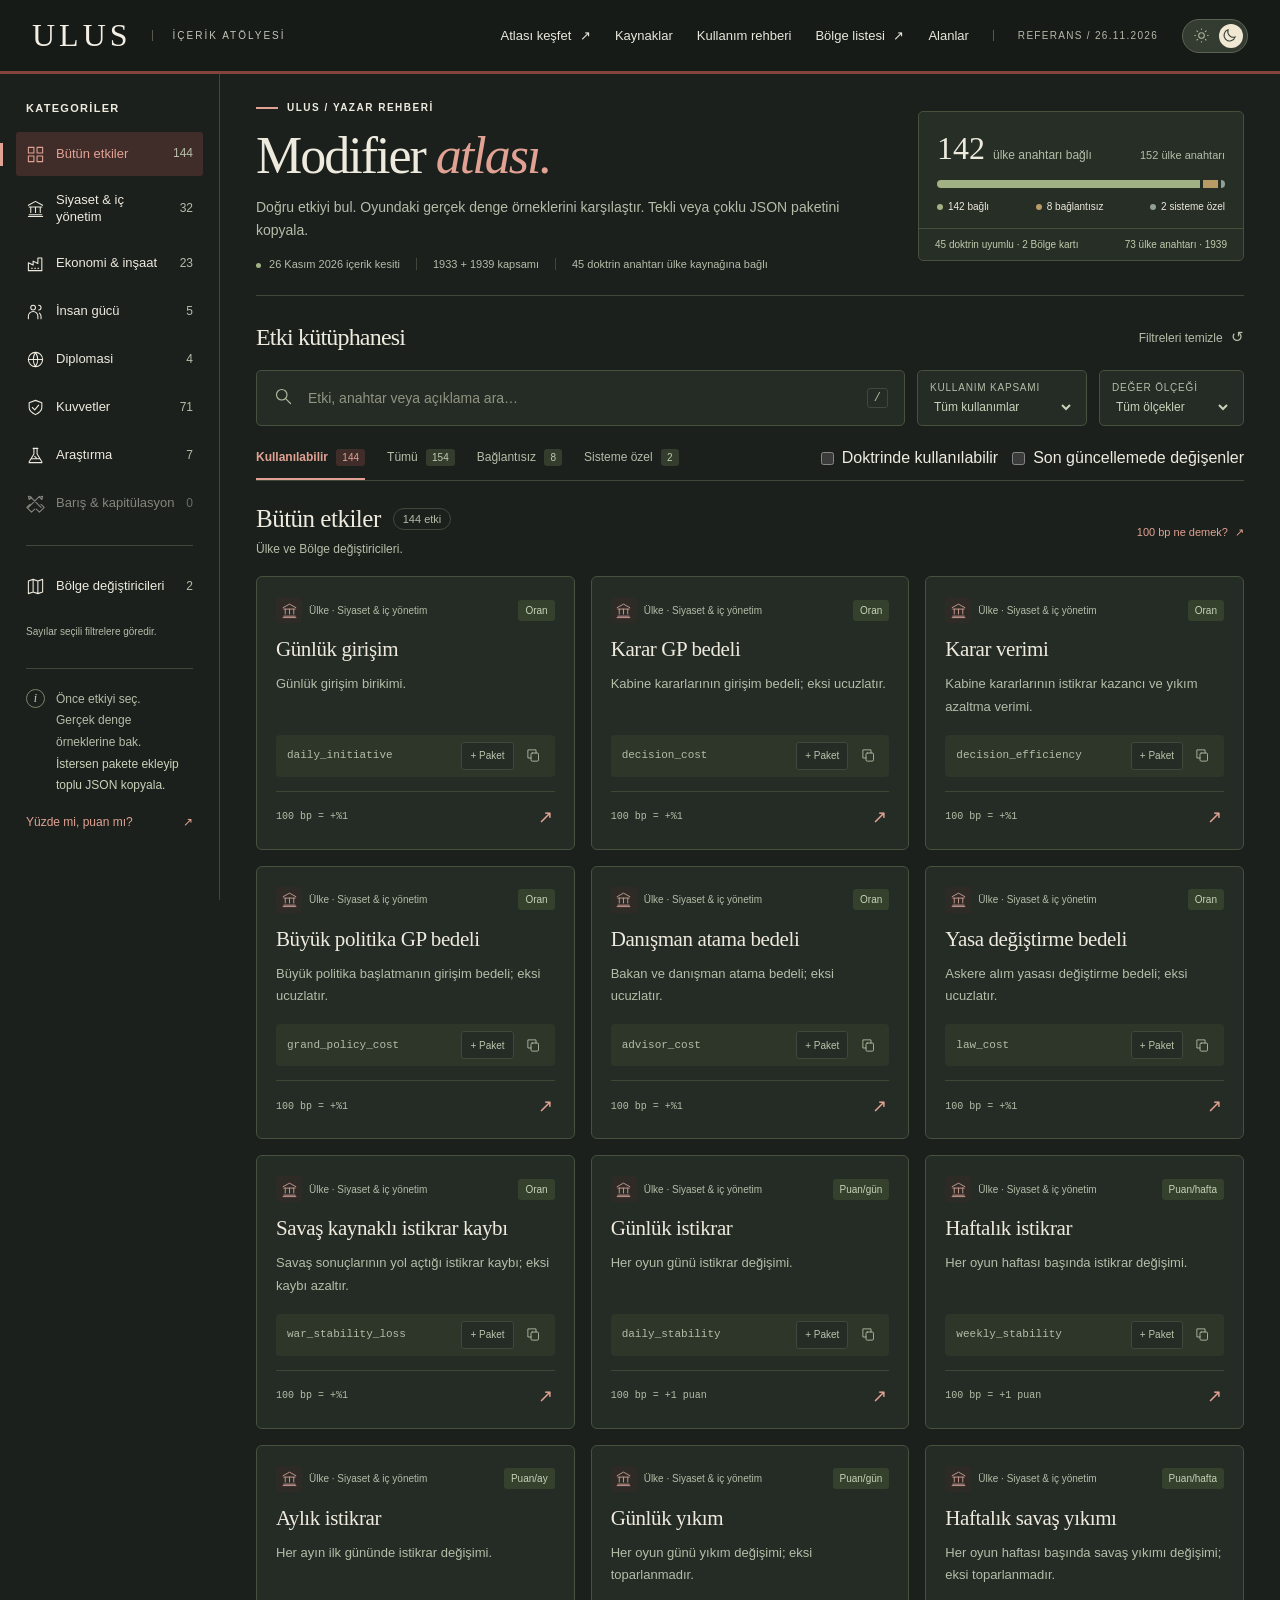
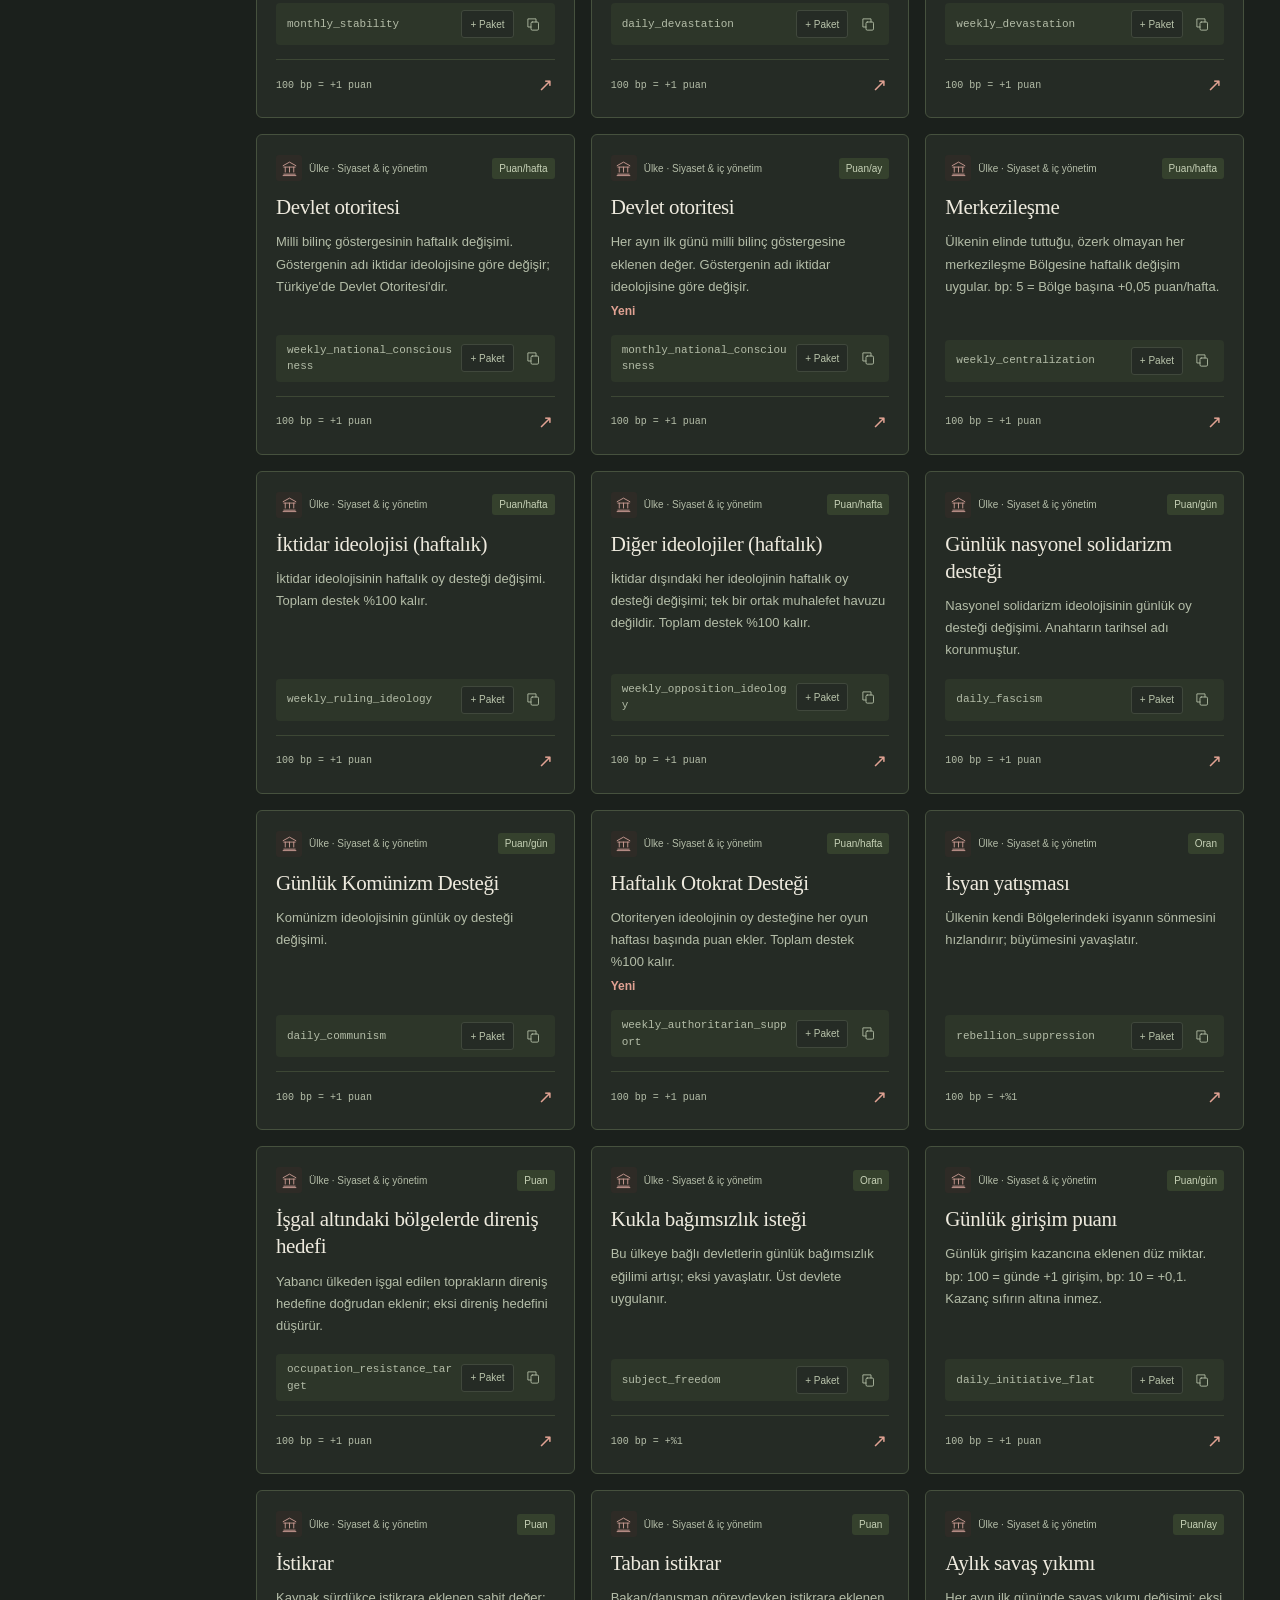
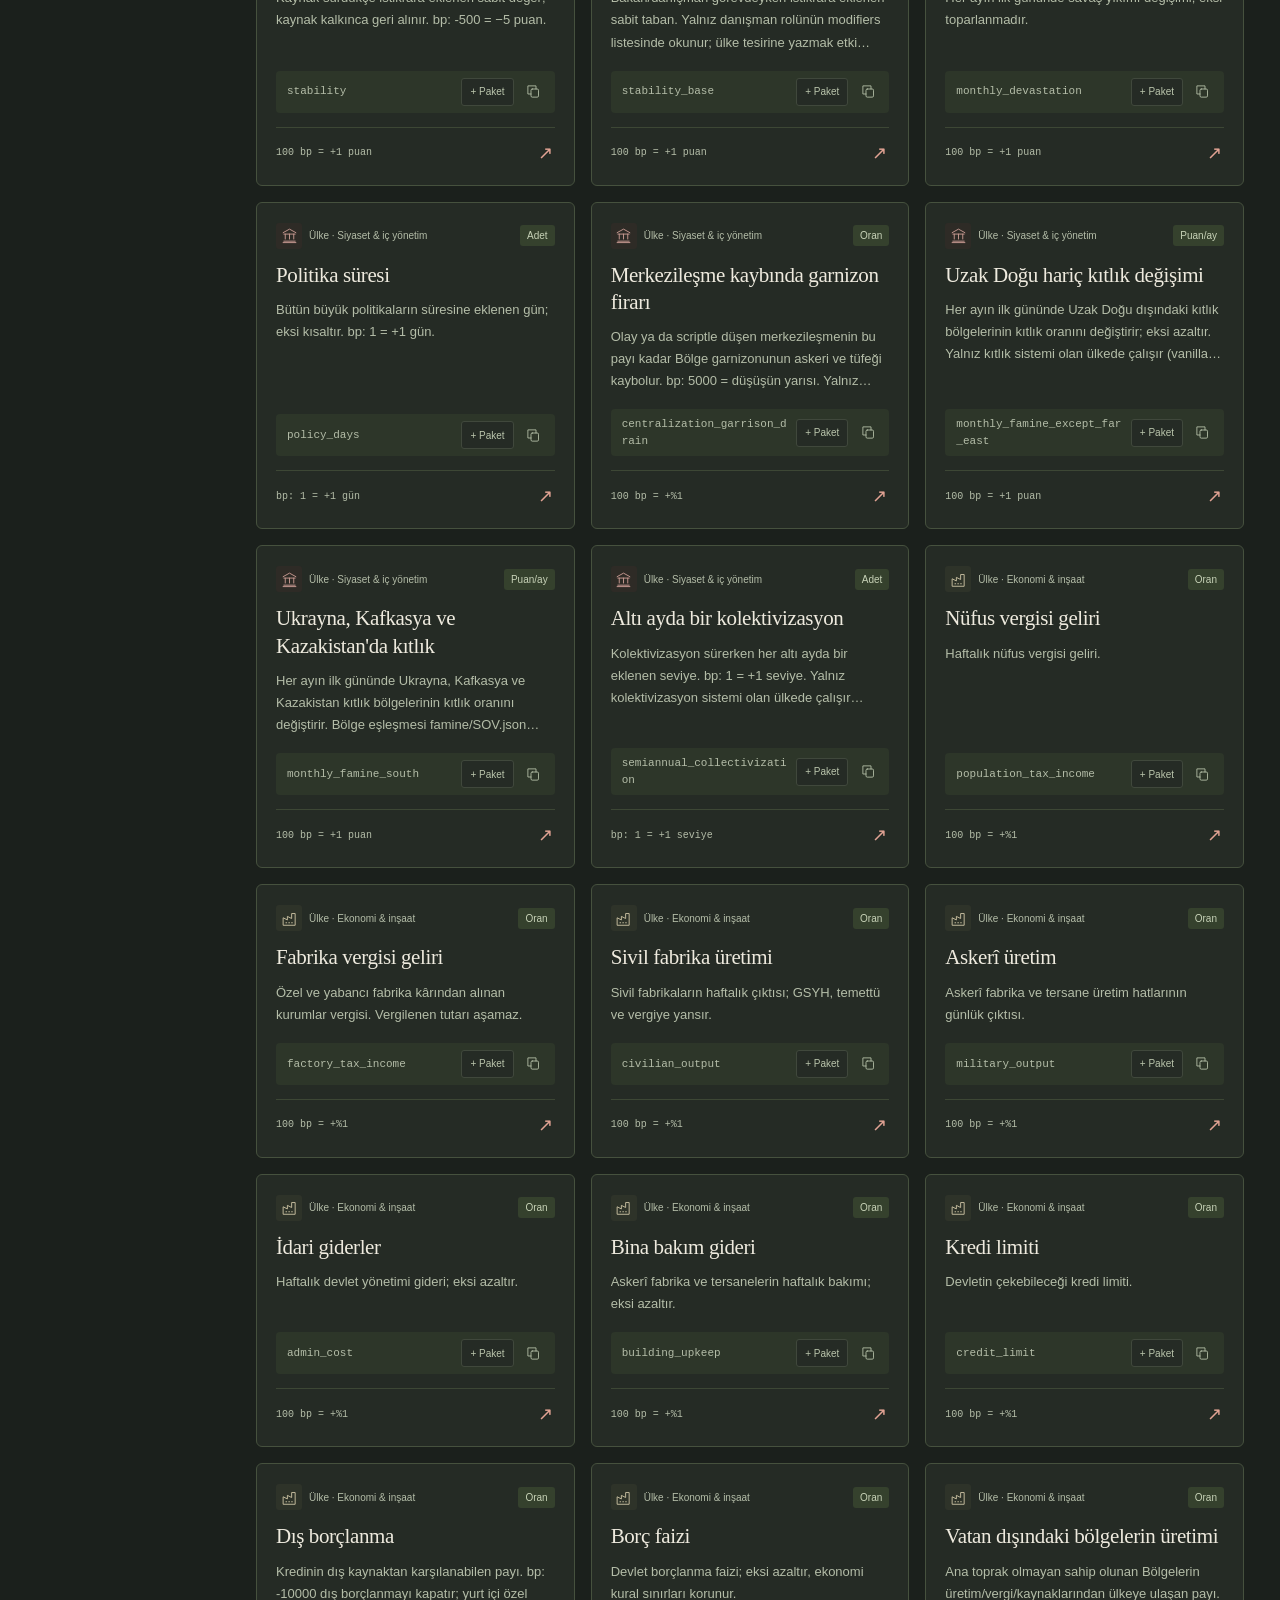
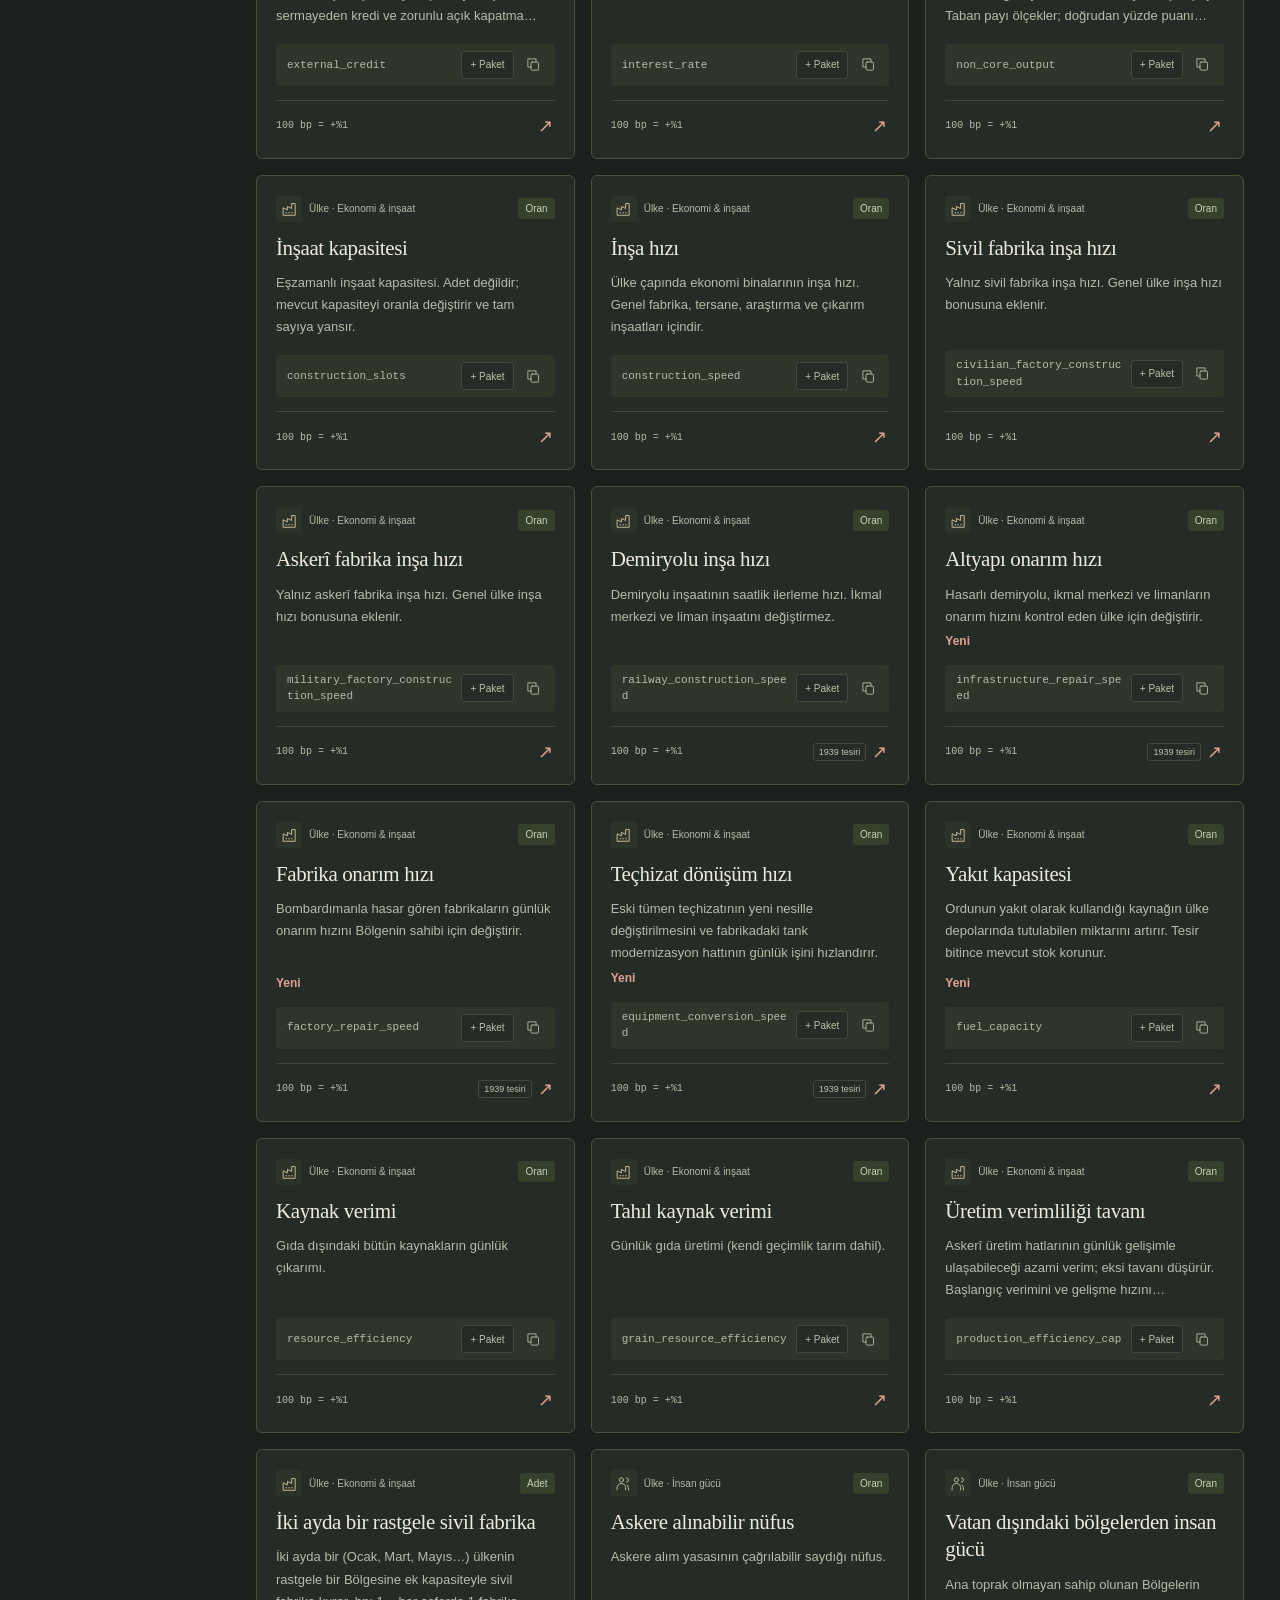
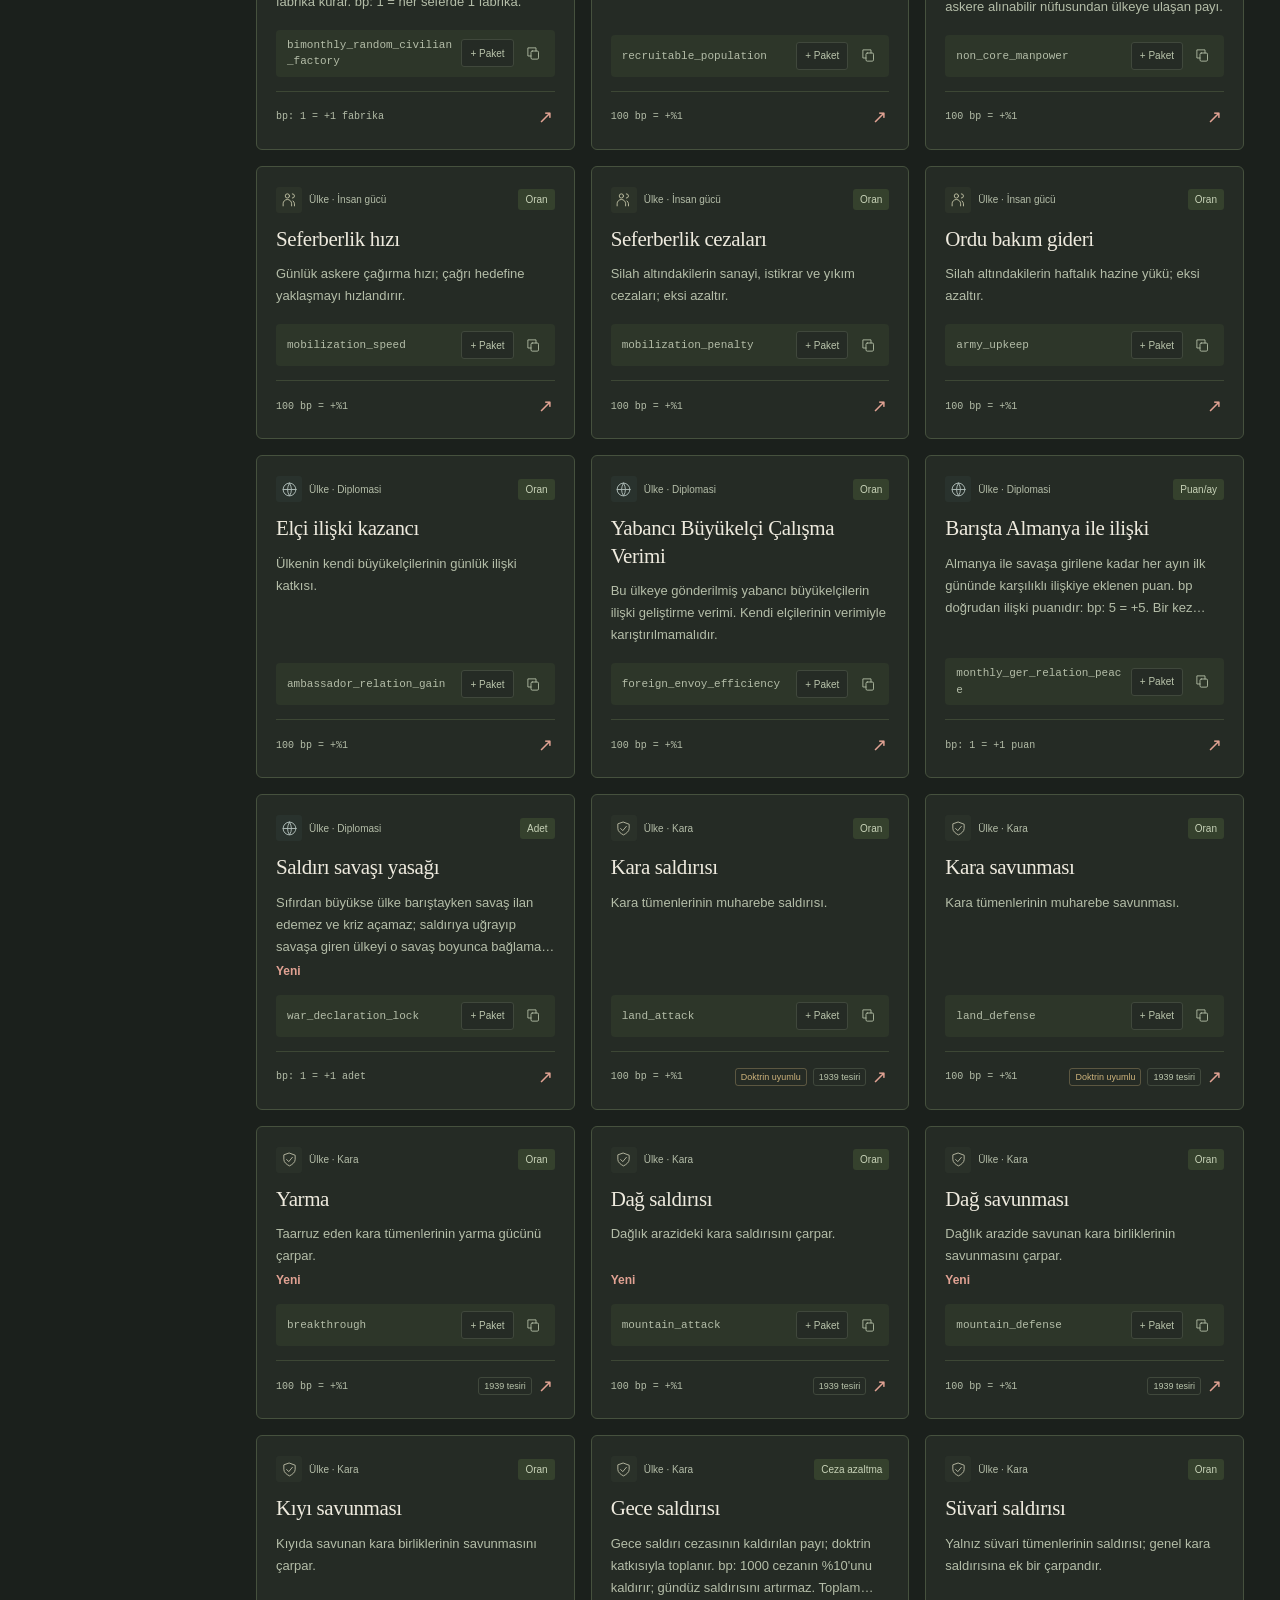
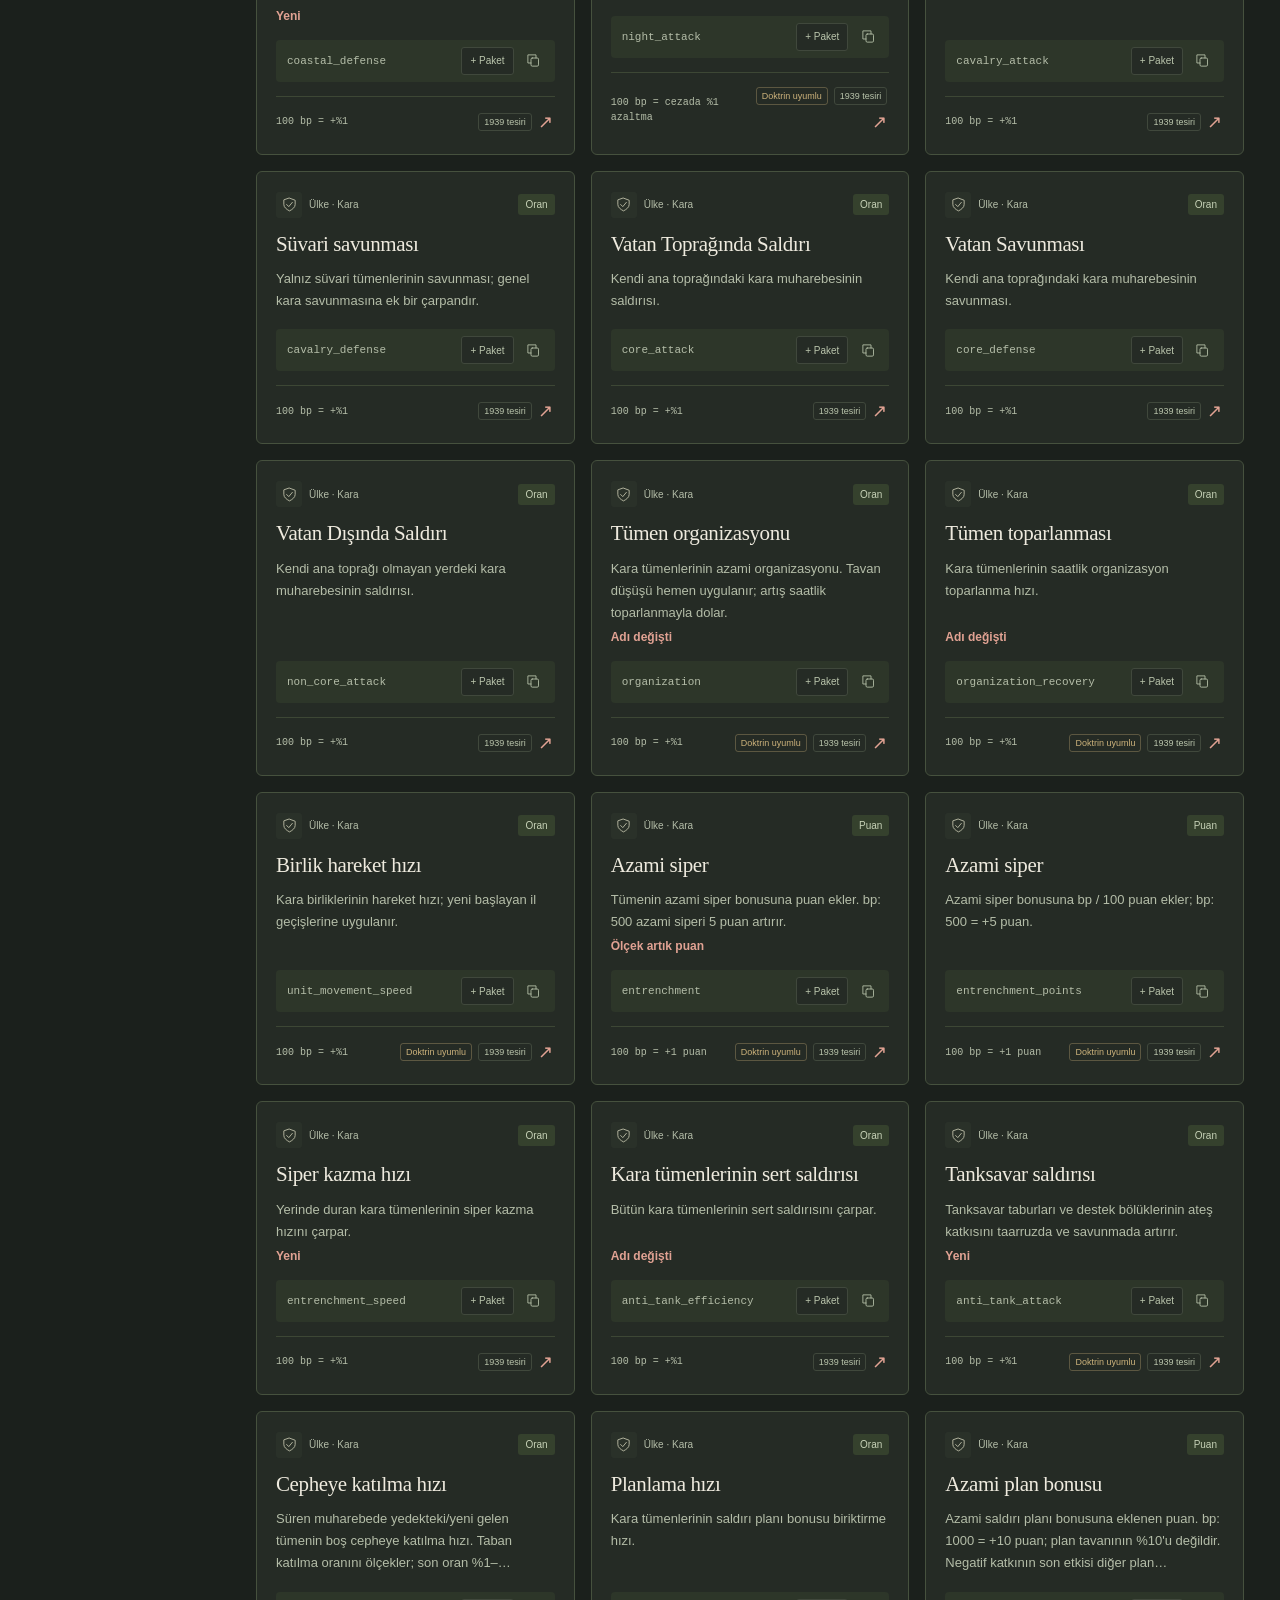
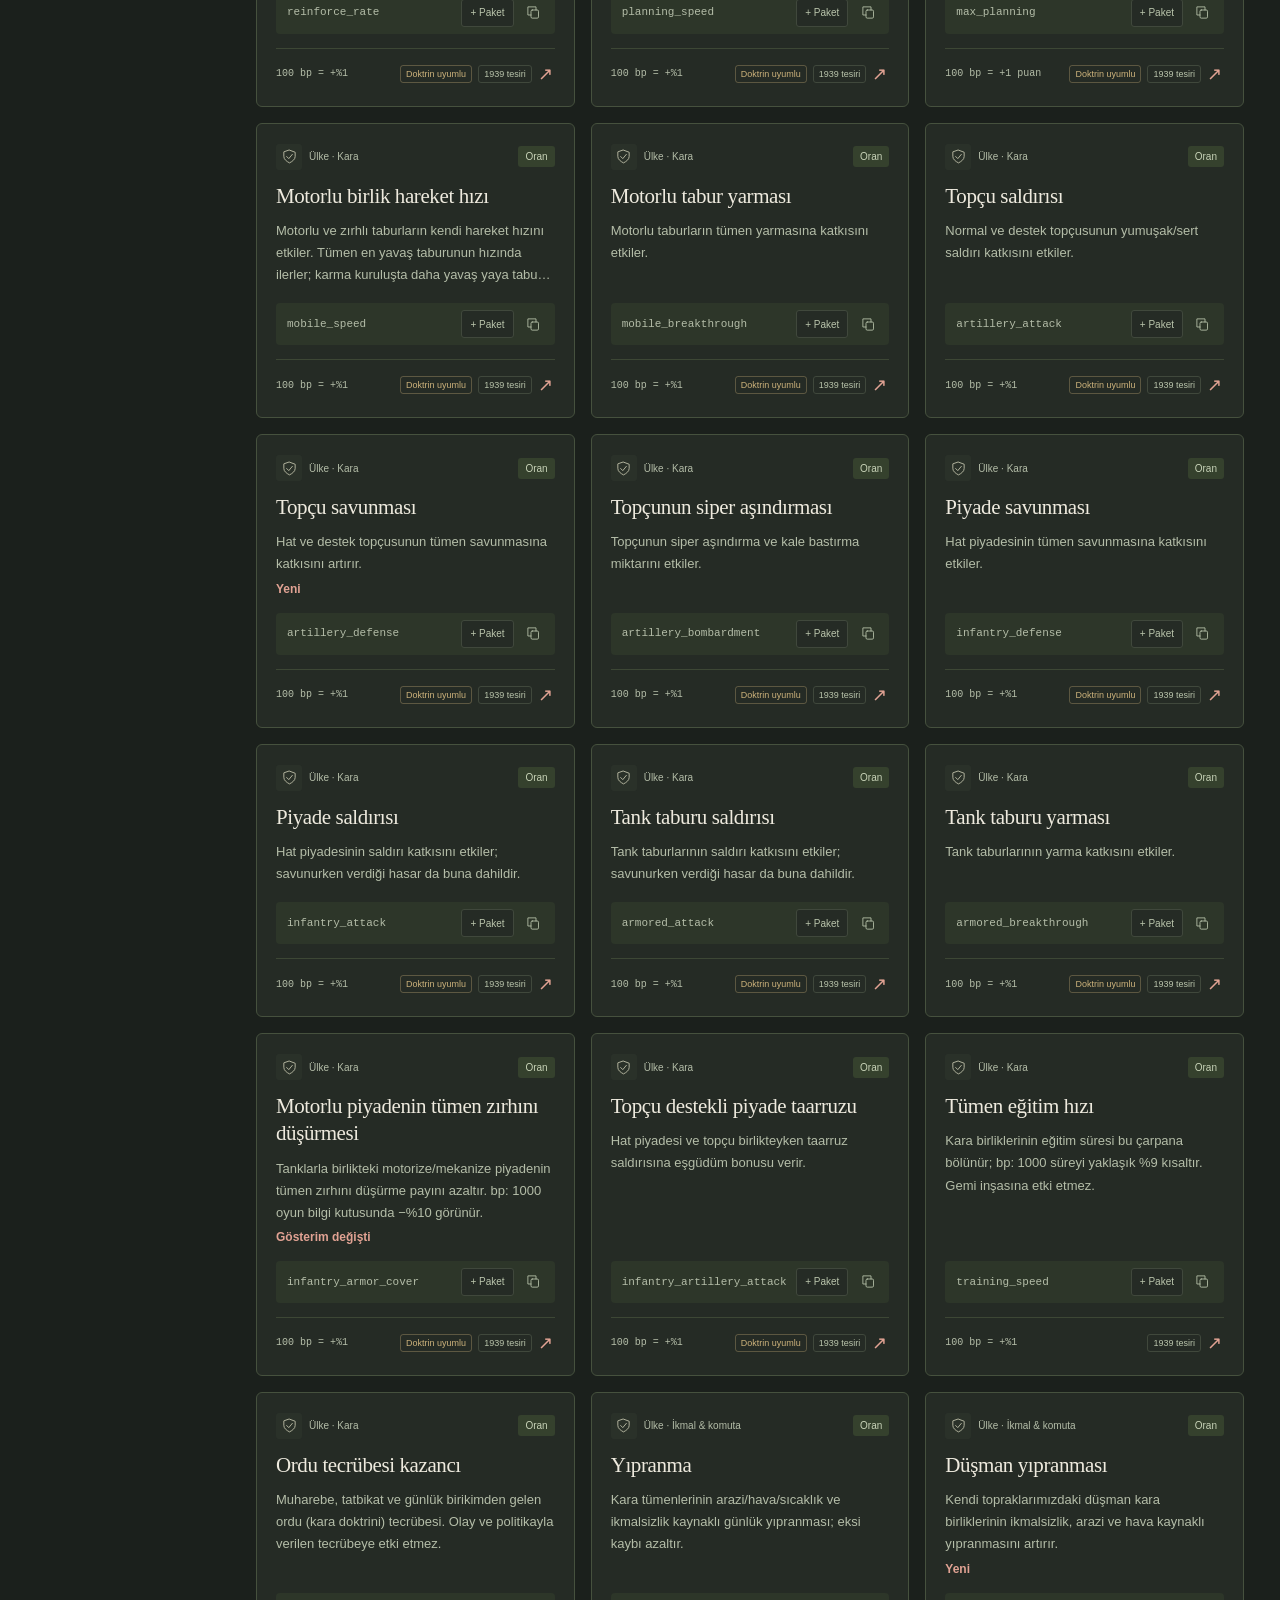
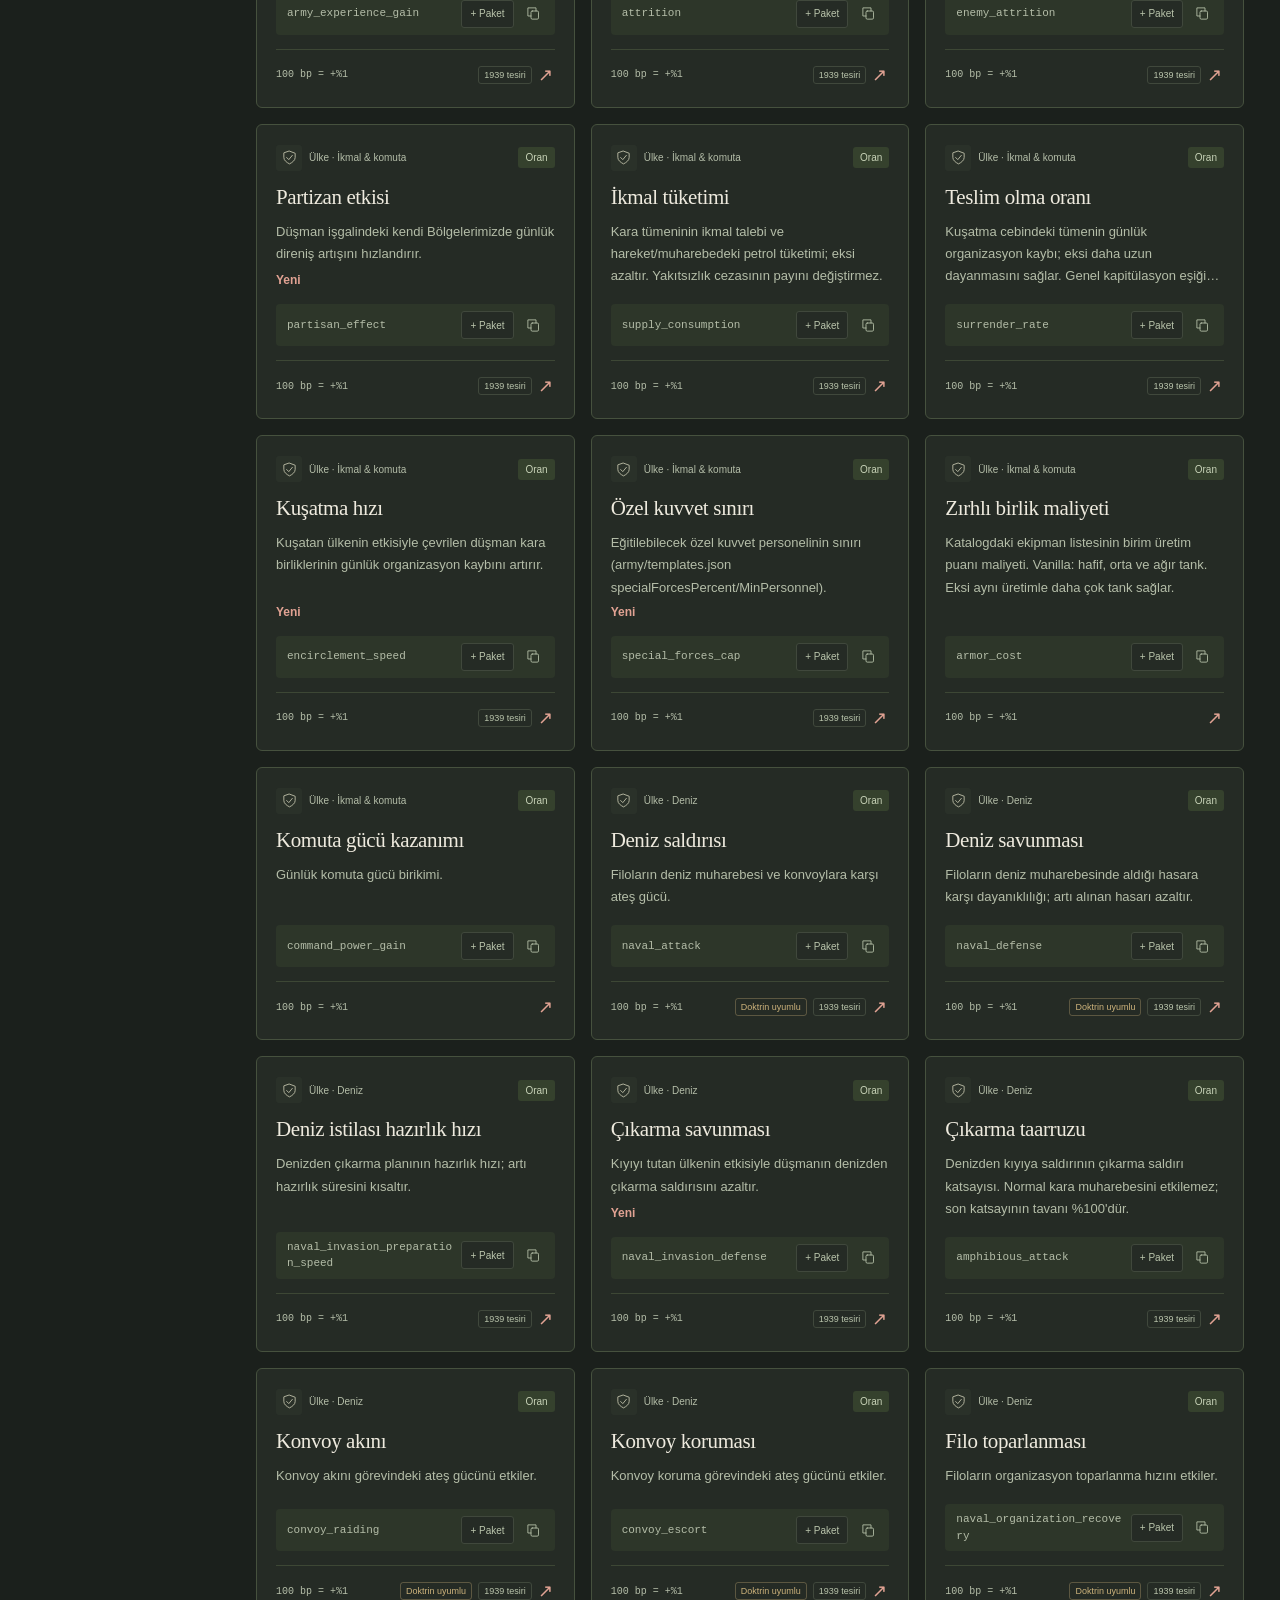
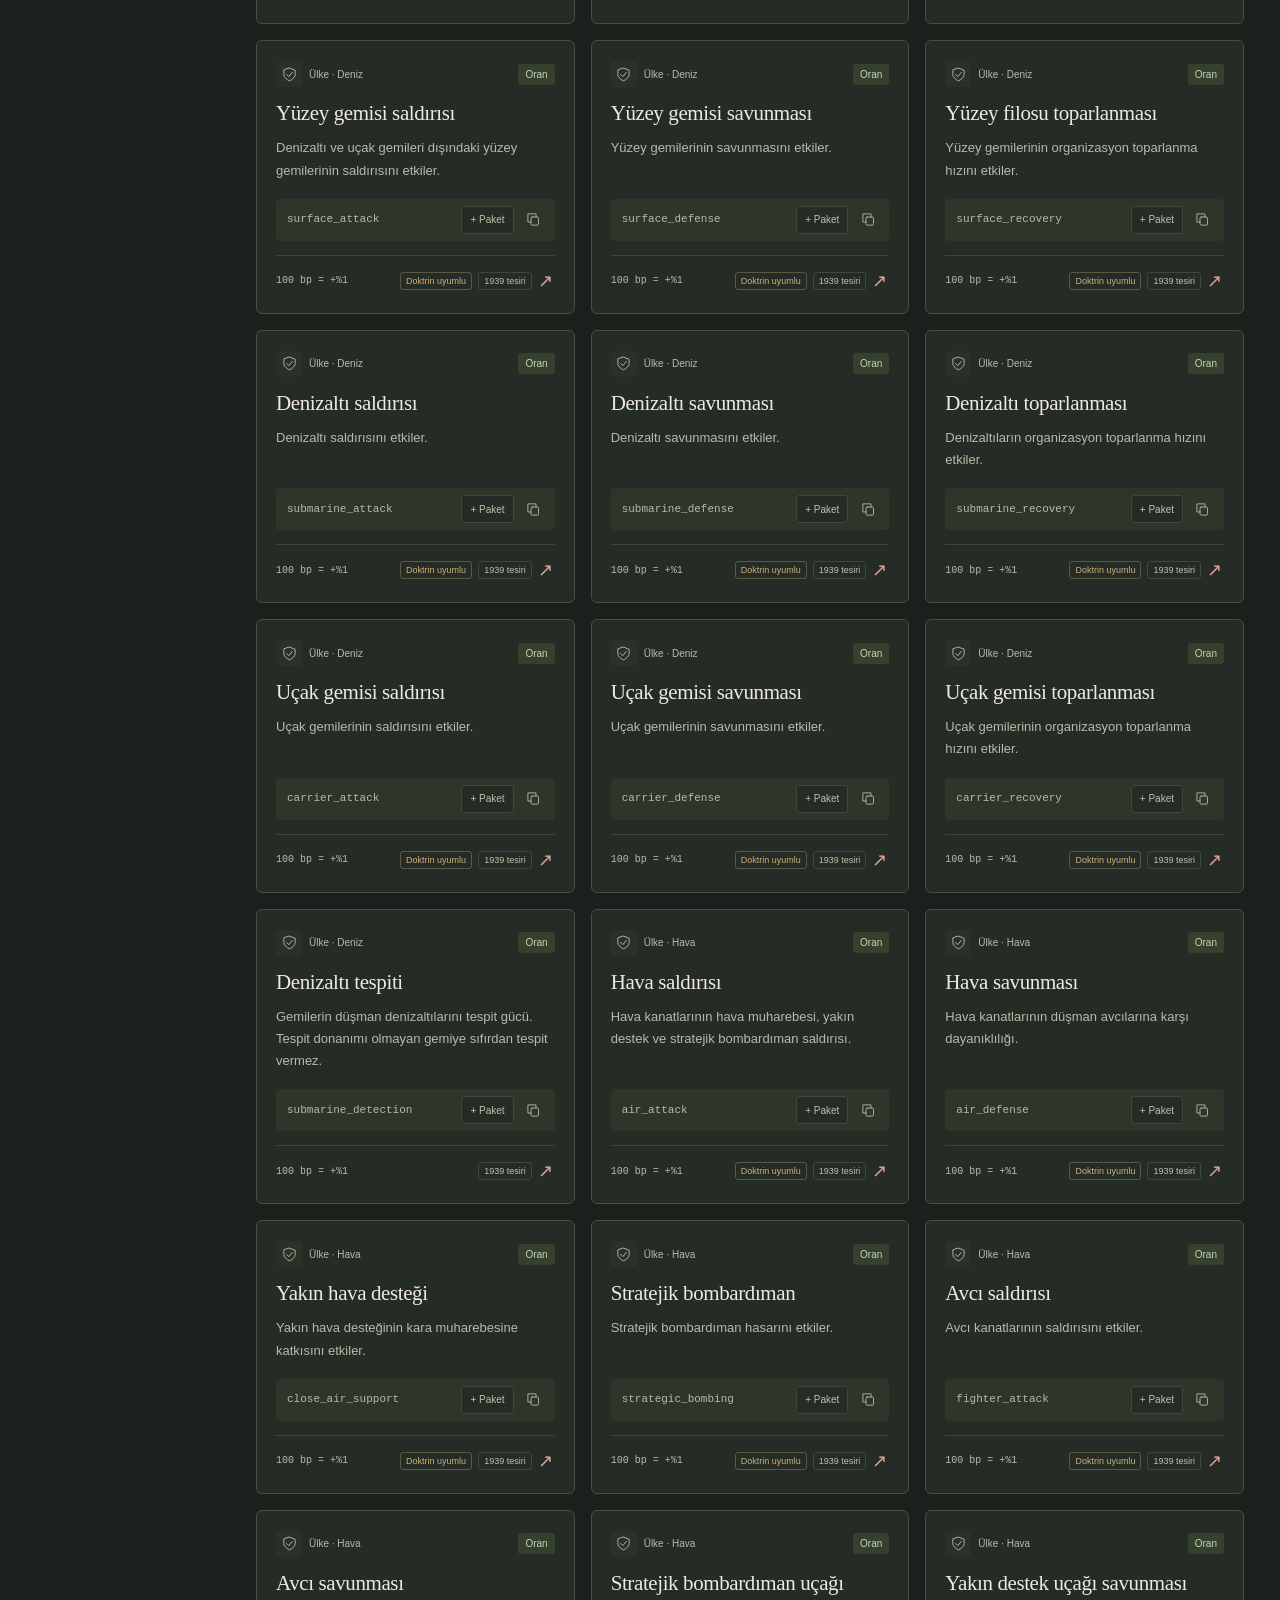
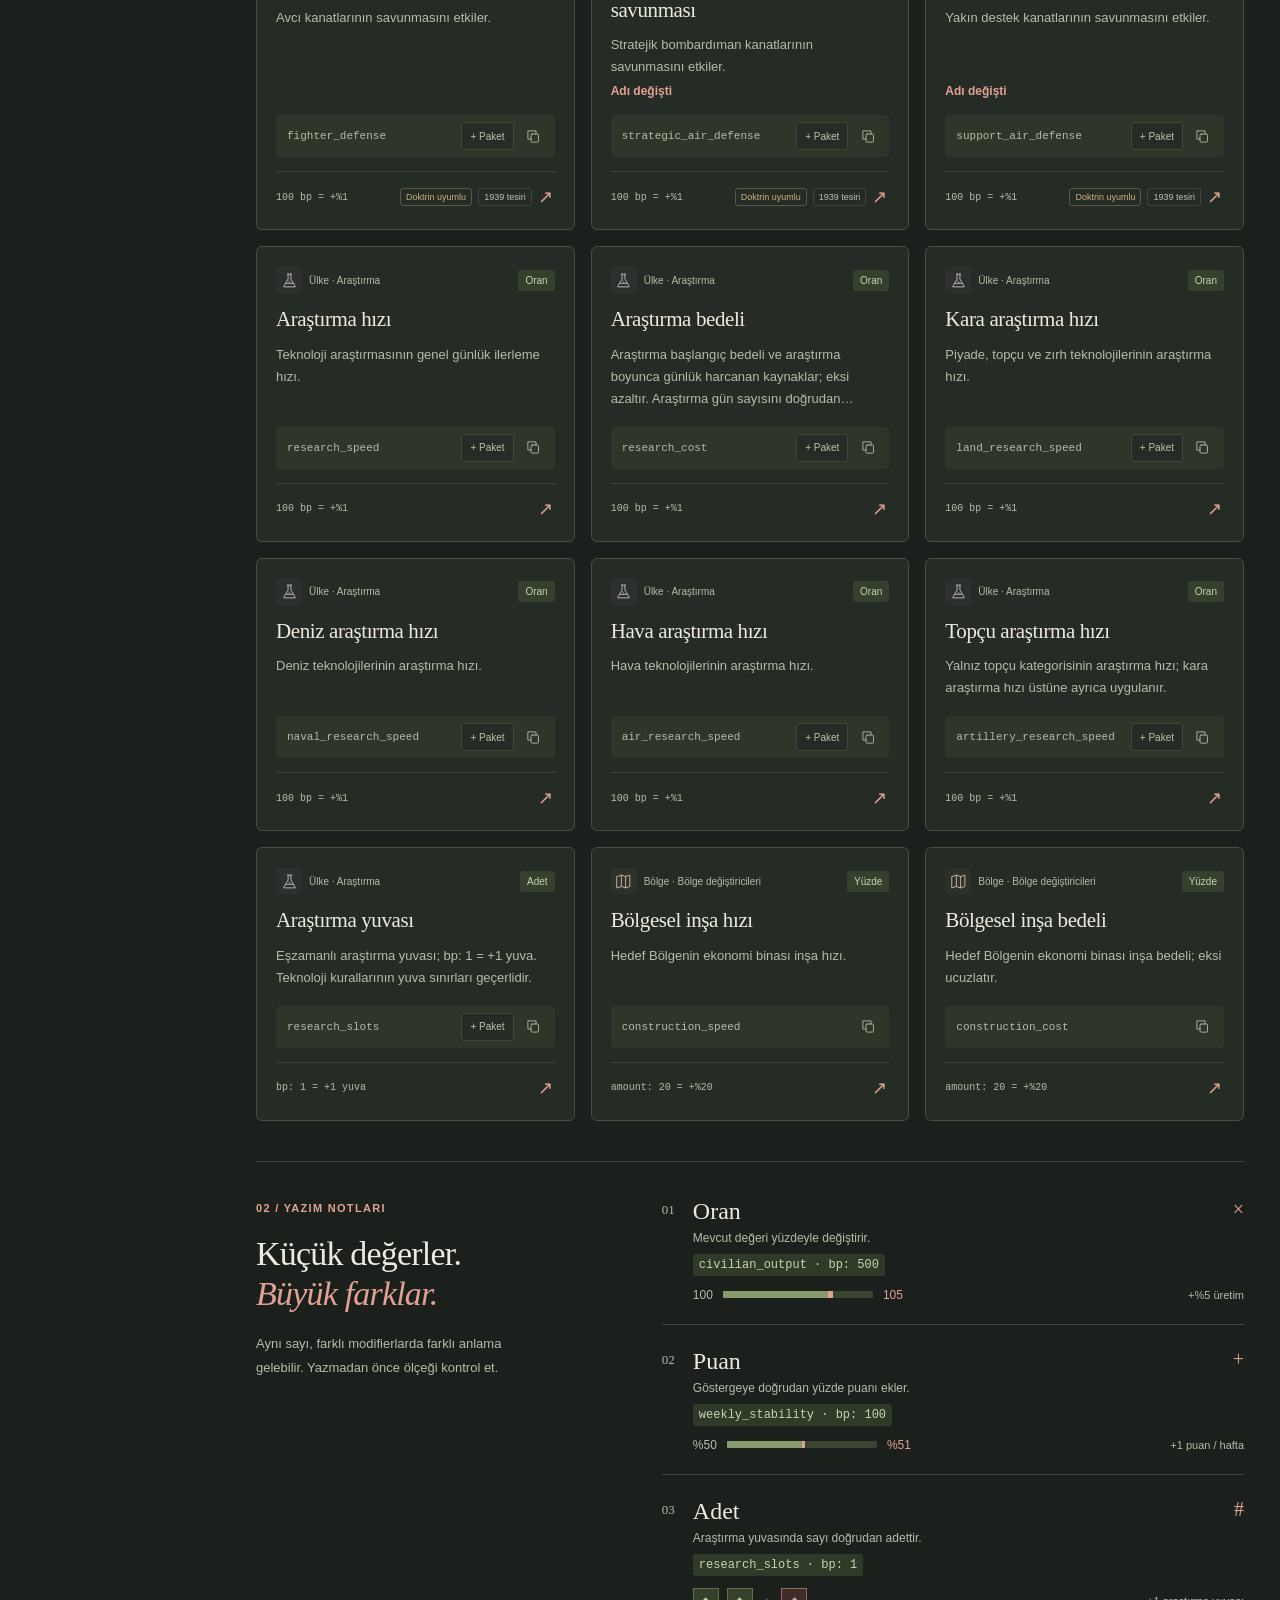
<file: index.html>
<!doctype html>
<html lang="tr" data-theme="dark">
<head>
  <meta charset="utf-8">
  <meta name="viewport" content="width=device-width, initial-scale=1">
  <meta name="theme-color" content="#252724">
  <meta name="description" content="ULUS içerik yazarları için modifier atlası. Kategorileri keşfedin, oyundaki gerçek denge örneklerini görün ve tekli veya çoklu JSON paketlerini kopyalayın.">
  <title>Modifier Atlası · ULUS</title>
  <script>window.ATLAS_VERSION='202611261514';(()=>{const check=()=>{try{fetch('version.json?t='+Date.now(),{cache:'no-store'}).then(r=>r.ok?r.json():null).then(v=>{if(!v||!v.version||v.version===window.ATLAS_VERSION)return;const u=new URL(location.href);if(u.searchParams.get('_v')===v.version)return;u.searchParams.set('_v',v.version);location.replace(u.href);}).catch(()=>{});}catch(e){}};check();addEventListener('pageshow',e=>{if(e.persisted)check();});document.addEventListener('visibilitychange',()=>{if(document.visibilityState==='visible')check();});document.addEventListener('DOMContentLoaded',()=>{for(const n of document.querySelectorAll('[data-atlas-version]'))n.textContent='Sürüm '+window.ATLAS_VERSION;});})();</script>
  <script src="theme.js?v=202611261514"></script>
  <link rel="icon" href="favicon.svg" type="image/svg+xml">
  <link rel="stylesheet" href="style.css?v=202611261514">
  <link rel="stylesheet" href="theme.css?v=202611261514">
  <link rel="stylesheet" href="atlas.css?v=202611261514">
  <script src="data.js?v=202611261514" defer></script>
  <script src="app.js?v=202611261514" defer></script>
</head>
<body>
  <a class="skip-link" href="#catalogue">Kataloğa geç</a>
  <header class="topbar">
    <a class="brand" href="./" aria-label="ULUS Modifier Atlası ana sayfa">ULUS<span>İÇERİK ATÖLYESİ</span></a>
    <nav aria-label="Üst menü"><a href="#catalogue">Atlası keşfet <span>↗</span></a><a href="kaynaklar.html">Kaynaklar</a><a href="#guide" class="guide-nav">Kullanım rehberi</a><a href="bolgeler.html">Bölge listesi <span>↗</span></a><a href="alanlar.html">Alanlar</a><span class="edition">REFERANS / 22.11.2026</span><button type="button" class="theme-toggle" id="themeToggle" aria-label="Karanlık mod" aria-pressed="true" title="Aydınlık moda geç"><svg class="theme-sun" viewBox="0 0 24 24" fill="none" stroke="currentColor" stroke-width="1.5" aria-hidden="true"><circle cx="12" cy="12" r="4"/><path d="M12 2v2m0 16v2M2 12h2m16 0h2M5 5l2 2m10 10 2 2M5 19l2-2M17 7l2-2"/></svg><svg class="theme-moon" viewBox="0 0 24 24" fill="none" stroke="currentColor" stroke-width="1.5" aria-hidden="true"><path d="M20 14A8 8 0 0 1 10 4a8 8 0 1 0 10 10Z"/></svg></button></nav>
  </header>

  <div class="layout">
    <aside class="sidebar" aria-label="Kategoriler">
      <div class="sidebar-heading"><span class="small-cap">KATEGORİLER</span></div>
      <div id="categoryNav" class="category-nav"></div>
      <p class="nav-count-hint">Sayılar seçili filtrelere göredir.</p>
      <div class="sidebar-note"><span class="note-symbol">i</span><p>Önce etkiyi seç.<br>Gerçek denge örneklerine bak.<br><strong>İstersen pakete ekleyip toplu JSON kopyala.</strong></p></div>
      <a class="sidebar-guide" href="#guide">Yüzde mi, puan mı?<span>↗</span></a>
    </aside>

    <main>
      <section class="hero" aria-labelledby="pageTitle">
        <div class="hero-copy">
          <div class="eyebrow"><span class="red-line"></span>ULUS / YAZAR REHBERİ</div>
          <h1 id="pageTitle">Modifier <em>atlası.</em></h1>
          <p>Doğru etkiyi bul. Oyundaki gerçek denge örneklerini karşılaştır. Tekli veya çoklu JSON paketini kopyala.</p>
          <div class="hero-meta"><span><i class="live-dot"></i> 22 Kasım 2026 içerik kesiti</span><span>1933 + 1939 kapsamı</span><span>45 doktrin anahtarı ülke kaynağına bağlı</span></div>
        </div>
        <div class="atlas-graphic" aria-label="149 ülke anahtarının 139'u genel kullanıma bağlı, 8'i bağlantısız, 2'si sisteme özel">
          <div class="overview-heading"><strong>139 <span>ülke anahtarı bağlı</span></strong><span>149 ülke anahtarı</span></div>
          <div class="overview-bar" aria-hidden="true"><i></i><b></b><span></span></div>
          <div class="chart-legend"><span><i class="dot active-dot"></i>139 bağlı</span><span><i class="dot inactive-dot"></i>8 bağlantısız</span><span><i class="dot system-dot"></i>2 sisteme özel</span></div>
          <div class="graphic-bottom"><span>45 doktrin uyumlu · 2 Bölge kartı</span><span>72 ülke anahtarı · 1939</span></div>
        </div>
      </section>

      <section class="catalogue" id="catalogue" aria-labelledby="catalogueTitle">
        <div class="catalogue-top"><div><h2 id="catalogueTitle">Etki kütüphanesi</h2></div><button class="text-button" id="resetFilters">Filtreleri temizle <span>↺</span></button></div>
        <div class="search-row"><div class="search-box"><span id="searchIcon" aria-hidden="true"></span><input id="searchInput" type="search" placeholder="Etki, anahtar veya açıklama ara…" autocomplete="off" aria-label="Modifier ara"><kbd>/</kbd></div><label class="scenario-select"><span>Kullanım kapsamı</span><select id="scenarioSelect" aria-label="Senaryo kapsamı"><option value="all">Tüm kullanımlar</option><option value="1939">1939 başlangıç tesiri</option></select></label><label class="scenario-select scale-select"><span>Değer ölçeği</span><select id="unitSelect" aria-label="Değer ölçeği"><option value="all">Tüm ölçekler</option><option value="ratio">Oran · %</option><option value="points">Puan · +</option><option value="count">Adet · #</option></select></label></div>
        <div class="filter-row">
          <div class="status-tabs" role="group" aria-label="Çalışma durumu"><button data-status="active" class="selected" aria-pressed="true">Kullanılabilir <b>141</b></button><button data-status="all" aria-pressed="false">Tümü <b>151</b></button><button data-status="inactive" aria-pressed="false">Bağlantısız <b>8</b></button><button data-status="system" aria-pressed="false">Sisteme özel <b>2</b></button></div>
          <div class="catalogue-toggles" role="group" aria-label="Ek filtreler">
            <label><input type="checkbox" id="doctrineFilter"> Doktrinde kullanılabilir</label>
            <label><input type="checkbox" id="changesFilter"> Son güncellemede değişenler</label>
          </div>
        </div>
        <div id="scopeNote" class="scope-note" hidden></div>
        <div class="results-heading"><div><div class="results-title"><h3 id="currentCategory">Bütün etkiler</h3><span class="result-count" id="resultCount" role="status" aria-live="polite"></span></div><p id="categoryDescription"></p></div><a class="scale-help" href="#guide">100 bp ne demek? <span>↗</span></a></div>
        <div id="armyFilters" class="army-filters" role="group" aria-label="Kuvvet alanı" hidden></div>
        <div id="cards" class="cards"></div>
        <div class="empty-state" id="emptyState" hidden><span>⌕</span><h3>Bu filtrelerde etki bulunamadı.</h3><p id="emptyHint">Başka bir kelime deneyebilir veya filtreleri temizleyebilirsin.</p><p><a id="resourceSearchLink" class="resource-search-link" href="kaynaklar.html">Kaynaklar bölümünde ara ↗</a></p><button id="emptyReset">Filtreleri temizle</button><button id="emptyAllStatuses" class="secondary-action" hidden>Tüm durumları göster</button></div>
      </section>

      <section class="guide" id="guide" aria-labelledby="guideTitle">
        <div class="guide-title"><span class="small-cap section-number">02 / YAZIM NOTLARI</span><h2 id="guideTitle">Küçük değerler.<br><em>Büyük farklar.</em></h2><p>Aynı sayı, farklı modifierlarda farklı anlama gelebilir. Yazmadan önce ölçeği kontrol et.</p></div>
        <div class="guide-content">
          <article class="scale-row"><span class="scale-number">01</span><div><h3>Oran <span>×</span></h3><p>Mevcut değeri yüzdeyle değiştirir.</p><code>civilian_output · bp: 500</code><div class="scale-demo"><span>100</span><div class="demo-bar"><i style="width:70%"></i><b style="width:3.5%"></b></div><strong>105</strong><small>+%5 üretim</small></div></div></article>
          <article class="scale-row"><span class="scale-number">02</span><div><h3>Puan <span>+</span></h3><p>Göstergeye doğrudan yüzde puanı ekler.</p><code>weekly_stability · bp: 100</code><div class="scale-demo"><span>%50</span><div class="demo-bar"><i style="width:50%"></i><b style="width:1%"></b></div><strong>%51</strong><small>+1 puan / hafta</small></div></div></article>
          <article class="scale-row"><span class="scale-number">03</span><div><h3>Adet <span>#</span></h3><p>Araştırma yuvasında sayı doğrudan adettir.</p><code>research_slots · bp: 1</code><div class="slot-demo" aria-label="İki yuvaya bir yuva eklenir"><i>◆</i><i>◆</i><span>+</span><b>◆</b><small>+1 araştırma yuvası</small></div></div></article>
        </div>
      </section>

      <section class="notes-grid" aria-label="Kullanım sınırları">
        <article><span class="small-cap">KAYNAK & DEĞER</span><h3>Ülke kaynağında en fazla 16 etki.</h3><p>Genel ülke kaynağında aynı anahtarı tekrarlama. Sabit değer −10000…10000 bp aralığında ve sıfırdan farklı olmalı. 45 doktrin anahtarının tamamı hem doktrinlerde hem ülke kaynaklarında çalışır.</p></article>
        <article><span class="small-cap">SENARYO KAPSAMI</span><h3>1939 için etiketi kontrol et.</h3><p>1939 başlangıç tesirleri yalnız işaretli 72 anahtarın yazılı bp değerini okur. Bu yolda koşul, süre, yükseltme ve değişkene bağlı dinamik hesap uygulanmaz.</p></article>
        <article><span class="small-cap">TOPLAM & SINIR</span><h3>Bonuslar önce toplanır.</h3><p>Aynı anahtarın kaynakları toplanır. Normal oran çarpanı %10–%300 aralığında tutulur; −%100 her oranı sıfırlamaz. Dış borçlanma, puan ve adet anahtarları kendi sınırlarını kullanır.</p></article>
        <article><span class="small-cap">DİNAMİK İÇERİK</span><h3>Değer hikâyeyle değişebilir.</h3><p>Genel ülke kaynağında <code>"dynamic": true</code> kullan. Formül: bp + değişken × factor. Kaynağı önce ülkeye ver; ardından <code>add_modifier</code> veya <code>set_modifier</code> ile değiştir. Bu format doktrin tanımına uygulanmaz.</p></article>
      </section>
      <footer><div class="footer-brand">ULUS<span>MODIFIER ATLASI</span></div><p>22 Kasım 2026 · 149 ülke kartı + 2 Bölge kartı · 45 doktrin uyumlu</p><span class="footer-version" data-atlas-version></span><a href="#pageTitle">Başa dön ↑</a></footer>
    </main>
  </div>

  <div class="bundle-bar" id="bundleBar" hidden role="region" aria-label="Modifier paket oluşturucu">
    <div class="bundle-bar-info">
      <span class="bundle-badge" id="bundleCount">0 / 16</span>
      <div>
        <strong id="bundleTitle">Tesir paketi</strong>
        <small id="bundleSummary">Seçili etkileri tek JSON bloğu olarak kopyala</small>
      </div>
    </div>
    <div class="bundle-bar-actions">
      <button type="button" class="bundle-secondary" id="openBundle">Paketi düzenle</button>
      <button type="button" class="bundle-primary" id="copyBundleQuick">JSON'u kopyala</button>
      <button type="button" class="bundle-clear" id="clearBundleQuick" aria-label="Paketi temizle" title="Paketi temizle">✕</button>
    </div>
  </div>

  <dialog id="detailDialog" aria-labelledby="detailTitle"><div class="dialog-head"><span id="detailEyebrow" class="small-cap"></span><button id="closeDialog" class="icon-button" aria-label="Ayrıntıyı kapat">✕</button></div><div id="detailContent"></div></dialog>
  <dialog id="bundleDialog" aria-labelledby="bundleDialogTitle"><div class="dialog-head"><span class="small-cap">ÇOKLU MODIFIER SEPETİ · EN FAZLA 16 ETKİ</span><button id="closeBundleDialog" class="icon-button" aria-label="Paketi kapat">✕</button></div><div id="bundleContent"></div></dialog>
  <div class="toast" id="toast" role="status" aria-live="polite"></div>
  <noscript><p class="noscript">Etkileri aramak ve kartları görüntülemek için tarayıcında JavaScript'i etkinleştir.</p></noscript>
</body>
</html>
</file>
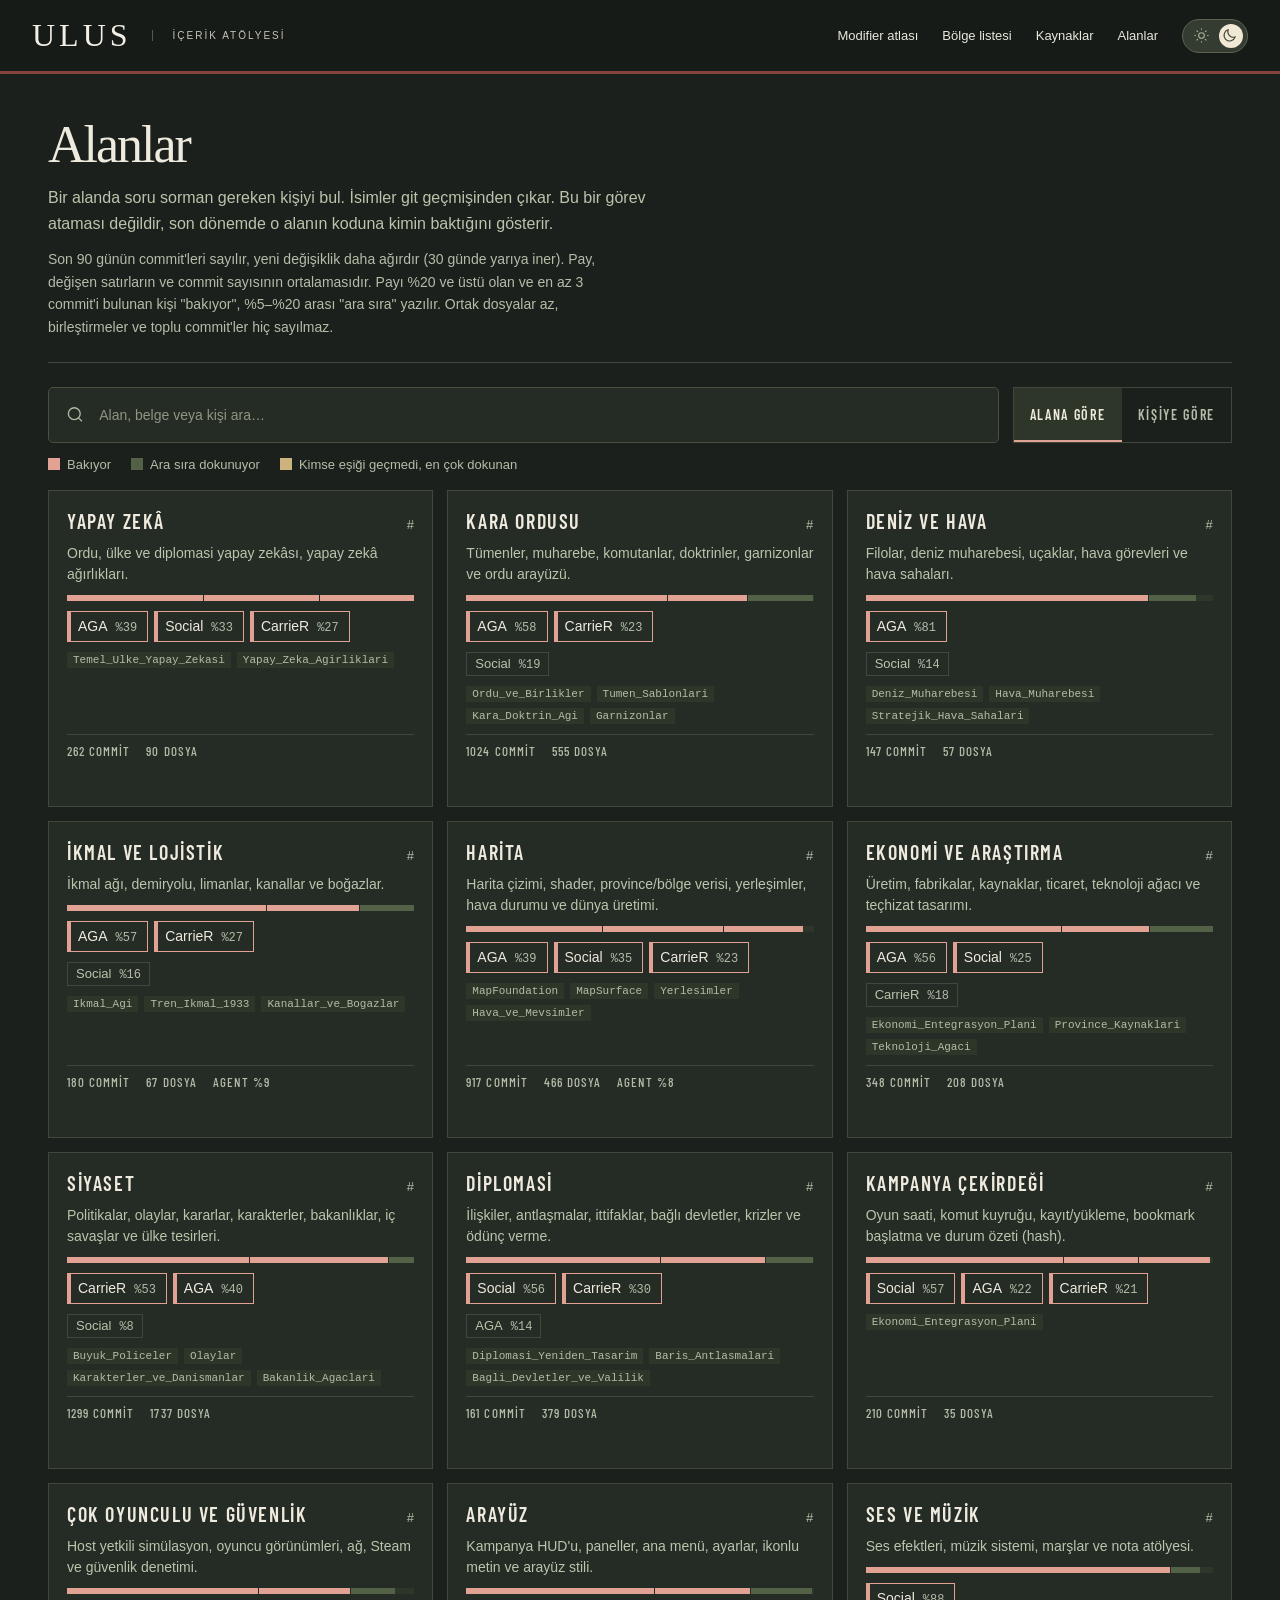
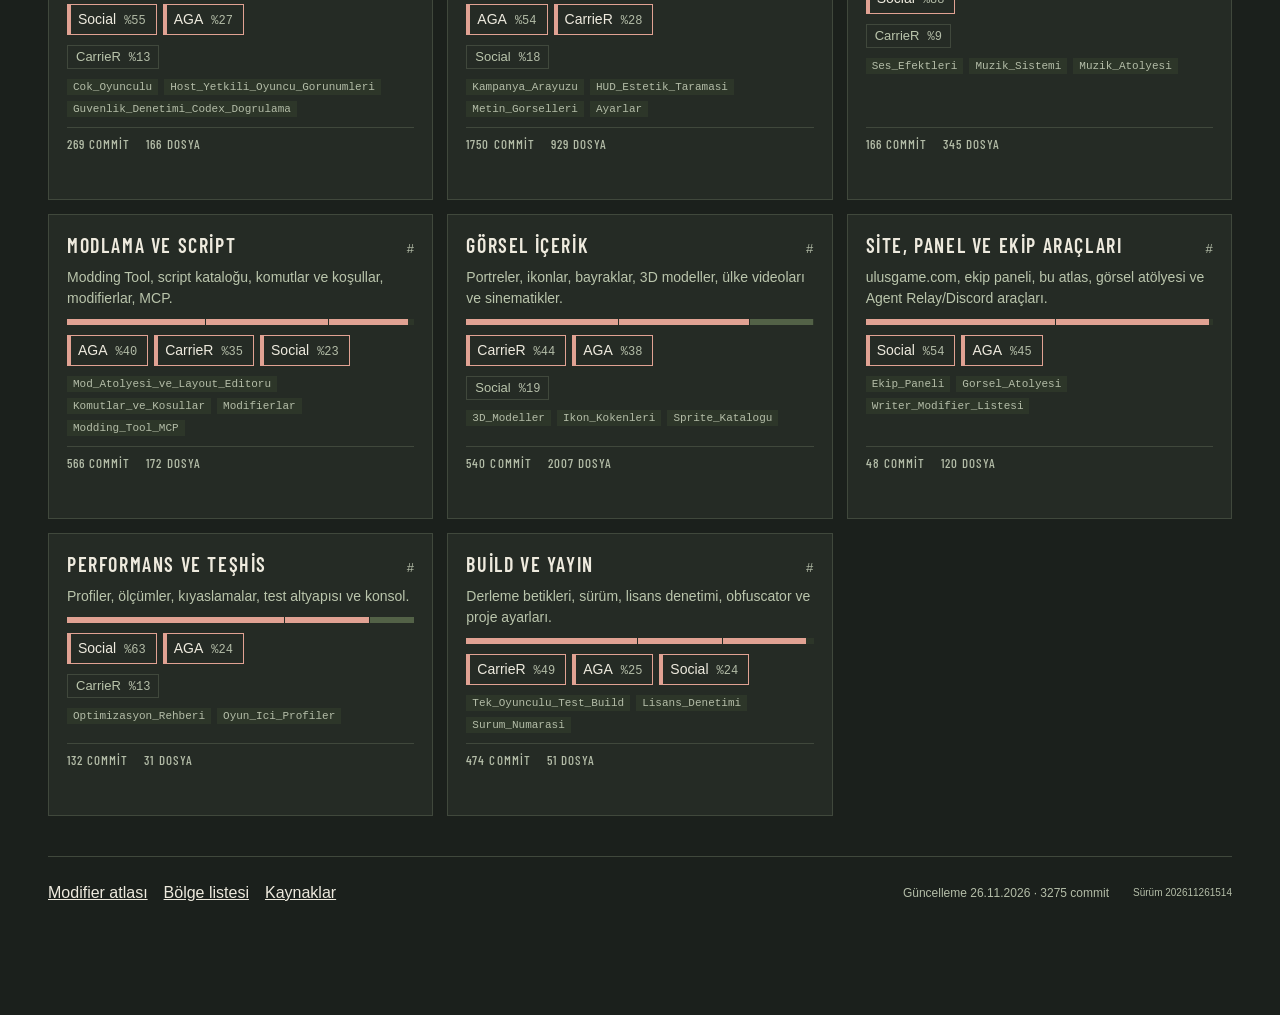
<file: alanlar.html>
<!doctype html>
<html lang="tr" data-theme="dark">
<head>
  <meta charset="utf-8">
  <meta name="viewport" content="width=device-width, initial-scale=1">
  <meta name="theme-color" content="#0d181d">
  <meta name="description" content="ULUS ekibinde hangi alana son dönemde kimin baktığı: git geçmişinden yapay zekâ, ordu, harita, siyaset ve diğer alanlar.">
  <title>Alanlar · ULUS</title>
  <script>window.ATLAS_VERSION='202611261514';(()=>{const check=()=>{try{fetch('version.json?t='+Date.now(),{cache:'no-store'}).then(r=>r.ok?r.json():null).then(v=>{if(!v||!v.version||v.version===window.ATLAS_VERSION)return;const u=new URL(location.href);if(u.searchParams.get('_v')===v.version)return;u.searchParams.set('_v',v.version);location.replace(u.href);}).catch(()=>{});}catch(e){}};check();addEventListener('pageshow',e=>{if(e.persisted)check();});document.addEventListener('visibilitychange',()=>{if(document.visibilityState==='visible')check();});document.addEventListener('DOMContentLoaded',()=>{for(const n of document.querySelectorAll('[data-atlas-version]'))n.textContent='Sürüm '+window.ATLAS_VERSION;});})();</script>
  <script src="theme.js?v=202611261514"></script>
  <link rel="icon" href="favicon.svg" type="image/svg+xml">
  <link rel="preconnect" href="https://fonts.googleapis.com">
  <link rel="preconnect" href="https://fonts.gstatic.com" crossorigin>
  <link rel="stylesheet" href="https://fonts.googleapis.com/css2?family=Barlow+Condensed:wght@500;600&family=Barlow:wght@400;500&family=Oswald:wght@500;600&display=swap">
  <link rel="stylesheet" href="style.css?v=202611261514">
  <link rel="stylesheet" href="atlas.css?v=202611261514">
  <link rel="stylesheet" href="theme.css?v=202611261514">
  <link rel="stylesheet" href="areas.css?v=202611261514">
  <script src="areas-data.js?v=202611261514" defer></script>
  <script src="areas.js?v=202611261514" defer></script>
</head>
<body>
  <a class="skip-link" href="#areaCatalogue">Alanlara geç</a>
  <header class="topbar area-header">
    <a class="brand" href="./" aria-label="ULUS Modifier Atlası ana sayfa">ULUS<span>İÇERİK ATÖLYESİ</span></a>
    <nav aria-label="Üst menü"><a href="./">Modifier atlası</a><a href="bolgeler.html">Bölge listesi</a><a href="kaynaklar.html">Kaynaklar</a><a href="alanlar.html" aria-current="page" class="nav-current">Alanlar</a><button type="button" class="theme-toggle" id="themeToggle" aria-label="Karanlık mod" aria-pressed="true" title="Aydınlık moda geç"><svg class="theme-sun" viewBox="0 0 24 24" fill="none" stroke="currentColor" stroke-width="1.5" aria-hidden="true"><circle cx="12" cy="12" r="4"/><path d="M12 2v2m0 16v2M2 12h2m16 0h2M5 5l2 2m10 10 2 2M5 19l2-2M17 7l2-2"/></svg><svg class="theme-moon" viewBox="0 0 24 24" fill="none" stroke="currentColor" stroke-width="1.5" aria-hidden="true"><path d="M20 14A8 8 0 0 1 10 4a8 8 0 1 0 10 10Z"/></svg></button></nav>
  </header>

  <main class="area-main">
    <section class="area-hero" aria-labelledby="pageTitle">
      <h1 id="pageTitle">Alanlar</h1>
      <p>Bir alanda soru sorman gereken kişiyi bul. İsimler git geçmişinden çıkar. Bu bir görev ataması değildir, son dönemde o alanın koduna kimin baktığını gösterir.</p>
      <p class="area-rule" id="areaRule"></p>
    </section>

    <section id="areaCatalogue" class="area-catalogue" aria-label="Alanlar">
      <div class="area-toolbar">
        <div class="search-box">
          <svg viewBox="0 0 24 24" fill="none" stroke="currentColor" stroke-width="1.6" aria-hidden="true"><circle cx="11" cy="11" r="7"/><path d="m20 20-4-4"/></svg>
          <input id="areaSearch" type="search" placeholder="Alan, belge veya kişi ara…" autocomplete="off" aria-label="Alan, belge veya kişi ara">
        </div>
        <div class="area-view" role="group" aria-label="Görünüm">
          <button type="button" data-view="alan" aria-pressed="true">Alana göre</button>
          <button type="button" data-view="kisi" aria-pressed="false">Kişiye göre</button>
        </div>
      </div>
      <ul class="area-legend" aria-label="İşaretler">
        <li><i class="chip-swatch lead" aria-hidden="true"></i>Bakıyor</li>
        <li><i class="chip-swatch occasional" aria-hidden="true"></i>Ara sıra dokunuyor</li>
        <li><i class="chip-swatch top" aria-hidden="true"></i>Kimse eşiği geçmedi, en çok dokunan</li>
      </ul>
      <div id="areaList" class="area-grid"></div>
      <p class="area-empty" id="areaEmpty" role="status" hidden>Bu aramayla eşleşen alan ya da kişi yok.</p>
      <noscript><p>Alanları görmek için JavaScript'i etkinleştir.</p></noscript>
    </section>

    <footer>
      <nav class="area-footer-links" aria-label="Atlas sayfaları"><a href="./">Modifier atlası</a><a href="bolgeler.html">Bölge listesi</a><a href="kaynaklar.html">Kaynaklar</a></nav>
      <span class="area-generated" id="areaGenerated"></span>
      <span class="footer-version" data-atlas-version></span>
    </footer>
  </main>
</body>
</html>
</file>
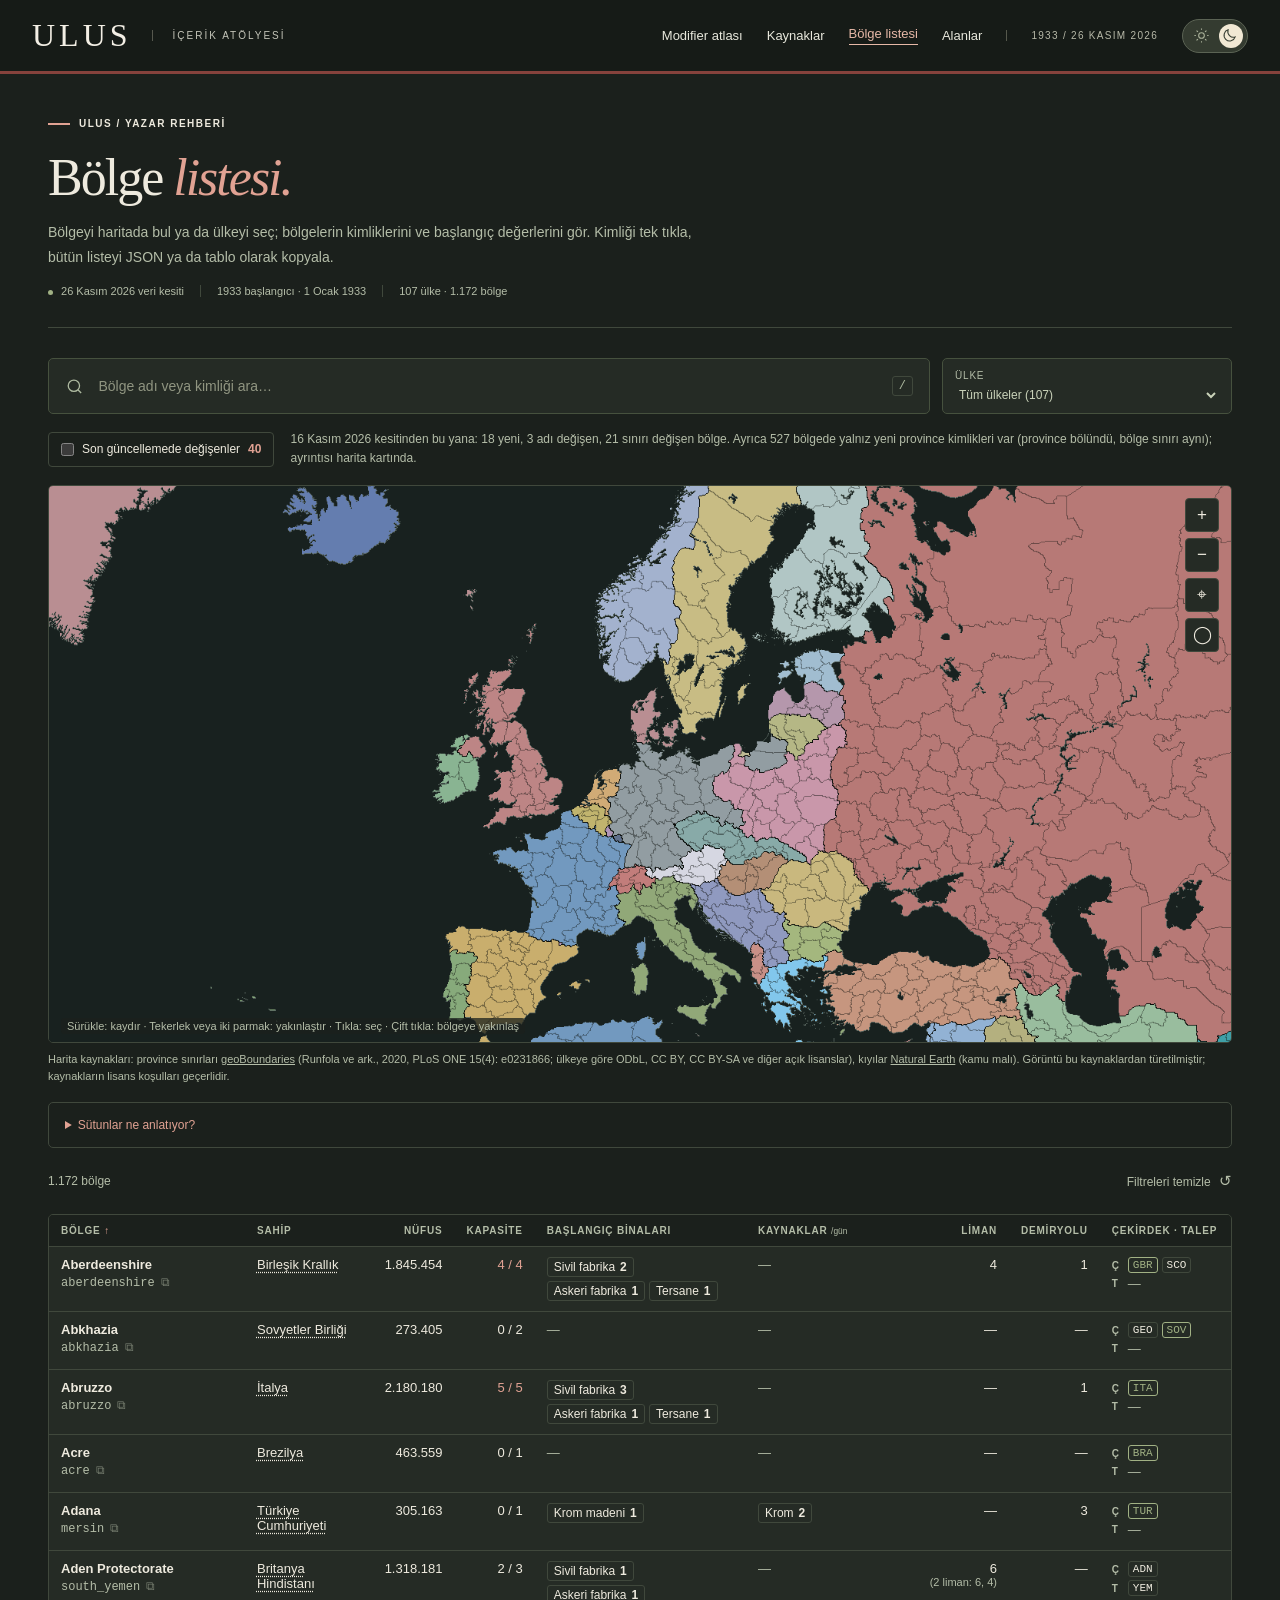
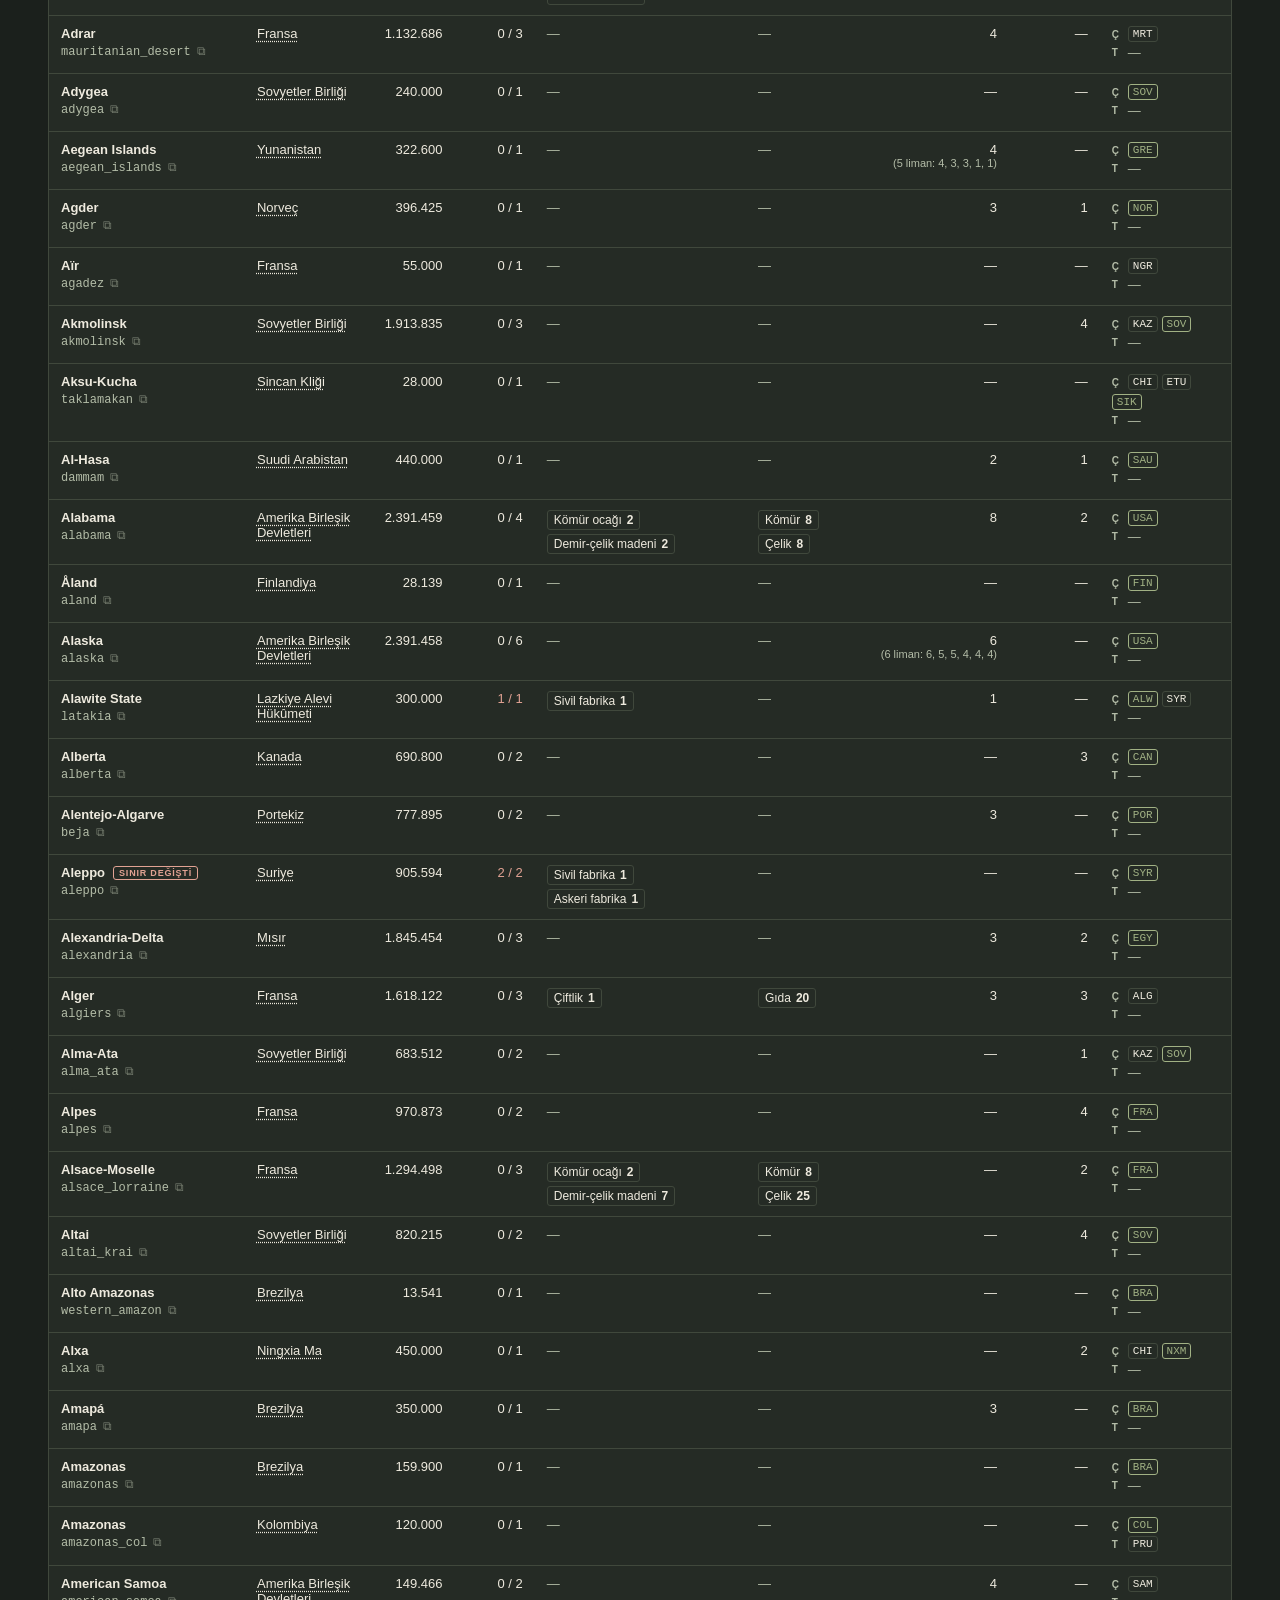
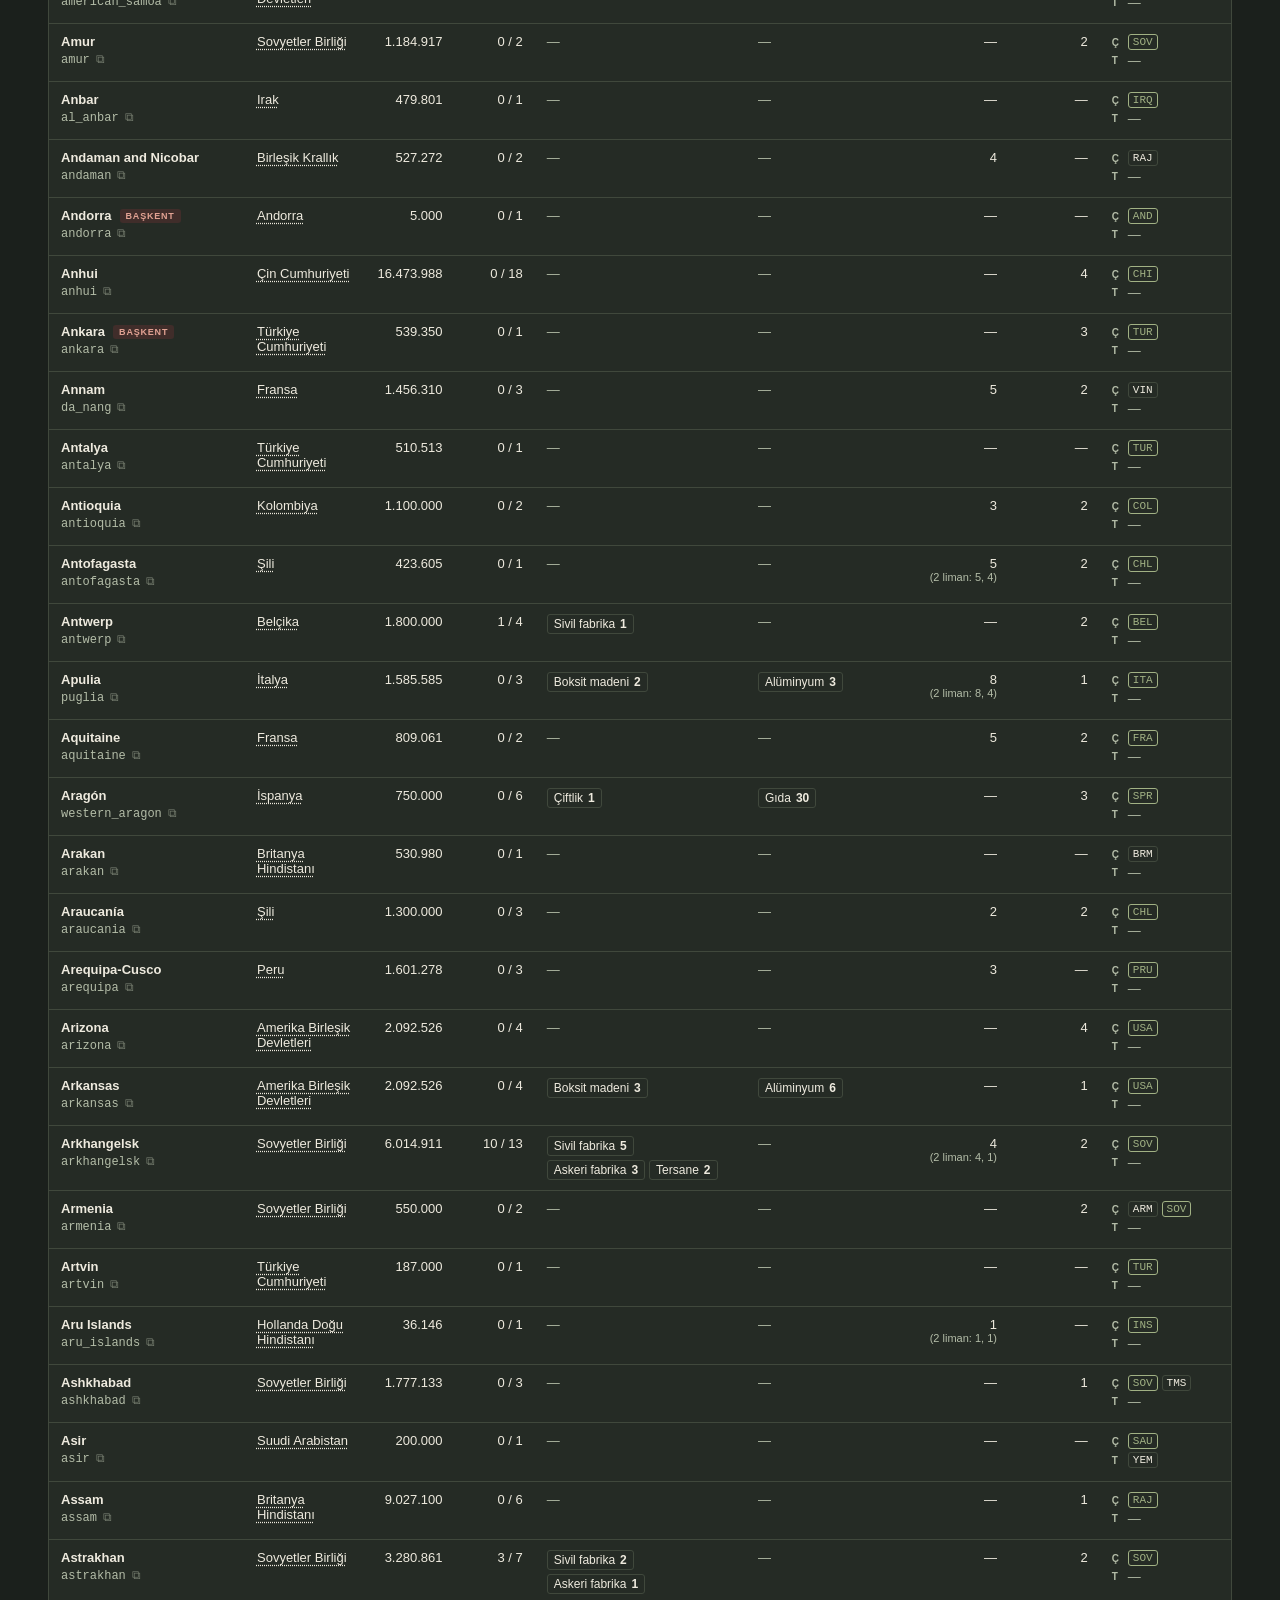
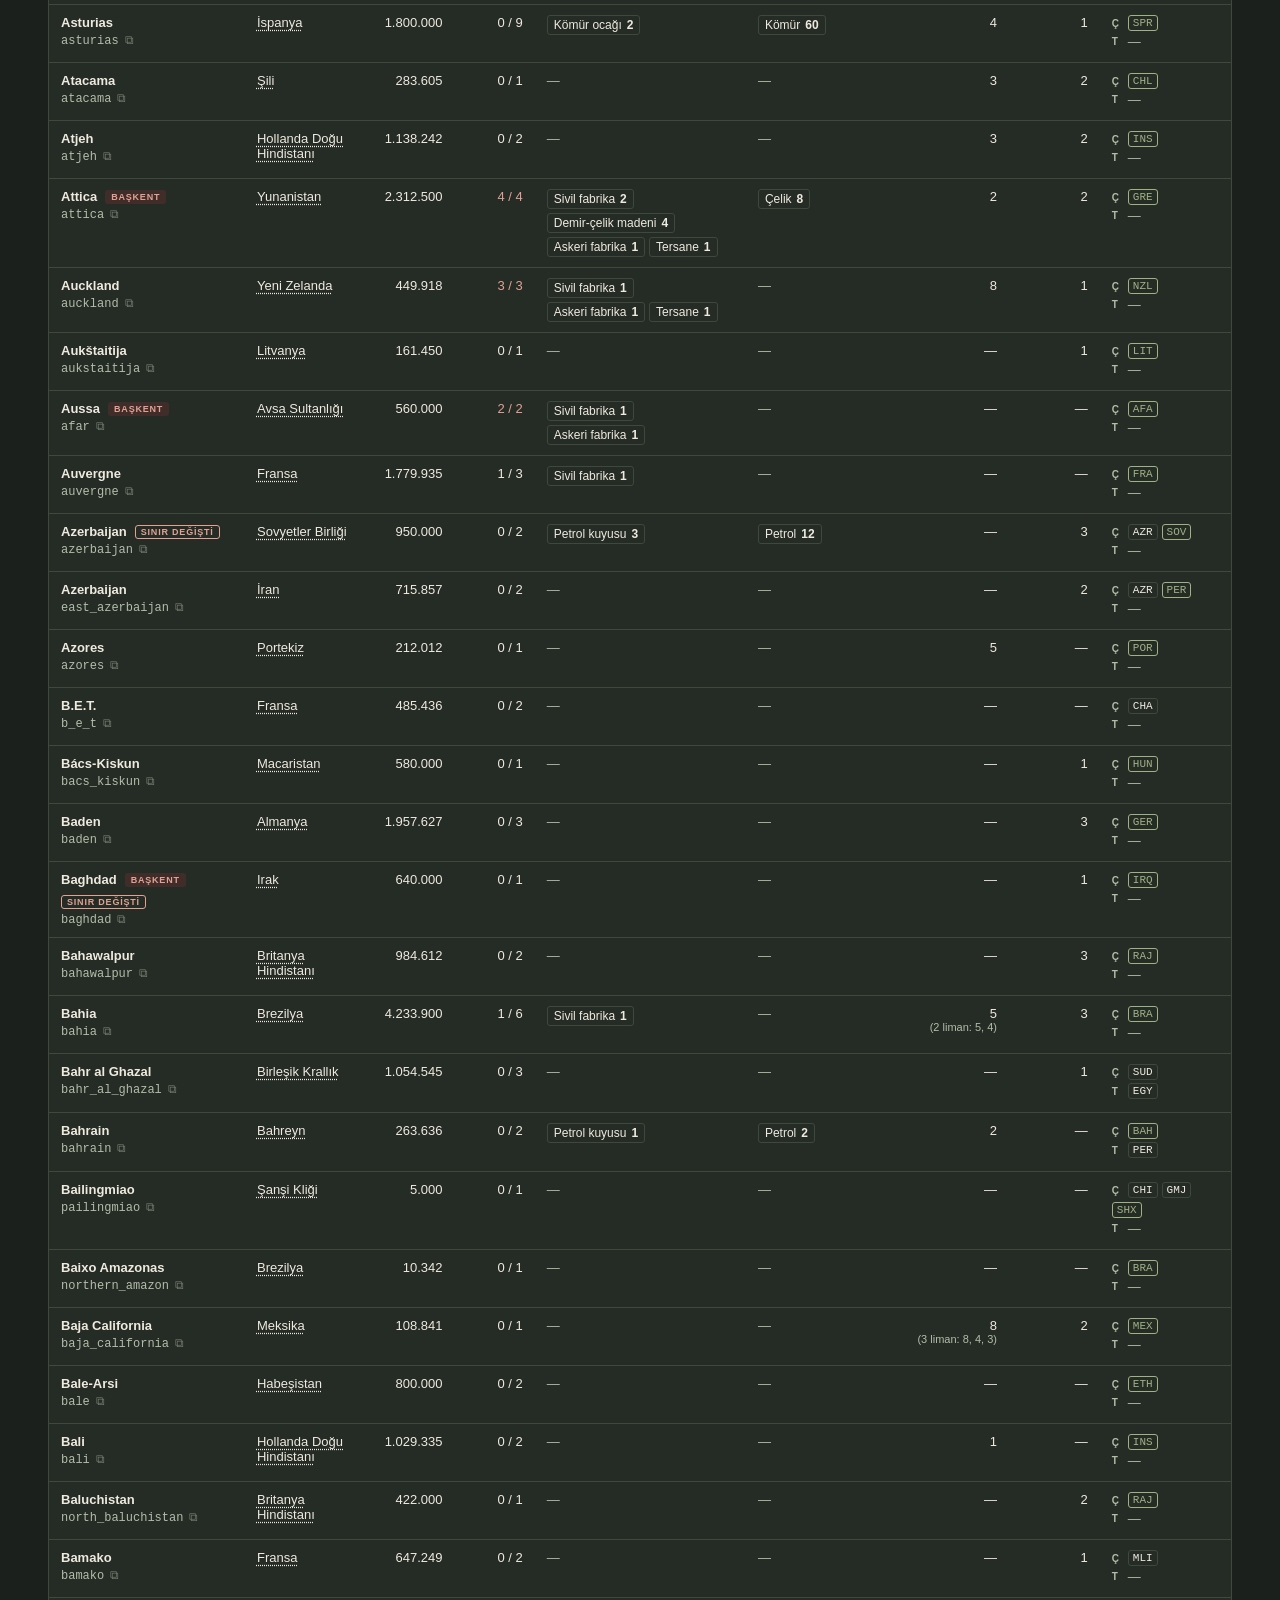
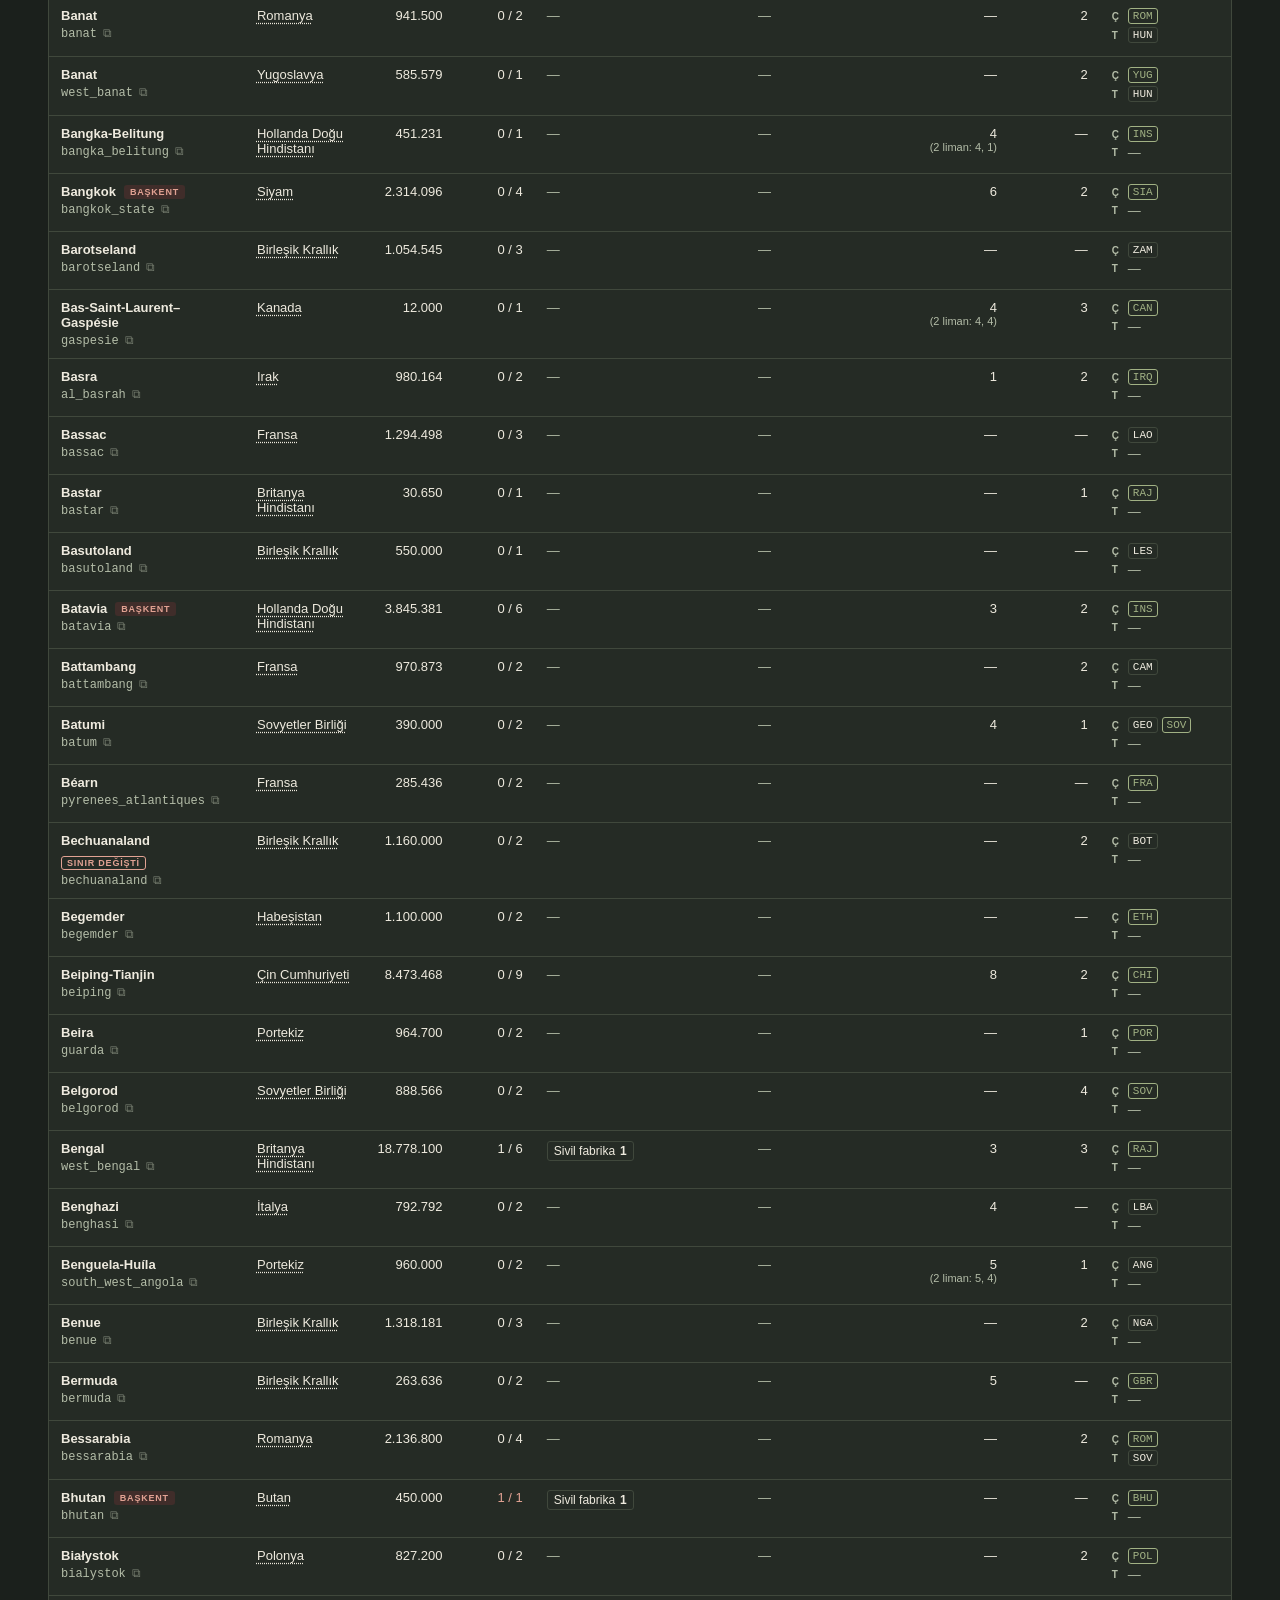
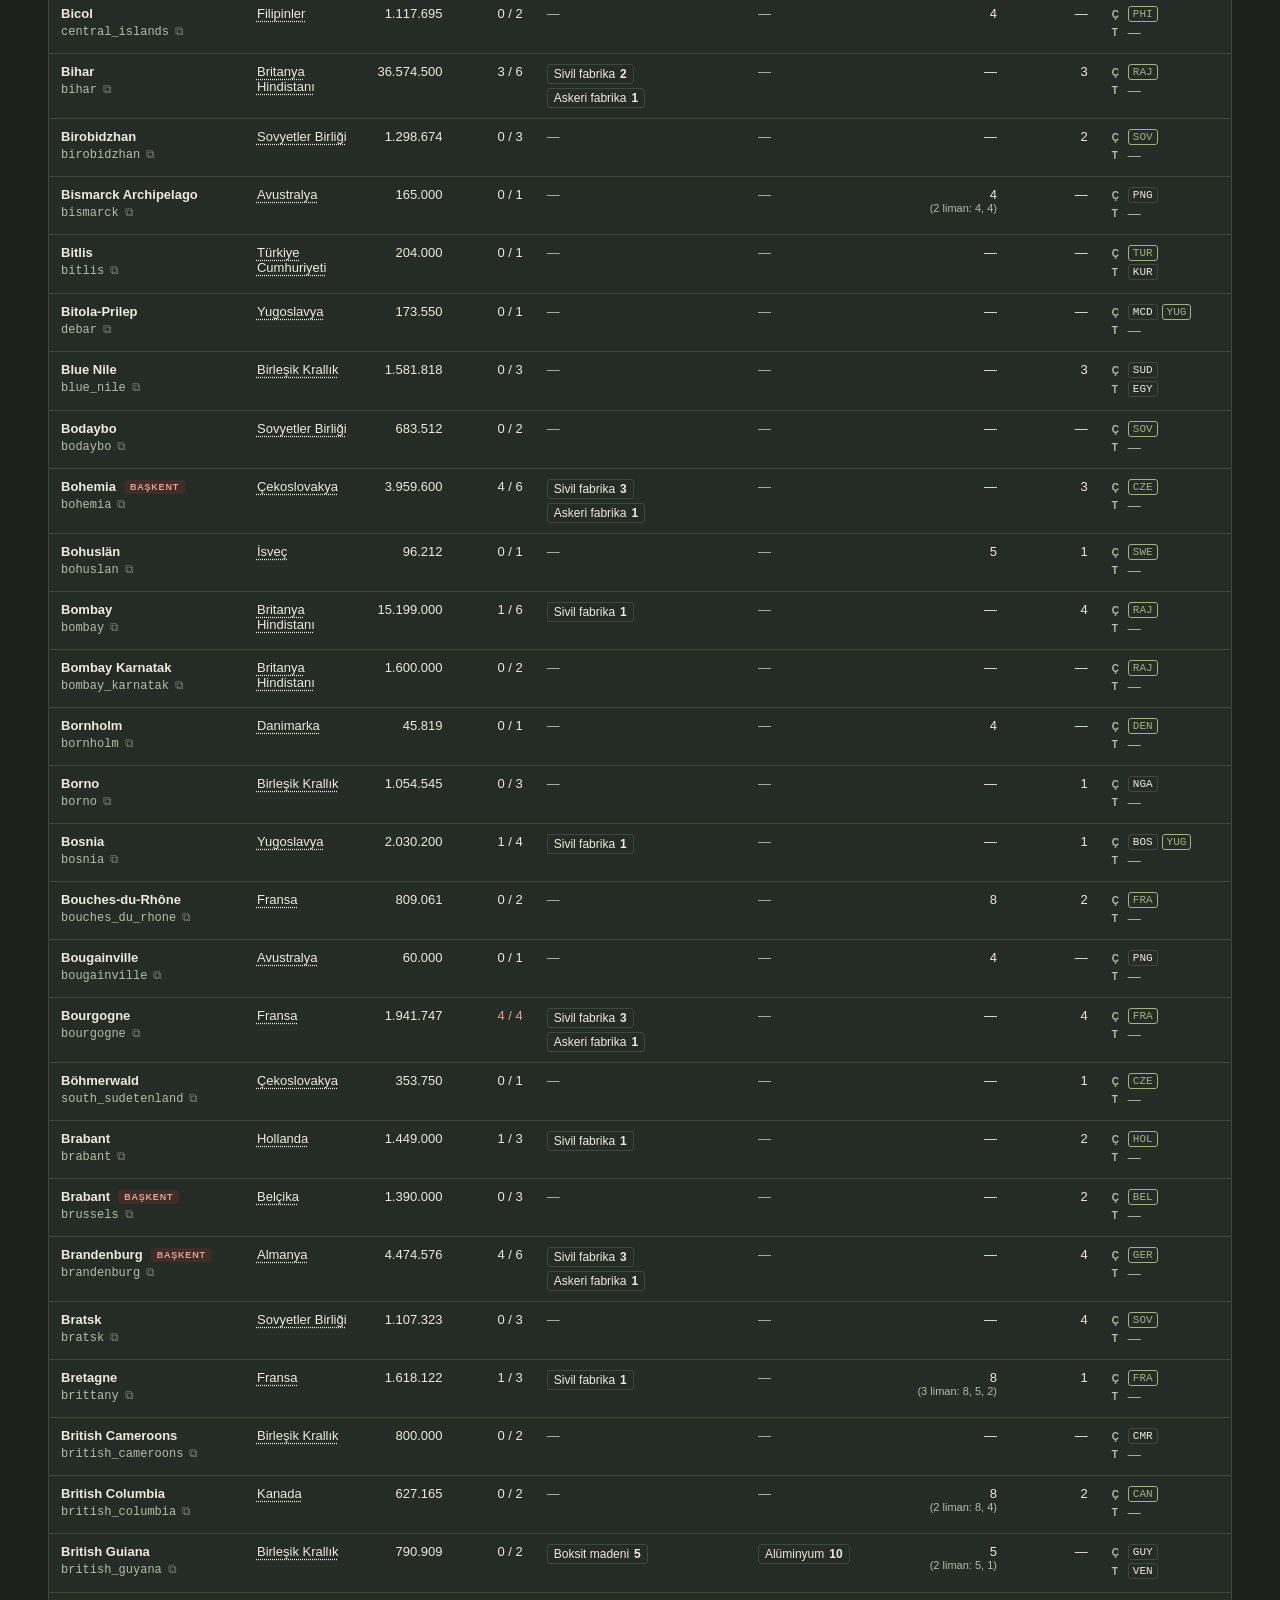
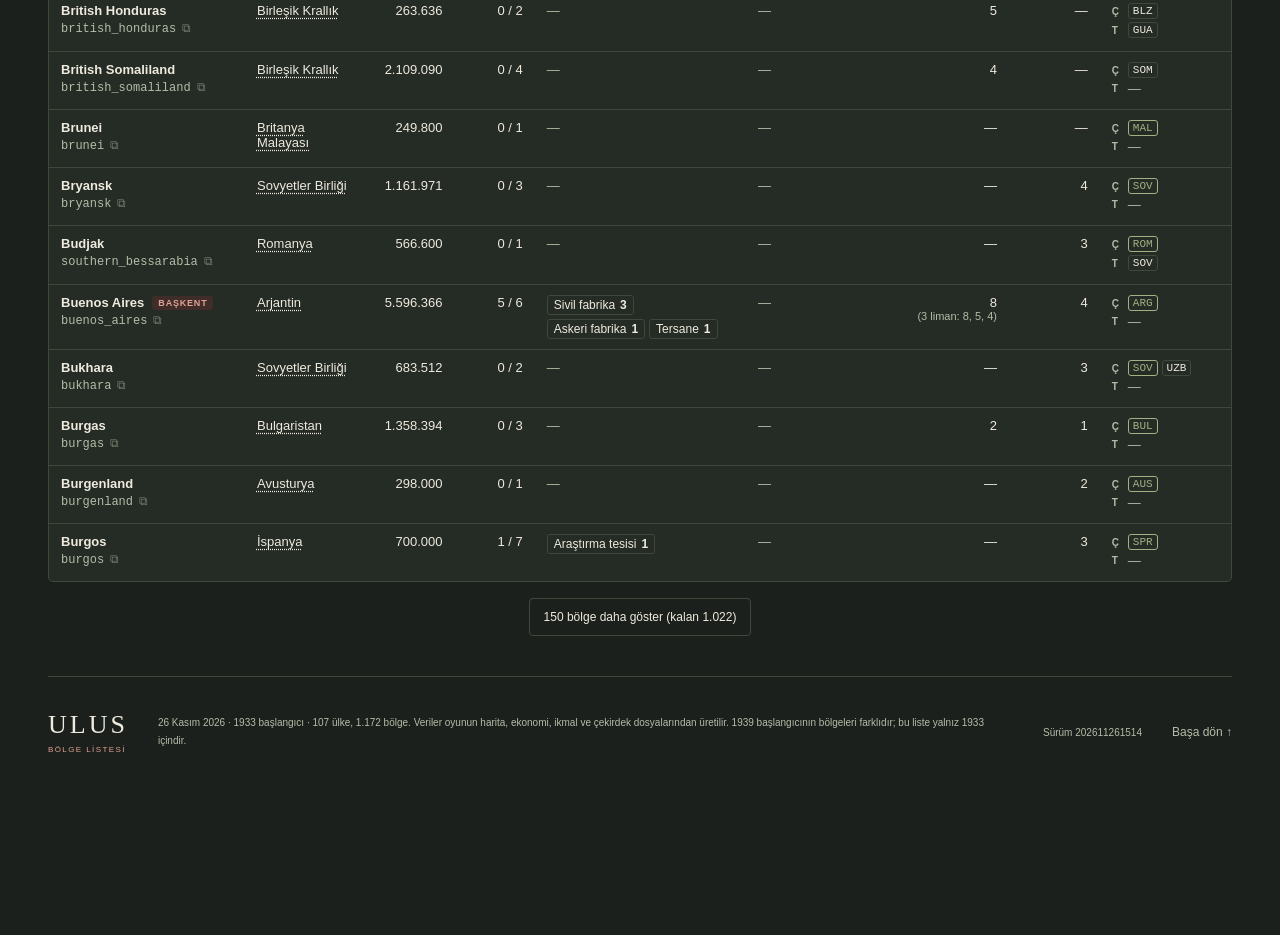
<file: bolgeler.html>
<!doctype html>
<html lang="tr" data-theme="dark">
<head>
  <meta charset="utf-8">
  <meta name="viewport" content="width=device-width, initial-scale=1">
  <meta name="theme-color" content="#252724">
  <meta name="description" content="ULUS içerik yazarları için 1933 bölge listesi: ülkelerin bölgeleri, kimlikleri, nüfus, bina kapasitesi, başlangıç binaları, kaynaklar, liman ve demiryolu seviyeleri.">
  <title>Bölge Listesi · ULUS</title>
  <script>window.ATLAS_VERSION='202611261514';(()=>{const check=()=>{try{fetch('version.json?t='+Date.now(),{cache:'no-store'}).then(r=>r.ok?r.json():null).then(v=>{if(!v||!v.version||v.version===window.ATLAS_VERSION)return;const u=new URL(location.href);if(u.searchParams.get('_v')===v.version)return;u.searchParams.set('_v',v.version);location.replace(u.href);}).catch(()=>{});}catch(e){}};check();addEventListener('pageshow',e=>{if(e.persisted)check();});document.addEventListener('visibilitychange',()=>{if(document.visibilityState==='visible')check();});document.addEventListener('DOMContentLoaded',()=>{for(const n of document.querySelectorAll('[data-atlas-version]'))n.textContent='Sürüm '+window.ATLAS_VERSION;});})();</script>
  <script src="theme.js?v=202611261514"></script>
  <link rel="icon" href="favicon.svg" type="image/svg+xml">
  <link rel="stylesheet" href="style.css?v=202611261514">
  <link rel="stylesheet" href="theme.css?v=202611261514">
  <link rel="stylesheet" href="atlas.css?v=202611261514">
  <link rel="stylesheet" href="regions.css?v=202611261514">
  <script src="regions-data.js?v=202611261514" defer></script>
  <script src="regions-map.js?v=202611261514" defer></script>
  <script src="regions.js?v=202611261514" defer></script>
</head>
<body>
  <a class="skip-link" href="#regions">Listeye geç</a>
  <header class="topbar">
    <a class="brand" href="./" aria-label="ULUS Modifier Atlası ana sayfa">ULUS<span>İÇERİK ATÖLYESİ</span></a>
    <nav aria-label="Üst menü"><a href="./">Modifier atlası</a><a href="kaynaklar.html">Kaynaklar</a><a href="bolgeler.html" aria-current="page" class="nav-current">Bölge listesi</a><a href="alanlar.html">Alanlar</a><span class="edition" id="edition">REFERANS</span><button type="button" class="theme-toggle" id="themeToggle" aria-label="Karanlık mod" aria-pressed="true" title="Aydınlık moda geç"><svg class="theme-sun" viewBox="0 0 24 24" fill="none" stroke="currentColor" stroke-width="1.5" aria-hidden="true"><circle cx="12" cy="12" r="4"/><path d="M12 2v2m0 16v2M2 12h2m16 0h2M5 5l2 2m10 10 2 2M5 19l2-2M17 7l2-2"/></svg><svg class="theme-moon" viewBox="0 0 24 24" fill="none" stroke="currentColor" stroke-width="1.5" aria-hidden="true"><path d="M20 14A8 8 0 0 1 10 4a8 8 0 1 0 10 10Z"/></svg></button></nav>
  </header>

  <main class="region-main">
    <section class="region-hero" aria-labelledby="pageTitle">
      <div class="eyebrow"><span class="red-line"></span>ULUS / YAZAR REHBERİ</div>
      <h1 id="pageTitle">Bölge <em>listesi.</em></h1>
      <p>Bölgeyi haritada bul ya da ülkeyi seç; bölgelerin kimliklerini ve başlangıç değerlerini gör. Kimliği tek tıkla, bütün listeyi JSON ya da tablo olarak kopyala.</p>
      <div class="hero-meta"><span><i class="live-dot"></i> <span id="updated"></span> veri kesiti</span><span id="scenarioLabel"></span><span id="totals"></span></div>
    </section>

    <section class="region-catalogue" id="regions" aria-label="Bölgeler">
      <div class="search-row">
        <div class="search-box"><svg viewBox="0 0 24 24" fill="none" stroke="currentColor" stroke-width="1.6" aria-hidden="true"><circle cx="11" cy="11" r="7"/><path d="m20 20-4-4"/></svg><input id="searchInput" type="search" placeholder="Bölge adı veya kimliği ara…" autocomplete="off" aria-label="Bölge ara"><kbd>/</kbd></div>
        <label class="scenario-select country-select"><span>Ülke</span><select id="countrySelect" aria-label="Ülke"></select></label>
      </div>

      <div class="country-summary" id="countrySummary" hidden>
        <div class="summary-title"><h2 id="countryName"></h2><button type="button" class="tag-chip" id="countryTag" title="Ülke etiketini kopyala"></button></div>
        <dl class="summary-stats" id="summaryStats"></dl>
        <div class="summary-actions">
          <button type="button" class="action-primary" id="copyIds">Kimlikleri kopyala</button>
          <button type="button" class="action-secondary" id="copyJson">JSON kopyala</button>
          <button type="button" class="action-secondary" id="copyTable">Tablo olarak kopyala</button>
        </div>
      </div>

      <div class="map-panel" aria-label="Bölge haritası">
        <canvas id="mapCanvas" role="img" aria-label="Bölge haritası: bölgenin üstüne gel veya dokun, seçmek için tıkla"></canvas>
        <div class="map-loading" id="mapLoading">Harita yükleniyor…</div>
        <div class="map-tip" id="mapTip" hidden></div>
        <div class="map-controls" role="group" aria-label="Harita yakınlaştırma">
          <button type="button" id="zoomIn" aria-label="Yakınlaştır" title="Yakınlaştır">+</button>
          <button type="button" id="zoomOut" aria-label="Uzaklaştır" title="Uzaklaştır">−</button>
          <button type="button" id="zoomFit" aria-label="Seçili ülkeye dön" title="Seçili ülkeye / Avrupa'ya dön">⌖</button>
          <button type="button" id="zoomWorld" aria-label="Bütün dünya" title="Bütün dünya">◯</button>
        </div>
        <div class="map-card" id="mapCard" hidden>
          <div class="map-card-head"><strong id="cardName"></strong><button type="button" class="icon-close" id="cardClose" aria-label="Seçimi kaldır">✕</button></div>
          <button type="button" class="copy-id" id="cardId" title="Bölge kimliğini kopyala"></button>
          <dl id="cardStats"></dl>
          <div class="card-actions">
            <button type="button" class="action-secondary" id="cardRow">Tabloda göster</button>
            <button type="button" class="action-secondary" id="cardProvinces" title="Bölgenin bütün province kimliklerini JSON dizisi olarak kopyala">Province kimlikleri</button>
          </div>
          <div class="province-box" id="provinceBox" hidden>
            <div class="province-head"><span class="small-cap">PROVINCE</span><button type="button" class="copy-id" id="provinceId" title="Province kimliğini kopyala"></button></div>
            <strong id="provinceName"></strong>
            <dl id="provinceStats"></dl>
          </div>
          <p class="province-hint" id="provinceHint">Province'ler için bölgenin içine tıkla.</p>
        </div>
        <p class="map-hint">Sürükle: kaydır · Tekerlek veya iki parmak: yakınlaştır · Tıkla: seç · Çift tıkla: bölgeye yakınlaş</p>
      </div>
      <p class="map-credit">Harita kaynakları: province sınırları <a href="https://www.geoboundaries.org" rel="noopener">geoBoundaries</a> (Runfola ve ark., 2020, PLoS ONE 15(4): e0231866; ülkeye göre ODbL, CC BY, CC BY-SA ve diğer açık lisanslar), kıyılar <a href="https://www.naturalearthdata.com" rel="noopener">Natural Earth</a> (kamu malı). Görüntü bu kaynaklardan türetilmiştir; kaynakların lisans koşulları geçerlidir.</p>

      <details class="region-note">
        <summary>Sütunlar ne anlatıyor?</summary>
        <ul>
          <li><strong>Kapasite</strong> bölgeye kaç bina sığacağını gösterir: dolu / toplam. Sivil fabrika, askerî fabrika, tersane ve araştırma tesisi birer yer kaplar. Maden, kuyu, plantasyon ve çiftlik yer kaplamaz.</li>
          <li><strong>Bölgelerde ayrı bir “seviye” alanı yok.</strong> Seviye olarak verideki yalnız liman ve demiryolu seviyeleri vardır: limanda bölgedeki en yüksek seviye ve liman sayısı, demiryolunda bölgeye değen en yüksek hat seviyesi yazılır.</li>
          <li><strong>Kaynaklar</strong> bölgedeki provincelerin günlük çıkarım sınırlarının toplamıdır. Toplam rezerv değildir ve madenin 1933'te çalıştığını göstermez.</li>
          <li><strong>Çekirdek / talep</strong> 1933 başlangıcında o bölgeyi ana toprak sayan ve talep eden ülkelerdir.</li>
          <li>Nüfus ve kapasite dengelemesi sürüyor; kesit tarihinden sonra değerler değişmiş olabilir.</li>
          <li>Harita oyunun province haritasının üçte bir ölçeğidir; çok küçük bölge ve province'ler tek nokta olarak görünür, listede hepsi vardır.</li>
          <li><strong>Province kimliği</strong> içerikte kullanılan kalıcı kimliktir (<code>definition.csv</code>, <code>factories.json</code>'daki <code>province</code>). Bölge seçilince province sınırları görünür; province'e tıklayınca arazisi, yerleşimi, kaynakları, binaları, limanı ve demiryolu seviyesi gelir.</li>
        </ul>
      </details>

      <div class="results-line"><span id="resultCount" role="status" aria-live="polite"></span><button class="text-button" id="resetFilters" type="button">Filtreleri temizle <span>↺</span></button></div>
      <div class="table-wrap">
        <table class="region-table" id="regionTable">
          <thead><tr>
            <th scope="col"><button type="button" data-sort="name">Bölge</button></th>
            <th scope="col" class="col-owner"><button type="button" data-sort="owner">Sahip</button></th>
            <th scope="col" class="num"><button type="button" data-sort="population">Nüfus</button></th>
            <th scope="col" class="num"><button type="button" data-sort="capacity">Kapasite</button></th>
            <th scope="col">Başlangıç binaları</th>
            <th scope="col">Kaynaklar <small>/gün</small></th>
            <th scope="col" class="num"><button type="button" data-sort="port">Liman</button></th>
            <th scope="col" class="num"><button type="button" data-sort="rail">Demiryolu</button></th>
            <th scope="col">Çekirdek · Talep</th>
          </tr></thead>
          <tbody id="regionRows"></tbody>
        </table>
      </div>
      <div class="more-row" id="moreRow" hidden><button type="button" class="action-secondary" id="showMore"></button></div>
      <div class="empty-state" id="emptyState" hidden><span>⌕</span><h3>Bu filtrelerde bölge bulunamadı.</h3><p>Başka bir ad dene veya ülke seçimini kaldır.</p><button id="emptyReset" type="button">Filtreleri temizle</button></div>
    </section>

    <footer><div class="footer-brand">ULUS<span>BÖLGE LİSTESİ</span></div><p id="footerNote"></p><span class="footer-version" data-atlas-version></span><a href="#pageTitle">Başa dön ↑</a></footer>
  </main>

  <div class="toast" id="toast" role="status" aria-live="polite"></div>
  <noscript><p class="noscript">Bölge listesini görmek için tarayıcında JavaScript'i etkinleştir.</p></noscript>
</body>
</html>
</file>
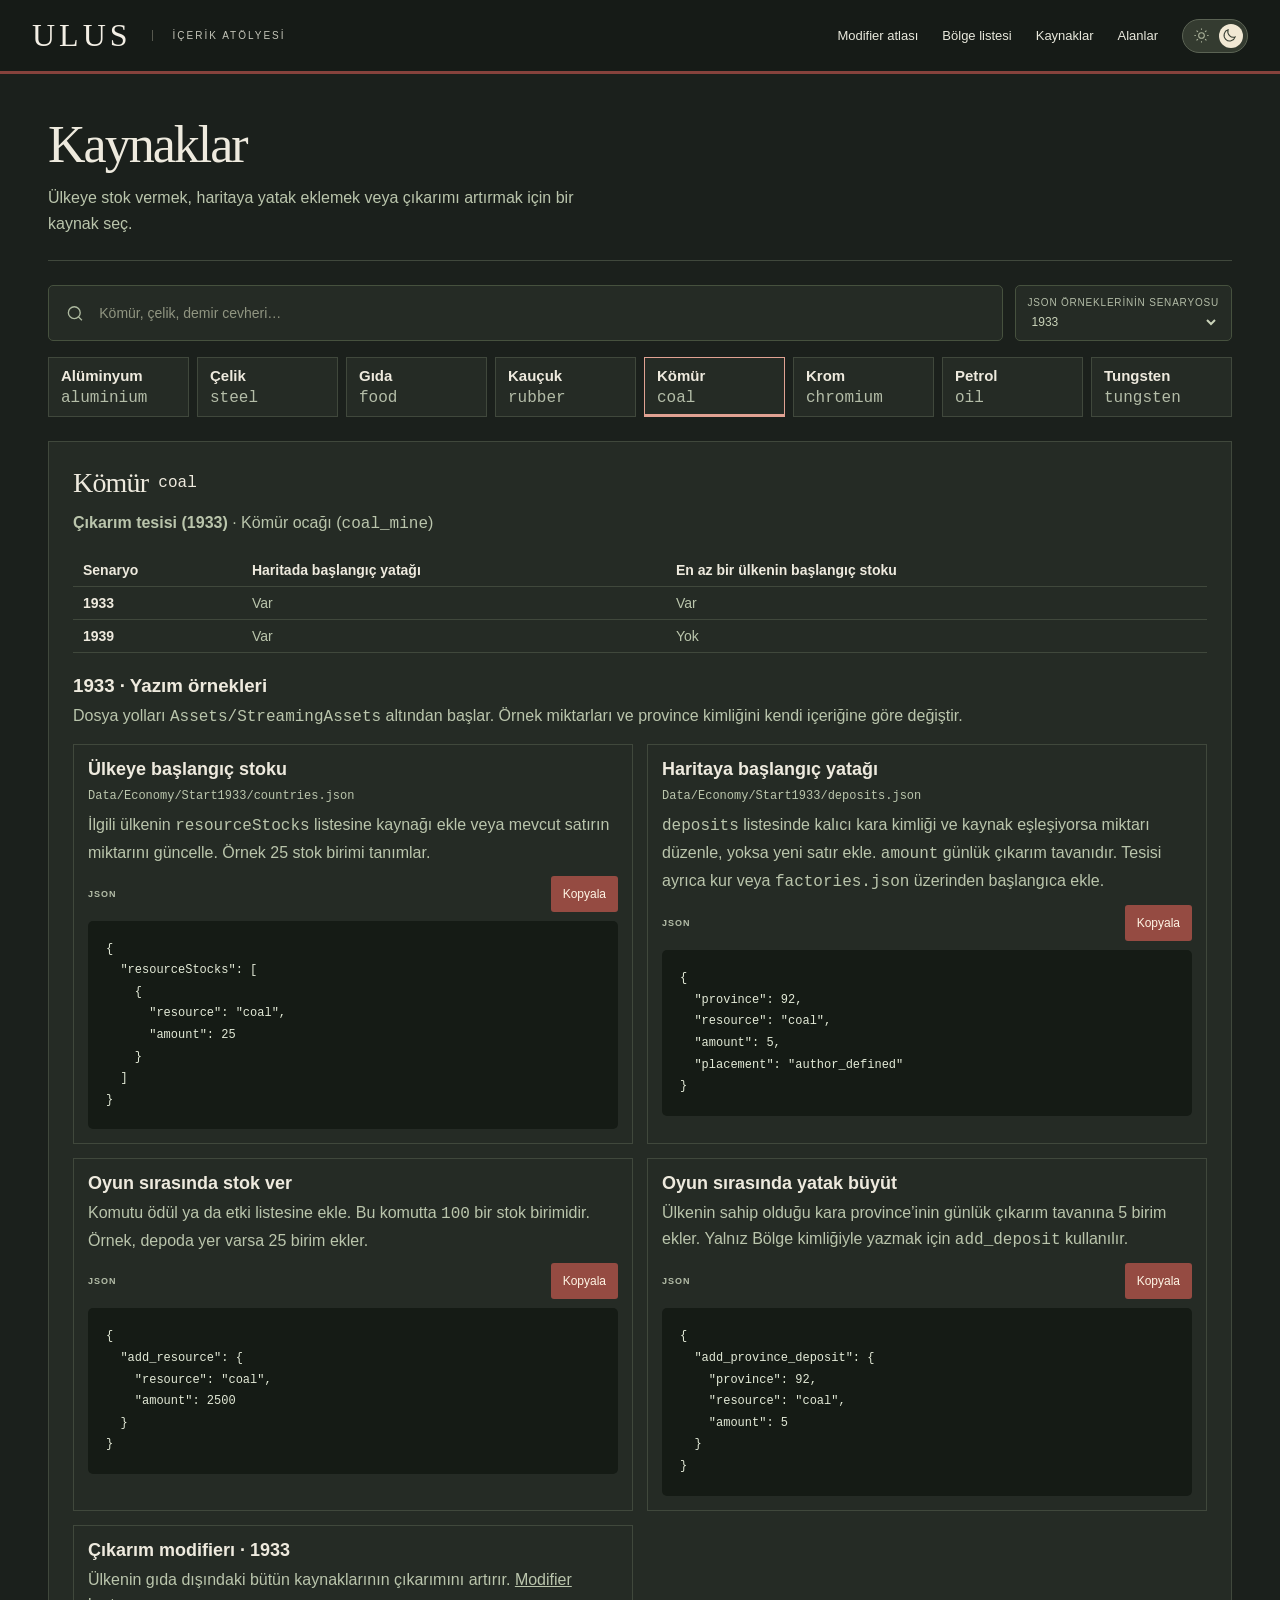
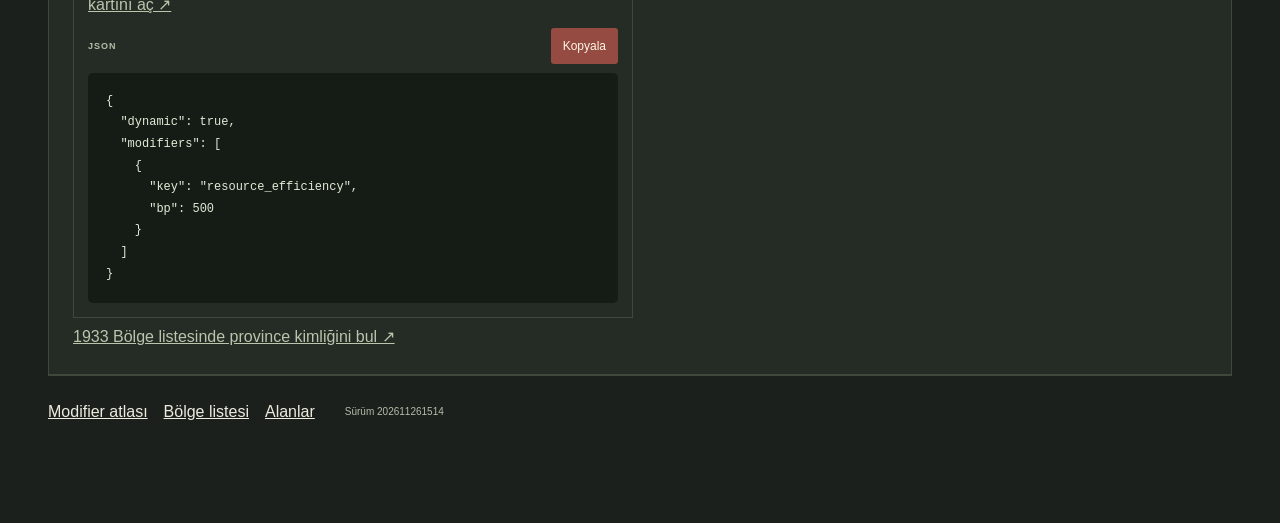
<file: kaynaklar.html>
<!doctype html>
<html lang="tr" data-theme="dark">
<head>
  <meta charset="utf-8">
  <meta name="viewport" content="width=device-width, initial-scale=1">
  <meta name="theme-color" content="#0d181d">
  <meta name="description" content="ULUS kaynak kimlikleri, 1933 ve 1939 başlangıç kapsamı ve stok, yatak ve çıkarım için JSON örnekleri.">
  <title>Kaynaklar · ULUS</title>
  <script>window.ATLAS_VERSION='202611261514';(()=>{const check=()=>{try{fetch('version.json?t='+Date.now(),{cache:'no-store'}).then(r=>r.ok?r.json():null).then(v=>{if(!v||!v.version||v.version===window.ATLAS_VERSION)return;const u=new URL(location.href);if(u.searchParams.get('_v')===v.version)return;u.searchParams.set('_v',v.version);location.replace(u.href);}).catch(()=>{});}catch(e){}};check();addEventListener('pageshow',e=>{if(e.persisted)check();});document.addEventListener('visibilitychange',()=>{if(document.visibilityState==='visible')check();});document.addEventListener('DOMContentLoaded',()=>{for(const n of document.querySelectorAll('[data-atlas-version]'))n.textContent='Sürüm '+window.ATLAS_VERSION;});})();</script>
  <script src="theme.js?v=202611261514"></script>
  <link rel="icon" href="favicon.svg" type="image/svg+xml">
  <link rel="preconnect" href="https://fonts.googleapis.com">
  <link rel="preconnect" href="https://fonts.gstatic.com" crossorigin>
  <link rel="stylesheet" href="https://fonts.googleapis.com/css2?family=Barlow+Condensed:wght@500;600&family=Barlow:wght@400;500&family=Oswald:wght@500;600&display=swap">
  <link rel="stylesheet" href="style.css?v=202611261514">
  <link rel="stylesheet" href="atlas.css?v=202611261514">
  <link rel="stylesheet" href="theme.css?v=202611261514">
  <link rel="stylesheet" href="resources.css?v=202611261514">
  <script src="resources-data.js?v=202611261514" defer></script>
  <script src="resources.js?v=202611261514" defer></script>
</head>
<body>
  <a class="skip-link" href="#resourceCatalogue">Kaynaklara geç</a>
  <header class="topbar resource-header">
    <a class="brand" href="./" aria-label="ULUS Modifier Atlası ana sayfa">ULUS<span>İÇERİK ATÖLYESİ</span></a>
    <nav aria-label="Üst menü"><a href="./">Modifier atlası</a><a href="bolgeler.html">Bölge listesi</a><a href="kaynaklar.html" aria-current="page" class="nav-current">Kaynaklar</a><a href="alanlar.html">Alanlar</a><button type="button" class="theme-toggle" id="themeToggle" aria-label="Karanlık mod" aria-pressed="true" title="Aydınlık moda geç"><svg class="theme-sun" viewBox="0 0 24 24" fill="none" stroke="currentColor" stroke-width="1.5" aria-hidden="true"><circle cx="12" cy="12" r="4"/><path d="M12 2v2m0 16v2M2 12h2m16 0h2M5 5l2 2m10 10 2 2M5 19l2-2M17 7l2-2"/></svg><svg class="theme-moon" viewBox="0 0 24 24" fill="none" stroke="currentColor" stroke-width="1.5" aria-hidden="true"><path d="M20 14A8 8 0 0 1 10 4a8 8 0 1 0 10 10Z"/></svg></button></nav>
  </header>

  <main class="resource-main">
    <section class="resource-hero" aria-labelledby="pageTitle">
      <h1 id="pageTitle">Kaynaklar</h1>
      <p>Ülkeye stok vermek, haritaya yatak eklemek veya çıkarımı artırmak için bir kaynak seç.</p>
    </section>

    <section id="resourceCatalogue" class="resource-catalogue" aria-label="Kaynak kataloğu">
      <div class="search-row">
        <div class="search-box">
          <svg viewBox="0 0 24 24" fill="none" stroke="currentColor" stroke-width="1.6" aria-hidden="true"><circle cx="11" cy="11" r="7"/><path d="m20 20-4-4"/></svg>
          <input id="resourceSearch" type="search" placeholder="Kömür, çelik, demir cevheri…" autocomplete="off" aria-label="Kaynak adı veya kimliği ara">
        </div>
        <label class="scenario-select"><span>JSON örneklerinin senaryosu</span><select id="resourceScenario"></select></label>
      </div>
      <div id="resourceList" class="resource-list" role="group" aria-label="Kaynak seç"></div>
      <p class="resource-empty" id="resourceEmpty" role="status" hidden>Bu aramayla eşleşen kaynak bulunamadı.</p>
      <article id="resourceDetail" class="resource-detail" aria-labelledby="resourceTitle" hidden></article>
      <div id="resourceToast" class="toast" role="status" aria-live="polite"></div>
      <noscript><p>Kaynakları aramak ve JSON örneklerini görmek için JavaScript'i etkinleştir.</p></noscript>
    </section>

    <footer>
      <nav class="resource-footer-links" aria-label="Atlas sayfaları"><a href="./">Modifier atlası</a><a href="bolgeler.html">Bölge listesi</a><a href="alanlar.html">Alanlar</a></nav>
      <span class="footer-version" data-atlas-version></span>
    </footer>
  </main>
</body>
</html>
</file>
<file: style.css>
@charset "UTF-8";
:root{--paper:#f7f5ef;--white:#fffefa;--ink:#272a27;--muted:#73766e;--line:#dedfd5;--red:#8c3033;--red-soft:#f3e7e3;--olive:#687359;--gold:#b09561;--blue:#557b88;--radius:5px;font-family:"Segoe UI",Arial,sans-serif;color:var(--ink);background:var(--paper);font-synthesis:none;scroll-behavior:smooth}
*{box-sizing:border-box}body{margin:0}button,input,select{font:inherit}button,a,input,select{touch-action:manipulation}button{cursor:pointer}a{color:inherit}button{color:inherit}button:focus-visible,a:focus-visible,input:focus-visible,select:focus-visible{outline:3px solid #bd8154;outline-offset:4px}button:disabled{opacity:.45;cursor:not-allowed}[hidden]{display:none!important}.skip-link{position:fixed;z-index:99;top:8px;left:8px;background:var(--white);padding:12px;transform:translateY(-150%)}.skip-link:focus{transform:none}.small-cap{font-size:10px;font-weight:700;letter-spacing:1.6px}.topbar{height:86px;background:#252724;color:#f3efe5;display:flex;align-items:center;justify-content:space-between;padding:0 45px;border-bottom:3px solid var(--red)}.brand{font-family:Georgia,"Times New Roman",serif;text-decoration:none;font-size:38px;letter-spacing:4px;display:flex;align-items:center;gap:24px}.brand span{font:10px "Segoe UI",sans-serif;letter-spacing:2px;display:block;border-left:1px solid #56584e;padding-left:24px;color:#c4c5b9}.topbar nav{display:flex;align-items:center;gap:29px}.topbar nav a{font-size:12px;text-decoration:none;color:#e8e8dc}.topbar nav a:hover{color:#e6b8a7}.topbar nav a span{margin-left:5px}.edition{font-size:9px;letter-spacing:1.3px;color:#b7b9a8;border-left:1px solid #55584c;padding-left:29px}.layout{display:grid;grid-template-columns:226px minmax(0,1fr);max-width:1720px;margin:auto}.sidebar{padding:38px 19px;border-right:1px solid var(--line);position:sticky;top:0;height:100vh;align-self:start}.sidebar-heading{display:flex;justify-content:space-between;align-items:center;padding:0 10px;margin-bottom:27px}.index-mark{color:#919383;font-size:10px}.category-nav{display:grid;gap:7px}.nav-category{background:transparent;position:relative;border:0;border-radius:3px;display:flex;align-items:center;gap:10px;text-align:left;padding:13px 10px;width:100%;font-size:12px;line-height:1.3}.nav-category:hover{background:#eeeee5}.nav-category.active{background:var(--red-soft);color:var(--red)}.nav-category.active:before{content:"";width:3px;background:var(--red);height:23px;position:absolute;left:-19px;top:12px}.nav-category .nav-icon{width:20px;height:20px;display:flex;align-items:center}.nav-category svg{width:19px;height:19px}.nav-category .nav-count{margin-left:auto;font-size:10px;color:#8b8d7f;font-variant-numeric:tabular-nums}.nav-category.active .nav-count{color:var(--red)}.nav-label{flex:1}.nav-divider{height:1px;background:var(--line);margin:15px 10px}.sidebar-note{margin:40px 10px 20px;padding-top:24px;border-top:1px solid var(--line);display:flex;gap:11px}.note-symbol{border:1px solid #9ca08c;color:#7a8069;width:19px;height:19px;display:inline-flex;align-items:center;justify-content:center;border-radius:50%;font:italic 12px Georgia;flex-shrink:0}.sidebar-note p{margin:0;color:var(--muted);font-size:11px;line-height:1.9}.sidebar-note strong{color:#4e5545;font-weight:500}.sidebar-guide{margin:0 10px;display:flex;justify-content:space-between;font-size:10px;text-decoration:none;color:var(--red)}main{padding:47px 49px 0;min-width:0}.hero{display:grid;grid-template-columns:minmax(0,1fr) 350px;gap:35px;padding-bottom:42px;border-bottom:1px solid var(--line);align-items:center}.eyebrow{font-size:9px;font-weight:700;letter-spacing:1.9px;display:flex;align-items:center;gap:9px}.red-line{display:inline-block;width:22px;height:2px;background:var(--red)}h1{font:normal clamp(46px,4.7vw,71px)/1.12 Georgia,"Times New Roman",serif;letter-spacing:-3px;margin:25px 0 20px}h1 em{color:var(--red);font-weight:normal}.hero-copy>p{font-size:13px;color:#73766b;line-height:1.85;margin:0}.hero-meta{display:flex;gap:17px;color:#828575;font-size:9px;align-items:center;margin-top:25px}.hero-meta>span+span{padding-left:17px;border-left:1px solid var(--line)}.live-dot{width:5px;height:5px;border-radius:50%;background:var(--olive);display:inline-block;margin-right:5px;vertical-align:middle}.atlas-graphic{border:1px solid #d7dacd;background:#efefe7;position:relative;border-radius:3px;overflow:hidden}.graphic-top{display:flex;justify-content:space-between;padding:16px 18px;color:#687059;border-bottom:1px solid #dce0d0}.graphic-top .small-cap{font-size:8px;letter-spacing:1.5px}.mini-cross{font-size:16px;line-height:10px}.graphic-body{padding:23px 18px;display:flex;gap:20px;align-items:center}.donut{width:148px;height:148px;border-radius:50%;background:conic-gradient(var(--olive) 0 88.3721%,#c5aa78 88.3721% 97.6744%,#a6afa5 97.6744% 100%);position:relative;flex-shrink:0;display:grid;place-items:center;transform:rotate(-90deg)}.donut:before{content:"";position:absolute;inset:10px;background:#efefe7;border-radius:50%}.donut>div{position:relative;transform:rotate(90deg);text-align:center}.donut strong{display:block;font:normal 45px Georgia;letter-spacing:-3px}.donut strong span{font-size:15px;color:#929780;letter-spacing:-1px}.donut small{font-size:8px;color:#818773;display:block;margin-top:5px}.chart-legend{display:grid;gap:16px;flex:1}.chart-legend>span{font-size:9px;display:flex;align-items:center;gap:5px;white-space:nowrap}.chart-legend b{font-weight:600;margin-right:2px}.dot{width:6px;height:6px;border-radius:50%;display:inline-block;margin-right:2px}.active-dot{background:var(--olive)}.inactive-dot{background:#b99c65}.system-dot{background:#929f94}.graphic-bottom{display:flex;justify-content:space-between;border-top:1px solid #d7dbcd;padding:11px 14px;font-size:8px;color:#767e67}.catalogue{padding-top:35px;scroll-margin-top:20px}.catalogue-top{display:flex;justify-content:space-between;align-items:flex-end;margin-bottom:24px}.section-number{color:var(--red);font-size:8px;letter-spacing:1.6px}h2{font:normal 28px/1.2 Georgia,"Times New Roman",serif;letter-spacing:-.8px;margin:9px 0 0}.text-button{font-size:10px;border:0;background:transparent;color:var(--muted);padding:8px 0}.text-button span{font-size:15px;margin-left:8px}.search-row{display:flex;gap:14px}.search-box{height:52px;display:flex;align-items:center;gap:11px;background:var(--white);border:1px solid #d9dcd0;border-radius:3px;padding:0 16px;flex:1;min-width:0}.search-box:focus-within{border-color:var(--red)}.search-box svg{width:19px;height:19px;color:#838a77}.search-box input{width:100%;border:0;background:transparent;font-size:12px;outline:none;color:var(--ink);min-width:0}.search-box input::placeholder{color:#909581}.search-box input:focus-visible{outline:0}.search-box kbd{border:1px solid var(--line);padding:2px 6px;color:#9c9f94;border-radius:3px;font:11px monospace}.scenario-select{min-width:177px;border:1px solid #d9dcd0;border-radius:3px;background:var(--white);height:52px;display:flex;flex-direction:column;justify-content:center;padding:6px 12px}.scenario-select>span{font-size:8px;color:var(--muted);text-transform:uppercase;letter-spacing:1px;margin-bottom:3px}.scenario-select select{border:0;background:transparent;font-size:10px;color:#555e49;width:100%;outline-offset:2px}.filter-row{display:flex;justify-content:space-between;align-items:center;padding-top:18px;border-bottom:1px solid var(--line);gap:12px}.status-tabs{display:flex;gap:19px}.status-tabs button{border:0;border-bottom:2px solid transparent;background:none;font-size:10px;padding:10px 0 13px;color:var(--muted);white-space:nowrap}.status-tabs button.selected{border-color:var(--red);color:var(--red);font-weight:600}.status-tabs b{font-size:8px;font-weight:400;background:#e9ebe1;border-radius:3px;padding:2px 5px;margin-left:5px}.status-tabs button.selected b{background:var(--red-soft)}.result-count{font-size:9px;color:#8b907f;white-space:nowrap}.results-heading{display:flex;justify-content:space-between;align-items:center;margin:24px 0 15px;font-size:8px;color:#7e8573;letter-spacing:1.2px;font-weight:600}.key-hint{font-size:8px;letter-spacing:0;font-weight:400;color:#999f8d}.cards{display:grid;grid-template-columns:repeat(3,minmax(0,1fr));gap:14px}.modifier-card{--category-color:var(--olive);background:var(--white);border:1px solid #dedfd4;border-radius:3px;position:relative;transition:transform .15s,border-color .15s,box-shadow .15s;min-width:0}.modifier-card:hover{border-color:#b5baa5;box-shadow:0 4px 12px #34382008;transform:translateY(-2px)}.card-open{display:block;width:100%;height:100%;border:0;background:transparent;text-align:left;padding:18px 18px 13px;position:relative}.card-top{display:flex;justify-content:space-between;align-items:center;margin-bottom:15px;gap:5px}.card-icon{color:var(--category-color);width:31px;height:31px;border-radius:3px;background:color-mix(in srgb,var(--category-color) 9%,transparent);display:grid;place-items:center}.card-icon svg{width:19px;height:19px}.card-badges{display:flex;gap:5px;align-items:center;flex-wrap:wrap;justify-content:flex-end}.badge{font-size:8px;font-weight:500;padding:4px 6px;border-radius:3px;white-space:nowrap;background:#eef0e7;color:#7b846b}.badge-1939{background:#f4ebdf;color:#96743f}.badge-inactive{background:#f5edde;color:#9b773b}.badge-system{background:#e9eef0;color:#6c828c}.modifier-card h3{font:normal 18px/1.32 Georgia,"Times New Roman",serif;letter-spacing:-.35px;margin:0 0 9px;min-height:24px}.card-key{display:block;font:9px/1.45 Consolas,"Courier New",monospace;color:#8a907f;overflow-wrap:anywhere;margin-bottom:12px}.card-description{font-size:10px;line-height:1.8;margin:0;color:#818676;display:-webkit-box;-webkit-line-clamp:2;-webkit-box-orient:vertical;overflow:hidden;min-height:36px}.card-bottom{border-top:1px solid #eceee5;margin-top:16px;padding-top:11px;display:flex;justify-content:space-between;align-items:center;font-size:8px;color:#8d9481}.card-bottom .arrow{font-size:15px;color:var(--category-color)}.modifier-card[data-status="inactive"]{background:#fcfaf4}.modifier-card[data-status="system"]{background:#f6f9f7}.scope-note{font-size:11px;line-height:1.8;padding:14px 18px;background:#eeeede;border-left:3px solid var(--gold);margin-top:18px;color:#696d57}.empty-state{text-align:center;padding:65px 15px;border:1px dashed var(--line)}.empty-state>span{font-size:55px;color:#9ba18c}.empty-state h3{font:24px Georgia}.empty-state p{color:var(--muted);font-size:12px}.empty-state button{background:var(--red);color:var(--white);padding:10px 18px;border:0;border-radius:3px;font-size:11px}.guide{border-top:1px solid var(--line);padding:50px 0;margin-top:54px;display:grid;grid-template-columns:1fr 1.6fr;gap:50px;scroll-margin-top:20px}.guide-title h2{font-size:35px;line-height:1.18;margin:18px 0}.guide-title h2 em{color:var(--red);font-weight:normal}.guide-title p{font-size:12px;color:var(--muted);line-height:1.8;max-width:230px}.guide-content{display:grid;gap:23px}.scale-row{display:flex;gap:18px;padding-bottom:22px;border-bottom:1px solid var(--line)}.scale-row:last-child{border:0;padding-bottom:0}.scale-number{font:12px Georgia;color:#919780;padding-top:4px}.scale-row>div{flex:1;min-width:0}.scale-row h3{margin:0;font:21px Georgia;display:flex;justify-content:space-between}.scale-row h3>span{color:var(--red);font-size:20px}.scale-row p{font-size:10px;color:var(--muted);margin:6px 0 9px}.scale-row code{font-size:9px;color:#899277;background:#eeefe6;padding:4px 6px;border-radius:3px}.scale-demo{margin-top:16px;display:flex;gap:10px;align-items:center;font-size:10px}.scale-demo>span{color:var(--muted)}.scale-demo strong{font-weight:500;color:var(--red)}.demo-bar{height:7px;display:flex;flex:1;background:#e9ebdf;border-radius:1px;overflow:hidden;max-width:130px}.demo-bar i{background:#a4ac92}.demo-bar b{background:var(--red);min-width:3px}.scale-demo small{margin-left:auto;font-size:9px;color:#7c846c}.slot-demo{display:flex;gap:8px;align-items:center;margin-top:16px}.slot-demo i,.slot-demo b{width:26px;height:26px;background:#e6e9dc;border:1px solid #cbd0bc;display:grid;place-items:center;font-size:12px;font-style:normal;color:#859074}.slot-demo b{background:var(--red-soft);color:var(--red);border-color:#d9b4aa}.slot-demo>span{color:#8b947c;font-size:11px;margin:0 3px}.slot-demo small{margin-left:auto;font-size:9px;color:#7c846c}.notes-grid{border-top:1px solid var(--line);display:grid;grid-template-columns:repeat(2,1fr);gap:28px 45px;padding:35px 0 45px}.notes-grid article>.small-cap{font-size:8px;color:var(--red)}.notes-grid h3{font:19px Georgia;margin:10px 0}.notes-grid p{font-size:11px;color:var(--muted);line-height:1.9;margin:0}.notes-grid code{font-size:10px;color:#626c52}footer{border-top:1px solid var(--line);padding:27px 0 30px;display:flex;align-items:center;gap:30px}.footer-brand{font:26px Georgia;letter-spacing:3px}.footer-brand span{display:block;font:7px "Segoe UI",sans-serif;letter-spacing:1.4px;margin-top:5px;color:var(--red)}footer p{font-size:8px;color:#979c8b;line-height:1.8;flex:1}footer>a{font-size:9px;color:var(--muted);text-decoration:none}dialog{width:min(600px,calc(100% - 32px));max-height:90vh;border:1px solid #cfd3c1;background:var(--white);border-radius:5px;padding:26px;box-shadow:0 24px 80px #14181040;color:var(--ink)}dialog::backdrop{background:#20251f80;backdrop-filter:blur(3px)}.dialog-head{display:flex;justify-content:space-between;align-items:center;margin-bottom:18px;color:var(--red)}.icon-button{border:1px solid var(--line);width:30px;height:30px;border-radius:3px;background:transparent;font-size:12px}.detail-title{font:32px/1.17 Georgia;margin:0 0 10px;letter-spacing:-.8px}.detail-key-row{display:flex;gap:10px;align-items:center;margin-bottom:20px;flex-wrap:wrap}.detail-key-row code{font-size:12px;color:#818a73;overflow-wrap:anywhere}.copy-key{border:0;background:#eef0e7;color:#687557;padding:5px 9px;font-size:9px;border-radius:3px}.detail-description{font-size:13px;line-height:1.85;color:#6d7562}.detail-facts{display:grid;grid-template-columns:1fr 1fr;gap:15px;margin:22px 0;border-block:1px solid var(--line);padding:16px 0}.detail-facts span{font-size:9px;display:block;color:#8e9780;margin-bottom:6px;text-transform:uppercase;letter-spacing:1px}.detail-facts strong{font-size:11px;font-weight:500}.value-editor{display:flex;align-items:center;justify-content:space-between;gap:15px;margin:20px 0}.value-editor label{font-size:11px;font-weight:600}.value-editor label small{font-size:10px;font-weight:400;display:block;margin-top:5px;color:#8c957d}.value-editor input{width:110px;border:1px solid #cfd4c2;border-radius:3px;background:var(--paper);padding:10px;font-size:14px}.value-result{padding:13px 14px;background:#eff2e8;color:#6b785a;display:flex;justify-content:space-between;align-items:center;font-size:10px;margin-bottom:17px}.value-result strong{font:22px Georgia;color:var(--red)}.code-label{display:flex;align-items:center;justify-content:space-between;margin:20px 0 9px}.code-label>.small-cap{color:#858d78;font-size:8px}.code-label button,.dialog-actions button{background:var(--red);color:#fff6e8;border:0;border-radius:3px;padding:8px 13px;font-size:10px}.code-box{white-space:pre-wrap;overflow-wrap:anywhere;font:11px/1.8 Consolas,monospace;background:#292d26;color:#e6e9da;padding:17px;border-radius:3px;margin:0}.detail-note{font-size:10px;color:#89927c;line-height:1.8;margin:13px 0 0}.detail-alert{font-size:12px;color:#8b6a39;background:#f6efdf;padding:15px;line-height:1.8;border-left:3px solid #b79b69}.dialog-actions{display:flex;justify-content:flex-end;margin-top:20px}.toast{position:fixed;bottom:26px;left:50%;transform:translate(-50%,15px);opacity:0;background:#2a3027;color:#f9f5e9;padding:12px 22px;border-radius:4px;font-size:12px;z-index:100;pointer-events:none;transition:opacity .2s,transform .2s;box-shadow:0 4px 20px #1d271d26}.toast.visible{opacity:1;transform:translate(-50%,0)}.noscript{background:#f6dfb5;padding:20px;position:fixed;bottom:0;left:0;right:0;text-align:center}
.card-description{font-size:12px}.card-key{font-size:10px}.card-bottom{font-size:9px}.badge{font-size:9px}.status-tabs button{font-size:11px}
@media(min-width:1550px){main{padding-inline:62px}.hero{grid-template-columns:1fr 380px}.graphic-body{gap:27px}.cards{gap:18px}.card-open{padding:22px}}
@media(max-width:1250px){.topbar{padding-inline:28px}.edition{display:none}.layout{grid-template-columns:205px minmax(0,1fr)}main{padding:34px 30px 0}.hero{grid-template-columns:1fr 315px;gap:22px}.graphic-body{gap:12px;padding:20px 14px}.donut{width:132px;height:132px}.chart-legend>span{font-size:8px}.hero-meta{font-size:8px;gap:9px}.hero-meta>span+span{padding-left:9px}.cards{grid-template-columns:repeat(2,minmax(0,1fr))}.sidebar{padding-inline:15px}.nav-category.active:before{left:-15px}.guide{gap:30px}}
@media(max-width:1000px){.hero{grid-template-columns:1fr}.atlas-graphic{display:none}.hero-meta{font-size:9px;gap:15px}.hero-meta>span+span{padding-left:15px}.guide{grid-template-columns:1fr}.guide-title p{max-width:100%}.guide-title h2 br{display:none}.guide-title h2 em{margin-left:5px}.key-hint{display:none}.topbar nav{gap:20px}.brand span{font-size:8px;letter-spacing:1.2px}.status-tabs{gap:13px}.status-tabs button{font-size:9px}.scenario-select{min-width:155px}.result-count{font-size:8px}.notes-grid{gap:25px}}
@media(max-width:740px){.topbar{height:72px;padding:0 21px}.brand{font-size:30px;gap:13px}.brand span{padding-left:13px;font-size:7px;letter-spacing:1px}.topbar nav a{font-size:10px}.topbar nav a:first-child{display:none}.layout{display:flex;flex-direction:column}.sidebar{position:static;height:auto;width:100%;padding:12px 0;border-right:0;border-bottom:1px solid var(--line);overflow:hidden;order:0}.sidebar-heading,.sidebar-note,.sidebar-guide,.nav-divider{display:none}.category-nav{display:flex;gap:5px;overflow-x:auto;scrollbar-width:thin;padding:0 17px 4px}.nav-category{width:auto;min-width:max-content;padding:10px;font-size:10px;gap:7px}.nav-category .nav-icon{width:16px;height:16px}.nav-category svg{width:16px;height:16px}.nav-category.active:before{display:none}.nav-category .nav-count{font-size:8px;margin-left:3px}main{width:100%;padding:30px 21px 0}.hero{padding-bottom:30px}.eyebrow{font-size:8px;letter-spacing:1.25px}h1{font-size:53px;letter-spacing:-2.5px;margin:20px 0 14px}.hero-copy>p{font-size:12px}.hero-meta{margin-top:19px;font-size:8px;gap:10px}.hero-meta>span+span{padding-left:10px}.catalogue{padding-top:27px}.catalogue-top{margin-bottom:20px}h2{font-size:26px}.text-button{font-size:9px}.search-row{flex-direction:column;gap:10px}.search-box{flex:auto;height:48px;padding:0 12px}.search-box input{font-size:11px}.scenario-select{height:39px;flex-direction:row;justify-content:space-between;align-items:center;padding-inline:12px}.scenario-select>span{margin:0}.scenario-select select{width:auto;font-size:10px}.filter-row{align-items:stretch;gap:0;flex-direction:column;padding-top:11px}.status-tabs{justify-content:space-between;gap:8px}.status-tabs button{font-size:9px;padding-bottom:11px}.status-tabs b{font-size:7px;margin-left:3px;padding-inline:4px}.result-count{text-align:right;padding:9px 0 8px}.cards{grid-template-columns:1fr;gap:12px}.results-heading{margin-top:20px}.card-open{padding:18px}.card-top{margin-bottom:12px}.modifier-card h3{font-size:22px;min-height:0}.card-description{font-size:12px;line-height:1.8;min-height:0}.card-key{font-size:10px}.badge{font-size:9px}.card-bottom{font-size:9px;margin-top:16px}.guide{margin-top:37px;padding:34px 0;gap:20px}.guide-title h2{font-size:31px}.guide-title h2 br{display:block}.guide-title h2 em{margin-left:0}.guide-title p{font-size:12px}.scale-row p{font-size:11px}.scale-row code{font-size:10px}.notes-grid{grid-template-columns:1fr;padding-top:29px;gap:25px}.notes-grid p{font-size:12px}.notes-grid h3{font-size:21px}footer{flex-wrap:wrap;gap:15px;padding-block:24px}footer p{flex-basis:70%;font-size:8px;margin:0}footer>a{margin-left:auto}dialog{padding:21px}.detail-title{font-size:29px}.code-box{font-size:10px}.detail-facts{gap:12px}}
@media(prefers-reduced-motion:reduce){:root{scroll-behavior:auto}*{transition:none!important}}
@media print{.topbar,.sidebar,.search-row,.filter-row,.text-button,.guide,dialog,.toast,.key-hint,.scope-note{display:none!important}.layout{display:block}main{padding:0}.hero{display:block;padding:10px 0}.hero-copy>p,.hero-meta,.atlas-graphic{display:none}h1{font-size:30px;margin:5px 0}.cards{grid-template-columns:repeat(2,1fr);gap:8px}.modifier-card{break-inside:avoid}.card-open{padding:12px}.card-description{-webkit-line-clamp:unset}.notes-grid{break-inside:avoid}.card-bottom .arrow{display:none}}
</file>
<file: theme.css>
/* Theme changes affect presentation only; catalogue data and filters stay intact. */
.theme-toggle{display:flex;align-items:center;justify-content:space-around;position:relative;flex-shrink:0;width:66px;height:34px;padding:4px;border:1px solid #5b6354;border-radius:20px;background:#343b30;color:#acb49c;isolation:isolate}
.theme-toggle:before{content:"";position:absolute;top:4px;left:4px;width:24px;height:24px;border-radius:50%;background:#f1e8d4;z-index:-1;transition:transform .18s ease}
.theme-toggle svg{width:17px;height:17px;pointer-events:none}
:root[data-theme="dark"] .theme-toggle:before{transform:translateX(32px)}
:root[data-theme="dark"] .theme-moon,:root[data-theme="light"] .theme-sun{color:#343b30}
.theme-toggle:hover{border-color:#d9c7a6}

:root[data-theme="dark"]{color-scheme:dark;--paper:#1b201c;--white:#252b25;--ink:#eeeade;--muted:#b4bda8;--line:#40483c;--red:#e1a293;--red-soft:#402d2a;--olive:#a1b184;--gold:#ccb27b;--blue:#9dbdc6}
:root[data-theme="light"]{color-scheme:light}

:root[data-theme="dark"] .topbar{background:#161b17;border-bottom-color:#86423c}
:root[data-theme="dark"] .nav-category:hover{background:#2e362b}
:root[data-theme="dark"] .nav-category.active{background:var(--red-soft)}
:root[data-theme="dark"] :is(.index-mark,.nav-count,.hero-copy>p,.hero-meta,.results-heading,.key-hint,.result-count,.card-key,.card-description,.card-bottom,.detail-key-row code,.detail-description,.detail-facts span,.value-editor label small,.detail-note,.code-label>.small-cap,.scale-number,.scale-demo>span,.scale-demo small,.slot-demo small,footer p,footer>a){color:var(--muted)}
:root[data-theme="dark"] :is(.sidebar-note strong,.note-symbol,.scenario-select select,.notes-grid code){color:#c9d2b9}
:root[data-theme="dark"] .note-symbol{border-color:#78866a}
:root[data-theme="dark"] .live-dot{background:#a1b184}

:root[data-theme="dark"] .atlas-graphic{background:#262e25;border-color:#46503d}
:root[data-theme="dark"] .graphic-top{color:#c4cfb2;border-color:#46503d}
:root[data-theme="dark"] .donut:before{background:#262e25}
:root[data-theme="dark"] .donut strong span,:root[data-theme="dark"] .donut small,:root[data-theme="dark"] .graphic-bottom{color:#c0cbad}
:root[data-theme="dark"] .graphic-bottom{border-color:#46503d}

:root[data-theme="dark"] :is(.search-box,.scenario-select,.modifier-card,dialog,.value-editor input){border-color:#46513e}
:root[data-theme="dark"] .search-box:focus-within{border-color:var(--red)}
:root[data-theme="dark"] :is(.search-box svg,.search-box input::placeholder,.search-box kbd){color:#aebaa0}
:root[data-theme="dark"] .status-tabs b{background:#333c2d;color:#c1ccae}
:root[data-theme="dark"] .status-tabs button.selected b{background:var(--red-soft);color:var(--red)}
:root[data-theme="dark"] .modifier-card:hover{border-color:#81916a;box-shadow:0 4px 16px #0003}
:root[data-theme="dark"] :is(.card-icon,.card-bottom .arrow){color:color-mix(in srgb,var(--category-color),#f5eedc 55%)}
:root[data-theme="dark"] .card-bottom{border-color:#3d4735}
:root[data-theme="dark"] .badge{background:#35412d;color:#c7d2b7}
:root[data-theme="dark"] :is(.badge-1939,.badge-inactive){background:#453b27;color:#dfc693}
:root[data-theme="dark"] .badge-system{background:#304045;color:#b6cdd4}
:root[data-theme="dark"] .modifier-card[data-status="inactive"]{background:#302d23}
:root[data-theme="dark"] .modifier-card[data-status="system"]{background:#253031}
:root[data-theme="dark"] .scope-note{background:#333423;border-color:#c3a76b;color:#d3d2b5}

:root[data-theme="dark"] .scale-row code{background:#303a29;color:#c6d2b5}
:root[data-theme="dark"] .demo-bar{background:#3a4430}
:root[data-theme="dark"] .demo-bar i{background:#879a6e}
:root[data-theme="dark"] .slot-demo i{background:#34412b;border-color:#60704d;color:#bdcdaa}
:root[data-theme="dark"] .slot-demo b{background:var(--red-soft);border-color:#966b5d;color:var(--red)}
:root[data-theme="dark"] .copy-key{background:#34422b;color:#cedbbe}
:root[data-theme="dark"] .value-result{background:#303e29;color:#c5d4b2}
:root[data-theme="dark"] .detail-alert{background:#403723;color:#e2ca97;border-color:#b79b69}
:root[data-theme="dark"] :is(.empty-state button,.code-label button,.dialog-actions button){background:#954b42;color:#fff5e5}
:root[data-theme="dark"] .code-box{background:#151b15;color:#e3ead7}
:root[data-theme="dark"] .toast{background:#e3e8d6;color:#26321d}

@media(max-width:740px){.topbar nav{gap:14px}.theme-toggle{width:62px;height:34px}:root[data-theme="dark"] .theme-toggle:before{transform:translateX(28px)}.brand span{display:none}}
@media print{.theme-toggle{display:none}:root[data-theme="dark"]{color-scheme:light;--paper:#fff;--white:#fff;--ink:#222;--muted:#444;--line:#bbb;--red:#8c3033}:root[data-theme="dark"] .modifier-card[data-status]{background:#fff}:root[data-theme="dark"] :is(.badge,.card-icon,.card-bottom .arrow){color:#333;background:#eee}}
</file>
<file: atlas.css>
/* Reading and discovery layout. Theme colours remain in theme.css. */
:root{--soft-surface:#eef0e6;--secondary-ink:#626b58;--action-bg:#8c3033;--action-ink:#fff8ed;--status-border:#d2d7c7}
:root[data-theme="dark"]{--soft-surface:#2d3629;--secondary-ink:#bac5ac;--action-bg:#954b42;--action-ink:#fff5e5;--status-border:#536247}
html{scroll-padding-top:94px}
.topbar{height:74px;padding:0 32px;position:sticky;top:0;z-index:20}
.brand{font-size:32px;gap:20px}.brand span{font-size:10px;padding-left:20px}
.topbar nav{gap:24px}.topbar nav a{font-size:13px}.edition{font-size:10px;padding-left:24px}
.layout{grid-template-columns:220px minmax(0,1fr);max-width:1680px}
.sidebar{top:74px;height:calc(100vh - 74px);padding:28px 16px;overflow-y:auto;scrollbar-width:thin}
.sidebar-heading{padding:0 10px;margin-bottom:18px}.small-cap{font-size:11px;letter-spacing:1.3px}
.category-nav{gap:4px}.nav-category{font-size:13px;padding:12px 10px;min-height:44px;gap:10px}
.nav-category .nav-count{font-size:12px}.nav-category.active:before{left:-16px;top:11px}
.nav-category.no-matches:not(.active){opacity:.5}.nav-count-hint{font-size:10px;color:var(--muted);line-height:1.6;margin:15px 10px 0}
.sidebar-note{margin:28px 10px 18px;padding-top:20px}.sidebar-note p{font-size:12px;line-height:1.8}.sidebar-guide{font-size:12px}
main{padding:28px 36px 80px}
.hero{grid-template-columns:minmax(0,1fr) 326px;gap:32px;padding-bottom:25px}
.eyebrow{font-size:10px;letter-spacing:1.5px}
h1{font-size:52px;letter-spacing:-2px;margin:14px 0 12px;line-height:1.1}
.hero-copy>p{font-size:14px;line-height:1.65}.hero-meta{font-size:11px;margin-top:16px;gap:16px;flex-wrap:wrap}.hero-meta>span+span{padding-left:16px}
.atlas-graphic{display:block;padding:18px;border-radius:5px}
.overview-heading{display:flex;align-items:baseline;justify-content:space-between;gap:15px}
.overview-heading>strong{font:32px Georgia;white-space:nowrap}.overview-heading>strong span{font:12px "Segoe UI",sans-serif;letter-spacing:0;color:var(--muted)}
.overview-heading>span{font-size:11px;color:var(--muted)}
.overview-bar{display:flex;height:8px;gap:3px;border-radius:4px;overflow:hidden;margin:13px 0}
.overview-bar i{flex:139;background:var(--olive)}.overview-bar b{flex:8;background:#b99c65}.overview-bar span{flex:2;background:#929f94}
.chart-legend{display:flex;gap:12px;justify-content:space-between}.chart-legend>span{font-size:10px;gap:3px}.dot{width:6px;height:6px}
.graphic-bottom{margin:16px -18px -18px;padding:10px 16px;font-size:10px;gap:12px}
.catalogue{padding-top:24px;scroll-margin-top:90px}.catalogue-top{margin-bottom:16px;align-items:center}.catalogue-top h2{font-size:24px;margin:0}
.text-button{font-size:12px;padding:8px 0}.text-button span{margin-left:5px}
.search-row{display:flex;gap:12px}.search-box{height:56px;padding:0 16px;gap:12px;border-radius:5px}.search-box input{font-size:14px}.search-box svg{width:21px;height:21px}.search-box kbd{font-size:12px}
.scenario-select{height:56px;min-width:170px;padding:7px 12px;border-radius:5px}.scenario-select>span{font-size:10px;letter-spacing:.8px}.scenario-select select{font-size:12px;margin-top:3px}.scale-select{min-width:145px}
.filter-row{padding-top:10px;gap:0 14px;flex-wrap:wrap}.status-tabs{gap:22px}.status-tabs button{font-size:12px;padding:13px 0;min-height:44px}.status-tabs b{font-size:10px;padding:3px 6px}.result-count{font-size:12px}
.catalogue-toggles{display:flex;flex-wrap:wrap;gap:0 14px}
.catalogue-toggles label{display:inline-flex;align-items:center;gap:8px;min-height:44px;color:var(--ink);cursor:pointer}
.catalogue-toggles input{margin:0;accent-color:var(--brick,var(--red));cursor:pointer}
.resource-search-link{display:inline-block;margin:4px 0 12px}
@media(max-width:740px){.topbar nav .guide-nav{display:none}}
.scope-note{font-size:12px;padding:12px 16px;margin-top:16px;border-radius:0 4px 4px 0}
.results-heading{margin:23px 0 16px;align-items:center;gap:20px;letter-spacing:0;font-weight:400}
.results-heading h3{font:25px/1.2 Georgia;letter-spacing:-.5px;margin:0;color:var(--ink)}
.results-heading p{font-size:12px;line-height:1.65;max-width:660px;margin:6px 0 0;color:var(--muted)}
.results-title{display:flex;align-items:center;gap:12px;flex-wrap:wrap}.results-title .result-count{font-size:11px;border:1px solid var(--line);border-radius:20px;padding:4px 9px;margin:0}
.scale-help{font-size:11px;color:var(--red);text-decoration:none;white-space:nowrap}.scale-help span{margin-left:4px}
.army-filters{display:flex;gap:8px;flex-wrap:wrap;margin:0 0 18px}
.army-filters button{font-size:12px;border:1px solid var(--line);border-radius:20px;background:transparent;padding:8px 13px;min-height:36px;display:flex;gap:9px;align-items:center}
.army-filters button b{font-size:11px;font-weight:400;color:var(--muted)}
.army-filters button.selected{background:var(--soft-surface);border-color:var(--status-border);color:var(--ink)}
.cards{grid-template-columns:repeat(3,minmax(0,1fr));gap:16px;align-items:stretch}
.modifier-card{display:flex;flex-direction:column;padding:19px;border-radius:6px;transition:border-color .15s,box-shadow .15s,transform .15s}
.modifier-card:hover{transform:translateY(-2px)}
.modifier-card.in-bundle{border-color:var(--red)}
.card-top{display:flex;align-items:center;justify-content:space-between;margin:0 0 12px;gap:8px;min-height:28px}
.card-category{font-size:10px;color:var(--muted);display:flex;align-items:center;gap:7px;min-width:0}
.card-icon{width:26px;height:26px;flex-shrink:0}.card-icon svg{width:17px;height:17px}.badge{font-size:10px;padding:5px 7px}
.card-open{padding:0;height:auto;flex:1;display:flex;flex-direction:column;align-items:stretch;justify-content:flex-start;position:static}
.modifier-card h3{font:21px/1.3 Georgia;letter-spacing:-.4px;margin:0 0 10px;min-height:0}
.card-description{font-size:13px;line-height:1.7;-webkit-line-clamp:3;min-height:0;color:var(--muted)}
.card-change{align-self:flex-start;margin-top:6px;font-size:12px;font-weight:600;color:var(--red)}
.card-key-row{display:flex;align-items:center;gap:6px;padding:6px 6px 6px 10px;background:var(--soft-surface);border-radius:4px;margin-top:17px;border:1px solid transparent}
.card-key{font:11px/1.5 Consolas,monospace;color:var(--secondary-ink);margin:0;flex:1;overflow-wrap:anywhere;min-width:0;user-select:all}
.key-copy-button{width:28px;min-width:28px;height:28px;display:grid;place-items:center;border:0;border-radius:3px;background:transparent;color:var(--secondary-ink)}
.key-copy-button svg{width:15px;height:15px}.key-copy-button:hover{background:var(--white);color:var(--red)}
.key-bundle-button{font-size:10px;height:28px;padding:0 8px;border:1px solid var(--line);border-radius:3px;background:var(--white);color:var(--secondary-ink);white-space:nowrap;font-weight:500}
.key-bundle-button:hover{border-color:var(--red);color:var(--red)}
.key-bundle-button.added{background:var(--red-soft);border-color:var(--red);color:var(--red)}
.card-bottom{font-size:11px;margin-top:14px;padding-top:12px;min-height:30px;gap:8px}
.scale-hint{font-family:Consolas,monospace;font-size:10px;line-height:1.5;color:var(--muted)}
.card-details{display:flex;align-items:center;gap:6px;border:0;background:transparent;color:var(--red);padding:2px;min-width:24px;min-height:24px;font-size:18px;flex-wrap:wrap;justify-content:flex-end}
.bookmark-mark{font:9px "Segoe UI",sans-serif;color:var(--secondary-ink);border:1px solid var(--line);border-radius:3px;padding:3px 5px}
.doctrine-mark{border-color:#9c7b4f66;color:#9c7b4f}
:root[data-theme="dark"] .doctrine-mark{border-color:#ccb27b55;color:#ccb27b}
.empty-state{border-radius:6px;padding:40px 20px}.empty-state p{font-size:13px;line-height:1.8}.empty-state button{font-size:12px;min-height:40px;margin:8px 4px 0}.empty-state .secondary-action{background:transparent;color:var(--red);border:1px solid var(--line)}
.guide{margin-top:40px;padding:36px 0;gap:42px;scroll-margin-top:96px}.guide-title h2{font-size:34px}.guide-title p{font-size:13px;max-width:290px}
.scale-row h3{font-size:24px}.scale-row p{font-size:12px}.scale-row code{font-size:12px}.scale-number{font-size:13px}.scale-demo{font-size:12px}.scale-demo small,.slot-demo small{font-size:11px}.demo-bar{max-width:150px}
.notes-grid{gap:26px 36px;padding-bottom:34px}.notes-grid article>.small-cap{font-size:10px}.notes-grid h3{font-size:21px}.notes-grid p{font-size:12px}.notes-grid code{font-size:12px}
footer p{font-size:10px}footer>a{font-size:12px}.footer-brand span{font-size:8px}
dialog{padding:26px;width:min(640px,calc(100% - 32px));max-height:calc(100dvh - 48px);border-radius:8px;scrollbar-width:thin}
.dialog-head{margin-bottom:20px}.dialog-head>.small-cap{font-size:10px}.icon-button{width:36px;height:36px}
.detail-title{font-size:32px}.detail-key-row{gap:10px}.detail-key-row code{font-size:13px}.copy-key{font-size:11px;min-height:30px}
.detail-description{font-size:14px;line-height:1.75}.detail-facts{margin:18px 0}.detail-facts span{font-size:10px}.detail-facts strong{font-size:12px}
.detail-change{margin:10px 0;font-size:13px;line-height:1.5;color:var(--secondary-ink)}
.detail-change strong{color:var(--red)}
.detail-source{font-size:12px;line-height:1.65;color:var(--secondary-ink);background:var(--soft-surface);padding:10px 13px;border-radius:5px;margin:0 0 16px}
.value-editor{margin:18px 0 12px}.value-editor label{font-size:13px}.value-editor label small{font-size:12px;margin-top:7px}.value-editor input{font-size:17px;padding:10px;width:120px;min-height:44px}
.value-editor input[aria-invalid="true"]{border-color:var(--red)}
.value-presets{display:flex;gap:7px;align-items:center;flex-wrap:wrap;margin:0 0 14px}.value-presets>span{font-size:11px;color:var(--muted);margin-right:5px}
.value-presets button{font-size:11px;min-height:32px;padding:5px 9px;border:1px solid var(--line);border-radius:4px;background:transparent;color:var(--ink)}
.value-presets button:hover{border-color:var(--red);color:var(--red)}
.vanilla-samples{margin:0 0 16px;padding:11px 13px;border:1px solid var(--line);border-radius:5px;background:color-mix(in srgb,var(--soft-surface) 55%,transparent)}
.vanilla-samples-title{display:block;font-size:10px;letter-spacing:.9px;text-transform:uppercase;color:var(--muted);margin-bottom:8px;font-weight:600}
.vanilla-samples-list{display:flex;flex-wrap:wrap;gap:6px}
.sample-chip{font-size:11px;padding:5px 9px;border:1px solid var(--line);border-radius:4px;background:var(--white);color:var(--ink);display:inline-flex;align-items:center;gap:6px;text-align:left;line-height:1.3}
.sample-chip:hover{border-color:var(--red);color:var(--red)}
.sample-chip small{font-size:9px;text-transform:uppercase;letter-spacing:.6px;color:var(--muted);padding:1px 4px;background:var(--soft-surface);border-radius:3px}
.sample-chip b{font-family:Consolas,monospace;color:var(--red);font-weight:600}
.value-result{font-size:12px;padding:14px 16px;border-radius:5px;gap:14px}.value-result strong{font-size:27px;white-space:nowrap}
.format-tabs{display:flex;gap:6px;flex-wrap:wrap;margin:16px 0 8px}
.format-tabs button{font-size:11px;padding:6px 11px;border:1px solid var(--line);border-radius:4px;background:transparent;color:var(--muted)}
.format-tabs button.active{background:var(--soft-surface);border-color:var(--status-border);color:var(--ink);font-weight:600}
.code-label>.small-cap{font-size:9px;letter-spacing:1px}.code-label button,.dialog-actions button{font-size:12px;min-height:36px;padding:8px 12px;background:var(--action-bg);color:var(--action-ink)}
.dialog-actions{margin-top:18px;gap:10px;justify-content:space-between;flex-wrap:wrap}
.dialog-actions .secondary-btn{background:transparent;color:var(--ink);border:1px solid var(--line)}
.dialog-actions .secondary-btn:hover{border-color:var(--red);color:var(--red)}
.code-box{font-size:12px;line-height:1.8;padding:18px;border-radius:5px}.detail-note{font-size:11px;line-height:1.8}.detail-alert{font-size:13px;border-radius:0 4px 4px 0}
.toast{font-size:13px;max-width:calc(100% - 32px);width:max-content;text-align:center}

/* Floating multi-modifier bundle builder */
.bundle-bar{position:fixed;right:24px;bottom:20px;z-index:40;display:flex;align-items:center;justify-content:space-between;gap:18px;padding:12px 16px;border-radius:8px;background:var(--white);border:1px solid var(--red);box-shadow:0 12px 36px #00000045;max-width:calc(100% - 32px)}
.bundle-bar-info{display:flex;align-items:center;gap:12px;min-width:0}
.bundle-badge{background:var(--action-bg);color:var(--action-ink);font:600 12px Consolas,monospace;padding:5px 9px;border-radius:4px;white-space:nowrap}
.bundle-bar-info strong{display:block;font-size:13px;color:var(--ink)}
.bundle-bar-info small{display:block;font-size:11px;color:var(--muted);white-space:nowrap;overflow:hidden;text-overflow:ellipsis;max-width:260px}
.bundle-bar-actions{display:flex;align-items:center;gap:8px;flex-shrink:0}
.bundle-primary,.bundle-secondary{font-size:12px;min-height:36px;padding:7px 12px;border-radius:4px;border:0}
.bundle-primary{background:var(--action-bg);color:var(--action-ink);font-weight:600}
.bundle-secondary{background:var(--soft-surface);color:var(--ink);border:1px solid var(--line)}
.bundle-clear{width:32px;height:32px;border:1px solid var(--line);border-radius:4px;background:transparent;color:var(--muted);font-size:12px}
.bundle-clear:hover{border-color:var(--red);color:var(--red)}
.bundle-list{display:grid;gap:8px;margin:14px 0;max-height:260px;overflow-y:auto;padding-right:4px}
.bundle-item{display:grid;grid-template-columns:minmax(0,1fr) 105px 86px 30px;align-items:center;gap:10px;padding:9px 11px;border:1px solid var(--line);border-radius:5px;background:var(--soft-surface)}
.bundle-item-title strong{display:block;font-size:13px;line-height:1.3}
.bundle-item-title code{font:10px Consolas,monospace;color:var(--secondary-ink)}
.bundle-item input{width:100%;padding:6px 8px;font-size:13px;border:1px solid var(--line);border-radius:4px;background:var(--white);color:var(--ink)}
.bundle-item-preview{font:600 12px Georgia,serif;color:var(--red);text-align:right;white-space:nowrap}
.bundle-item button{width:28px;height:28px;border:0;border-radius:4px;background:transparent;color:var(--muted)}
.bundle-item button:hover{color:var(--red);background:var(--white)}

@media(min-width:1550px){main{padding-inline:46px}.cards{gap:20px}.modifier-card{padding:22px}}
@media(max-width:1240px){.cards{grid-template-columns:repeat(2,minmax(0,1fr))}.topbar{padding-inline:24px}.edition{display:none}main{padding-inline:28px}.hero{grid-template-columns:1fr 300px;gap:22px}.overview-heading>strong{font-size:28px}.chart-legend{gap:6px}.chart-legend>span{font-size:9px}}
@media(max-width:1130px){.hero{grid-template-columns:1fr}.atlas-graphic{display:none}.hero-meta{font-size:11px}.search-row{display:grid;grid-template-columns:1fr 1fr}.search-box{grid-column:1/-1}.scenario-select{min-width:0;height:48px;flex-direction:row;align-items:center;justify-content:space-between;gap:10px}.scenario-select select{width:auto;font-size:12px;margin:0}.scenario-select>span{margin:0}.status-tabs{gap:16px}.result-count{font-size:10px}.scale-help{display:none}}
@media(max-width:960px){.layout{grid-template-columns:195px minmax(0,1fr)}.sidebar{padding-inline:12px}.nav-category{font-size:12px;padding-inline:8px}.nav-category.active:before{left:-12px}main{padding-inline:24px}.nav-count-hint{font-size:9px}.nav-category .nav-count{font-size:11px}.sidebar-note{display:none}.sidebar-guide{margin-top:25px}.status-tabs{gap:11px}.status-tabs button{font-size:11px}.filter-row{flex-wrap:wrap;gap:0}.result-count{margin-left:auto;padding:10px 0;font-size:11px}.results-heading{margin-top:20px}.cards{gap:12px}.modifier-card{padding:16px}.card-category{font-size:9px}.card-key{font-size:10px}.card-description{font-size:12px}.modifier-card h3{font-size:21px}.guide{grid-template-columns:1fr;gap:20px}.guide-title p{max-width:none}.guide-title h2 br{display:none}.guide-title h2 em{margin-left:5px}.guide-content{gap:20px}}
@media(max-width:740px){html{scroll-padding-top:124px}.topbar{height:64px;padding-inline:20px}.brand{font-size:29px}.brand span,.topbar nav a:first-child{display:none}.topbar nav{gap:14px}.topbar nav a{font-size:11px}.layout{display:flex;flex-direction:column}.sidebar{position:sticky;top:64px;z-index:15;height:auto;background:var(--paper);padding:10px 0 7px;border-right:0;overflow:visible}.sidebar-heading,.nav-count-hint,.sidebar-guide,.nav-divider{display:none}.category-nav{display:flex;gap:6px;overflow-x:auto;padding:0 16px 4px;scrollbar-width:none}.nav-category{min-width:max-content;width:auto;padding:9px 11px;font-size:12px;min-height:38px;border:1px solid var(--line);border-radius:20px;gap:7px}.nav-category.active{border-color:var(--status-border)}.nav-category.active:before{display:none}.nav-category .nav-count{font-size:10px}.nav-icon{display:none!important}main{padding:22px 20px 96px}.hero{padding-bottom:21px}.eyebrow{font-size:9px;letter-spacing:1.1px}h1{font-size:44px;margin:12px 0;letter-spacing:-1.7px}.hero-copy>p{font-size:13px;line-height:1.7}.hero-meta{font-size:9px;margin-top:12px;gap:12px}.hero-meta>span+span{padding-left:12px}.catalogue{padding-top:20px;scroll-margin-top:129px}.catalogue-top h2{font-size:23px}.text-button{font-size:11px}.search-box{height:52px;padding:0 12px}.search-box input{font-size:13px}.search-box kbd{display:none}.search-row{gap:9px}.scenario-select{height:54px;flex-direction:column;align-items:flex-start;justify-content:center;padding:8px 10px;gap:4px}.scenario-select>span{font-size:9px}.scenario-select select{width:100%;font-size:11px}.filter-row{padding-top:9px;display:block}.status-tabs{gap:7px;justify-content:space-between}.status-tabs button{font-size:10px;padding:12px 0}.status-tabs b{font-size:9px;padding:3px 4px;margin-left:3px}.result-count{display:block;text-align:right;padding:9px 0}.results-heading{margin:19px 0 15px}.results-heading h3{font-size:25px}.results-heading p{font-size:12px}.army-filters{gap:6px;flex-wrap:nowrap;overflow-x:auto;padding-bottom:4px;margin-bottom:12px;scrollbar-width:none}.army-filters button{white-space:nowrap;flex-shrink:0;font-size:11px;padding:7px 11px}.cards{grid-template-columns:1fr;gap:13px}.modifier-card{padding:19px}.card-category{font-size:11px}.badge{font-size:10px}.modifier-card h3{font-size:24px}.card-description{font-size:14px;line-height:1.75;-webkit-line-clamp:3}.card-key{font-size:12px}.key-copy-button{width:34px;height:34px;min-width:34px}.card-bottom{font-size:12px}.scale-hint{font-size:11px}.card-details{min-height:32px}.bookmark-mark{font-size:10px}.guide{padding:30px 0;margin-top:30px;scroll-margin-top:130px}.guide-title h2{font-size:31px}.guide-title h2 br{display:block}.guide-title h2 em{margin-left:0}.guide-title p{font-size:13px}.scale-row{gap:13px}.scale-row h3{font-size:23px}.scale-row p{font-size:12px}.scale-row code{font-size:11px}.scale-demo small,.slot-demo small{font-size:10px}.notes-grid{grid-template-columns:1fr;gap:24px}.notes-grid p{font-size:13px}.notes-grid h3{font-size:23px}footer{gap:18px;align-items:flex-start}footer p{font-size:9px;flex-basis:60%}footer>a{font-size:11px}dialog{padding:20px;max-height:calc(100dvh - 28px);width:calc(100% - 24px)}.detail-title{font-size:29px}.detail-description{font-size:14px}.detail-facts{gap:12px}.detail-facts strong{font-size:11px}.detail-key-row code{font-size:12px}.value-presets{gap:6px}.value-presets>span{width:100%;margin:0 0 2px}.value-result{font-size:11px}.value-result strong{font-size:24px}.code-label>.small-cap{font-size:8px;letter-spacing:.7px}.code-box{font-size:11px}.detail-note{font-size:11px}.bundle-bar{left:12px;right:12px;bottom:12px;flex-direction:column;align-items:stretch;gap:10px}.bundle-bar-actions{justify-content:space-between}.bundle-primary,.bundle-secondary{flex:1}.bundle-item{grid-template-columns:1fr 86px 70px 28px;gap:6px}}
@media(prefers-reduced-motion:reduce){.modifier-card{transition:none}}
@media(max-width:740px){.hero-meta,.results-heading p{display:none}.results-title{gap:9px}.results-title .result-count{font-size:10px;padding:4px 8px;display:inline-block;text-align:left}.hero{padding-bottom:18px}.hero-copy>p{font-size:12px}.results-heading{margin-top:17px}}
@media print{.topbar,.sidebar,.army-filters,.scale-help,.key-copy-button,.key-bundle-button,.card-details,.nav-count-hint,.value-presets,.bundle-bar{display:none!important}.layout{display:block}main{padding:0}.hero{padding:0}.hero h1{font-size:30px}.cards{grid-template-columns:repeat(2,minmax(0,1fr));gap:8px}.modifier-card{padding:12px;break-inside:avoid}.card-description{-webkit-line-clamp:unset;font-size:11px}.card-open{flex:initial}.card-key-row{padding:6px;margin-top:10px}.card-key{font-size:10px}.card-category{font-size:9px}.card-bottom{margin-top:8px}.card-top{margin-bottom:8px}.modifier-card h3{font-size:18px}.results-heading h3{font-size:22px}}

.footer-version{font-size:10px;color:var(--muted);white-space:nowrap}
</file>
<file: areas.css>
/* Alanlar sayfası (alanlar.html). Renk ve yazı değişkenleri theme.css'ten gelir; GitHub Pages sürümünün eski temasında olmayanlar için var() yedekleri vardır. */
.area-main{max-width:1280px;margin:0 auto;padding:42px 48px 80px}
.area-hero{padding-bottom:24px;border-bottom:1px solid var(--line)}
.area-hero h1{margin:0 0 12px}
.area-hero p{margin:0;max-width:72ch;color:var(--secondary-ink,var(--ink));font-size:16px;line-height:1.6}
.area-hero .area-rule{margin-top:12px;color:var(--muted);font-size:14px}
.area-catalogue{padding-top:24px}
.area-toolbar{display:flex;gap:14px;align-items:stretch}
.area-toolbar .search-box{flex:1}
.area-view{display:flex;border:1px solid var(--line)}
.area-view button{border:0;background:transparent;color:var(--muted);padding:0 16px;font:600 14px/1 var(--utility,"Barlow Condensed","Arial Narrow",sans-serif);letter-spacing:.12em;text-transform:uppercase;white-space:nowrap}
.area-view button[aria-pressed="true"]{color:var(--ink);background:var(--soft-surface,var(--red-soft));box-shadow:inset 0 -2px 0 var(--brick,var(--red))}
.area-legend{display:flex;flex-wrap:wrap;gap:8px 20px;list-style:none;margin:14px 0 18px;padding:0;color:var(--muted);font-size:13px}
.area-legend li{display:flex;align-items:center;gap:7px}
.chip-swatch{width:12px;height:12px;display:inline-block}
.chip-swatch.lead,.share-bar i.lead{background:var(--red)}
.chip-swatch.top,.share-bar i.top{background:var(--gold)}
.chip-swatch.occasional,.share-bar i.occasional{background:var(--status-border,var(--muted))}
.area-grid{display:grid;grid-template-columns:repeat(3,minmax(0,1fr));gap:14px}
.area-grid.people-grid{grid-template-columns:repeat(auto-fill,minmax(260px,1fr))}
.area-card{display:flex;flex-direction:column;gap:10px;min-width:0;padding:18px;background:var(--white);border:1px solid var(--line);scroll-margin-top:96px}
.area-card:target{border-color:var(--red);box-shadow:inset 0 -2px 0 var(--red)}
.area-card>header{display:flex;justify-content:space-between;align-items:baseline;gap:10px}
.area-card h2{margin:0;font:600 20px/1.2 var(--utility,"Barlow Condensed","Arial Narrow",sans-serif);letter-spacing:.08em;text-transform:uppercase;color:var(--ink)}
.area-anchor{color:var(--muted);text-decoration:none;font-family:var(--mono,Consolas,monospace);font-size:13px}
.area-anchor:hover{color:var(--red)}
.area-description{margin:0;color:var(--secondary-ink,var(--ink));font-size:14px;line-height:1.5}
.share-bar{display:flex;height:6px;background:var(--soft-surface,var(--red-soft));overflow:hidden}
.share-bar i{display:block;min-width:2px}
.share-bar i+i{box-shadow:inset 1px 0 0 var(--white)}
.person-list{display:flex;flex-wrap:wrap;gap:6px;list-style:none;margin:0;padding:0}
.person-chip{display:inline-flex;align-items:baseline;gap:8px;padding:6px 10px;border:1px solid var(--line);font-size:14px}
.person-chip strong{font-weight:500;color:var(--ink)}
.person-chip span{font-family:var(--mono,Consolas,monospace);font-size:12px;color:var(--muted)}
.person-chip.lead{border-color:var(--red);box-shadow:inset 3px 0 0 var(--red)}
.person-chip.top{border-color:var(--gold);box-shadow:inset 3px 0 0 var(--gold)}
.person-list.minor .person-chip{padding:3px 8px;font-size:13px;color:var(--muted)}
.person-list.minor .person-chip strong{color:var(--secondary-ink,var(--ink))}
.area-none{margin:0;color:var(--muted);font-size:13px}
.area-design{margin:0;font-size:14px;color:var(--secondary-ink,var(--ink))}
.area-design .small-cap{color:var(--muted);margin-right:6px}
.area-docs{margin:0;display:flex;flex-wrap:wrap;gap:6px}
.area-docs code{font-size:11px;color:var(--muted);background:var(--soft-surface,var(--red-soft));padding:2px 6px;overflow-wrap:anywhere}
.area-meta{margin-top:auto;padding-top:10px;border-top:1px solid var(--line);display:flex;flex-wrap:wrap;gap:6px 16px;font:500 13px/1 var(--utility,"Barlow Condensed","Arial Narrow",sans-serif);letter-spacing:.08em;text-transform:uppercase;color:var(--muted)}
.person-areas{list-style:none;margin:0;padding:0;display:grid;gap:2px}
.person-area{display:grid;grid-template-columns:minmax(0,1fr) auto 44px;gap:10px;align-items:baseline;padding:7px 0;border-bottom:1px solid var(--line);font-size:14px}
.person-area:last-child{border-bottom:0}
.person-area a{color:var(--ink);text-decoration:none;overflow-wrap:anywhere}
.person-area a:hover{color:var(--red)}
.person-area>span:last-child{font-family:var(--mono,Consolas,monospace);font-size:12px;color:var(--muted);text-align:right}
.person-area-role{font:600 11px/1 var(--utility,"Barlow Condensed","Arial Narrow",sans-serif);letter-spacing:.1em;text-transform:uppercase;color:var(--muted)}
.person-area.lead .person-area-role{color:var(--red)}
.person-area.top .person-area-role{color:var(--gold)}
.person-area.occasional a{color:var(--secondary-ink,var(--ink))}
.area-empty{color:var(--muted)}
.area-main>footer{display:flex;flex-wrap:wrap;align-items:center;gap:12px 24px;margin-top:40px}
.area-footer-links{display:flex;gap:16px;flex-wrap:wrap}
.area-generated{font-size:12px;color:var(--muted);margin-left:auto}
@media(max-width:1100px){.area-grid{grid-template-columns:repeat(2,minmax(0,1fr))}}
@media(max-width:740px){
  .area-main{padding:24px 16px 64px}
  .area-header nav a:first-child{display:inline}
  .area-header nav [aria-current="page"]{display:none}
  .area-header nav{gap:10px}
  .area-toolbar{flex-direction:column}
  .area-view{height:44px}
  .area-view button{flex:1}
  .area-grid{grid-template-columns:1fr}
  .area-generated{margin-left:0}
}
@media(max-width:400px){.area-header nav a[href="bolgeler.html"]{display:none}}
</file>
<file: regions.css>
/* Region list page; reuses the atlas tokens (style.css/theme.css), so both themes follow automatically. */
:root{--map-sea:#c9d3d0;--map-border:#2a2f2a;--map-coast:#4d5a57;--map-hover:#ffffff;--map-select:#8c3033;--map-mark:#fffdf3;--map-mark-outer:#1c1412;--map-province:#2b1214;--map-province-select:#f4d35e;--map-fade:.74}
:root[data-theme="dark"]{--map-sea:#18211f;--map-border:#0c0f0c;--map-coast:#58665f;--map-hover:#fff5dc;--map-select:#f0b1a3;--map-mark:#fff5dc;--map-mark-outer:#050505;--map-province:#3a1714;--map-province-select:#f6d860;--map-fade:.8}
.topbar nav a.nav-current{color:#e6b8a7;border-bottom:1px solid currentColor;padding-bottom:3px}
.region-main{max-width:1500px;margin:0 auto;padding:44px 48px 0}
.region-hero{padding-bottom:30px;border-bottom:1px solid var(--line)}
.region-hero h1{margin:20px 0 14px}
.region-hero>p{font-size:14px;color:var(--muted);line-height:1.75;margin:0;max-width:680px}
.region-catalogue{padding:30px 0 40px;display:grid;grid-template-columns:minmax(0,1fr);gap:16px}
.region-catalogue>*{min-width:0}
.country-select{min-width:290px}

.country-summary{display:grid;grid-template-columns:auto 1fr auto;gap:18px 28px;align-items:center;background:var(--white);border:1px solid var(--line);border-left:3px solid var(--red);border-radius:5px;padding:18px 22px}
.summary-title{display:flex;align-items:center;gap:12px}
.summary-title h2{font:26px/1.2 Georgia,"Times New Roman",serif;margin:0}
.tag-chip{border:1px solid var(--line);background:var(--paper);border-radius:3px;padding:4px 8px;font:12px ui-monospace,Consolas,monospace;color:var(--ink)}
.tag-chip:hover{border-color:var(--red);color:var(--red)}
.summary-stats{display:flex;flex-wrap:wrap;gap:8px 26px;margin:0}
.summary-stats div{display:grid;gap:2px}
.summary-stats dt{font-size:10px;letter-spacing:.8px;text-transform:uppercase;color:var(--muted)}
.summary-stats dd{margin:0;font-size:16px;font-variant-numeric:tabular-nums}
.summary-actions{display:flex;flex-wrap:wrap;gap:8px;justify-content:flex-end}
.action-primary,.action-secondary{min-height:38px;padding:8px 14px;border-radius:4px;font-size:12px}
.action-primary{background:var(--red);border:1px solid var(--red);color:var(--white)}
.action-secondary{background:transparent;border:1px solid var(--line);color:var(--ink)}
.action-secondary:hover{border-color:var(--red);color:var(--red)}
:root[data-theme="dark"] .action-primary{background:#954b42;border-color:#954b42;color:#fff5e5}

.region-note{border:1px solid var(--line);border-radius:5px;padding:12px 16px;font-size:13px;line-height:1.7}
.region-note summary{cursor:pointer;color:var(--red);font-size:12px}
.region-note ul{margin:10px 0 2px;padding-left:18px;color:var(--muted)}
.region-note strong{color:var(--ink);font-weight:600}

.changes-bar{display:flex;flex-wrap:wrap;align-items:center;gap:8px 16px;font-size:12px;line-height:1.6;color:var(--muted)}
.changes-toggle{display:inline-flex;align-items:center;gap:8px;border:1px solid var(--line);border-radius:4px;padding:7px 12px;color:var(--ink);cursor:pointer;white-space:nowrap}
.changes-toggle:hover{border-color:var(--red)}
.changes-toggle input{accent-color:var(--red);margin:0}
.changes-toggle b{color:var(--red);font-variant-numeric:tabular-nums}
.changes-note{flex:1 1 360px}
.changes-removed{flex-basis:100%;display:grid;gap:4px;border-left:3px solid var(--red);padding:6px 12px;background:var(--white)}
.changes-removed strong{color:var(--ink)}
.removed-line .copy-id{margin:0}
.removed-used{color:var(--red);font-weight:600}
.change-badge{font-size:9px;font-weight:700;letter-spacing:.8px;text-transform:uppercase;color:var(--red);border:1px solid currentColor;padding:1px 5px;border-radius:3px;cursor:help}
.card-change{display:grid;gap:5px;border-top:1px solid var(--line);padding-top:9px}
.card-change .small-cap{color:var(--red)}
.card-change .copy-id{margin:0;color:var(--ink)}
.card-change .change-from{display:block;color:var(--muted)}

.results-line{display:flex;justify-content:space-between;align-items:center;font-size:12px;color:var(--muted)}
.table-wrap{overflow-x:auto;border:1px solid var(--line);border-radius:5px;background:var(--white)}
.region-table{width:100%;border-collapse:collapse;font-size:13px;min-width:1040px}
.region-table th{position:sticky;top:0;background:var(--paper);text-align:left;font-size:10px;letter-spacing:.8px;text-transform:uppercase;color:var(--muted);font-weight:700;padding:10px 12px;border-bottom:1px solid var(--line);white-space:nowrap}
.region-table th small{text-transform:none;letter-spacing:0;font-weight:400}
.region-table th button{border:0;background:transparent;padding:0;font:inherit;letter-spacing:inherit;text-transform:inherit;color:inherit}
.region-table th button:hover{color:var(--red)}
.region-table th button[data-dir]:not([data-dir=""])::after{content:" " attr(data-dir);color:var(--red)}
.region-table td{padding:10px 12px;border-bottom:1px solid var(--line);vertical-align:top}
.region-table tbody tr:last-child td{border-bottom:0}
.region-table tbody tr:hover td{background:color-mix(in srgb,var(--paper) 60%,transparent)}
.region-table .num{text-align:right;font-variant-numeric:tabular-nums;white-space:nowrap}
.region-table td.num small{display:block;color:var(--muted);font-size:11px}
.state-name{font-weight:600;display:flex;align-items:center;gap:8px;flex-wrap:wrap}
.capital-badge{font-size:9px;font-weight:700;letter-spacing:.8px;text-transform:uppercase;color:var(--red);background:var(--red-soft);padding:2px 6px;border-radius:3px}
.copy-id{margin-top:4px;border:0;background:transparent;padding:0;font:12px ui-monospace,Consolas,monospace;color:var(--muted);text-align:left}
.copy-id:hover{color:var(--red)}
.copy-id::after{content:"⧉";margin-left:6px;opacity:.55}
.owner-link{border:0;background:transparent;padding:0;text-align:left;color:var(--ink);text-decoration:underline dotted;text-underline-offset:3px}
.owner-link:hover{color:var(--red)}
.single-country .col-owner{display:none}
.full{color:var(--red)}
.chips{display:flex;flex-wrap:wrap;gap:4px}
.chip{display:inline-flex;gap:5px;align-items:baseline;border:1px solid var(--line);border-radius:3px;padding:2px 6px;font-size:12px;white-space:nowrap}
.chip b{font-weight:600;font-variant-numeric:tabular-nums}
.none{color:var(--muted)}
.core-line{display:flex;flex-wrap:wrap;gap:4px;align-items:center;margin-bottom:3px}
.core-label{font-size:10px;font-weight:700;color:var(--muted);width:12px}
.tag{font:11px ui-monospace,Consolas,monospace;text-decoration:none;border:1px solid var(--line);border-radius:3px;padding:1px 4px;cursor:help}
.tag.own{border-color:var(--olive);color:var(--olive)}
.more-row{text-align:center}
.region-table tbody tr{cursor:pointer}
.region-table tbody tr.selected td{background:var(--red-soft)}
.region-table tbody tr.flash td{animation:row-flash 1.4s ease}
@keyframes row-flash{0%,40%{background:color-mix(in srgb,var(--red) 30%,transparent)}100%{background:transparent}}

.map-panel{position:relative;height:min(62vh,560px);min-height:320px;border:1px solid var(--line);border-radius:5px;overflow:hidden;background:var(--map-sea)}
.map-panel canvas{display:block;width:100%;height:100%;touch-action:none;cursor:grab}
.map-panel canvas:active{cursor:grabbing}
.map-loading{position:absolute;inset:0;display:flex;align-items:center;justify-content:center;font-size:13px;color:var(--muted)}
.map-tip{position:absolute;pointer-events:none;display:grid;gap:2px;max-width:260px;background:var(--white);color:var(--ink);border:1px solid var(--line);border-left:3px solid var(--red);border-radius:4px;padding:7px 10px;font-size:12px;box-shadow:0 4px 14px #0003;z-index:3}
.map-tip strong{font-size:13px}
.map-tip code{font:11px ui-monospace,Consolas,monospace;color:var(--muted)}
.map-tip span{color:var(--muted);font-size:11px}
.map-controls{position:absolute;top:12px;right:12px;display:grid;gap:6px;z-index:2}
.map-controls button{width:34px;height:34px;border:1px solid var(--line);border-radius:4px;background:var(--white);color:var(--ink);font-size:17px;line-height:1;display:flex;align-items:center;justify-content:center}
.map-controls button:hover{border-color:var(--red);color:var(--red)}
.map-card{position:absolute;left:12px;bottom:34px;width:min(280px,calc(100% - 70px));background:var(--white);border:1px solid var(--line);border-left:3px solid var(--red);border-radius:5px;padding:12px 14px;display:grid;gap:8px;z-index:2;box-shadow:0 6px 20px #0003}
.map-card-head{display:flex;justify-content:space-between;align-items:center;gap:10px}
.map-card-head strong{font:19px/1.2 Georgia,"Times New Roman",serif}
.icon-close{border:0;background:transparent;color:var(--muted);font-size:13px;padding:4px}
.icon-close:hover{color:var(--red)}
.map-card .copy-id{margin:0}
.map-card dl{display:grid;grid-template-columns:auto 1fr;gap:3px 12px;margin:0;font-size:12px}
.map-card dl div{display:contents}
.map-card dt{color:var(--muted)}
.map-card dd{margin:0;text-align:right;font-variant-numeric:tabular-nums}
.map-card .action-secondary{min-height:32px;padding:5px 10px}
.map-card{max-height:calc(100% - 46px);overflow:auto}
.card-actions{display:flex;flex-wrap:wrap;gap:6px}
.province-box{display:grid;gap:5px;border-top:1px solid var(--line);padding-top:9px}
.province-head{display:flex;justify-content:space-between;align-items:center}
.province-head .small-cap{color:var(--red)}
.province-box strong{font-size:14px}
.province-box dd{text-align:right;max-width:170px;overflow-wrap:anywhere}
.province-hint{margin:0;font-size:11px;color:var(--muted)}
.province-hint.province-error{color:var(--red);font-weight:600}
.footer-version{font-size:10px;color:var(--muted);white-space:nowrap}
.map-hint{position:absolute;left:12px;bottom:8px;margin:0;font-size:11px;color:var(--muted);background:color-mix(in srgb,var(--paper) 75%,transparent);padding:2px 6px;border-radius:3px;pointer-events:none}
.map-credit{margin:-8px 0 0;font-size:11px;line-height:1.6;color:var(--muted)}
.map-credit a{color:inherit}

@media(max-width:900px){.region-main{padding:28px 16px 0}.country-summary{grid-template-columns:1fr}.summary-actions{justify-content:flex-start}.country-select{min-width:0}}
@media(max-width:740px){.map-panel{height:58vh;min-height:300px}.map-hint{display:none}.map-card{bottom:12px}.topbar{padding:0 16px}.topbar nav{gap:12px}.topbar nav a{font-size:11px}.topbar .edition{display:none}.brand{font-size:28px}.search-row{display:flex;flex-direction:column}.summary-stats{gap:8px 18px}}
@media print{.summary-actions,.region-note,.more-row,.results-line button{display:none}.table-wrap{overflow:visible;border:0}.region-table{min-width:0}}
</file>
<file: resources.css>
.resource-main{max-width:1280px;margin:0 auto;padding:42px 48px 80px}
.resource-hero{padding-bottom:24px;border-bottom:1px solid var(--line)}
.resource-hero h1{margin:0 0 12px}
.resource-hero p{margin:0;max-width:64ch;color:var(--secondary-ink);font-size:16px;line-height:1.6}
.resource-catalogue{padding-top:24px}
.resource-list{display:grid;grid-template-columns:repeat(auto-fit,minmax(120px,1fr));gap:8px;margin:16px 0 24px}
.resource-option{display:grid;gap:5px;text-align:left;min-height:58px;padding:9px 12px;background:var(--white);border:1px solid var(--line);border-radius:0}
.resource-option:hover,.resource-option[aria-pressed="true"]{border-color:var(--red)}
.resource-option[aria-pressed="true"]{box-shadow:inset 0 -2px 0 var(--red)}
.resource-option strong{font-size:15px}
.resource-option code,.resource-detail code{font-family:var(--mono,Consolas,monospace)}
.resource-option code,.resource-empty{color:var(--muted)}
.resource-detail{padding:24px;background:var(--white);border:1px solid var(--line)}
.resource-detail h2,.resource-detail h3{margin:0}
.resource-title-row{display:flex;align-items:center;flex-wrap:wrap;gap:10px;margin-bottom:10px}
.resource-detail p{color:var(--secondary-ink);line-height:1.6;margin:6px 0 0}
.resource-coverage{width:100%;border-collapse:collapse;margin:16px 0 22px;font-size:14px}
.resource-coverage th,.resource-coverage td{text-align:left;border-bottom:1px solid var(--line);padding:8px 10px}
.resource-coverage th{color:var(--ink)}
.resource-coverage td{color:var(--secondary-ink)}
.resource-examples{display:grid;grid-template-columns:repeat(2,minmax(0,1fr));gap:14px;margin-top:14px}
.resource-example{min-width:0;padding:14px;border:1px solid var(--line)}
.resource-example h3{font-size:18px}
.resource-example .code-label{margin-top:10px}
.resource-example .code-box{margin-bottom:0;overflow:auto;font-size:12px}
.resource-example .resource-path{font-size:12px;overflow-wrap:anywhere}
.resource-footer-links{display:flex;gap:16px;flex-wrap:wrap}
@media(max-width:740px){
  .resource-main{padding:24px 16px 64px}
  .resource-header nav a:first-child{display:inline}
  .resource-header nav [aria-current="page"]{display:none}
  .resource-list{grid-template-columns:repeat(2,minmax(0,1fr))}
  .resource-detail{padding:16px}
  .resource-examples{grid-template-columns:1fr}
  .resource-coverage th,.resource-coverage td{padding:8px 4px;font-size:12px}
}
</file>
